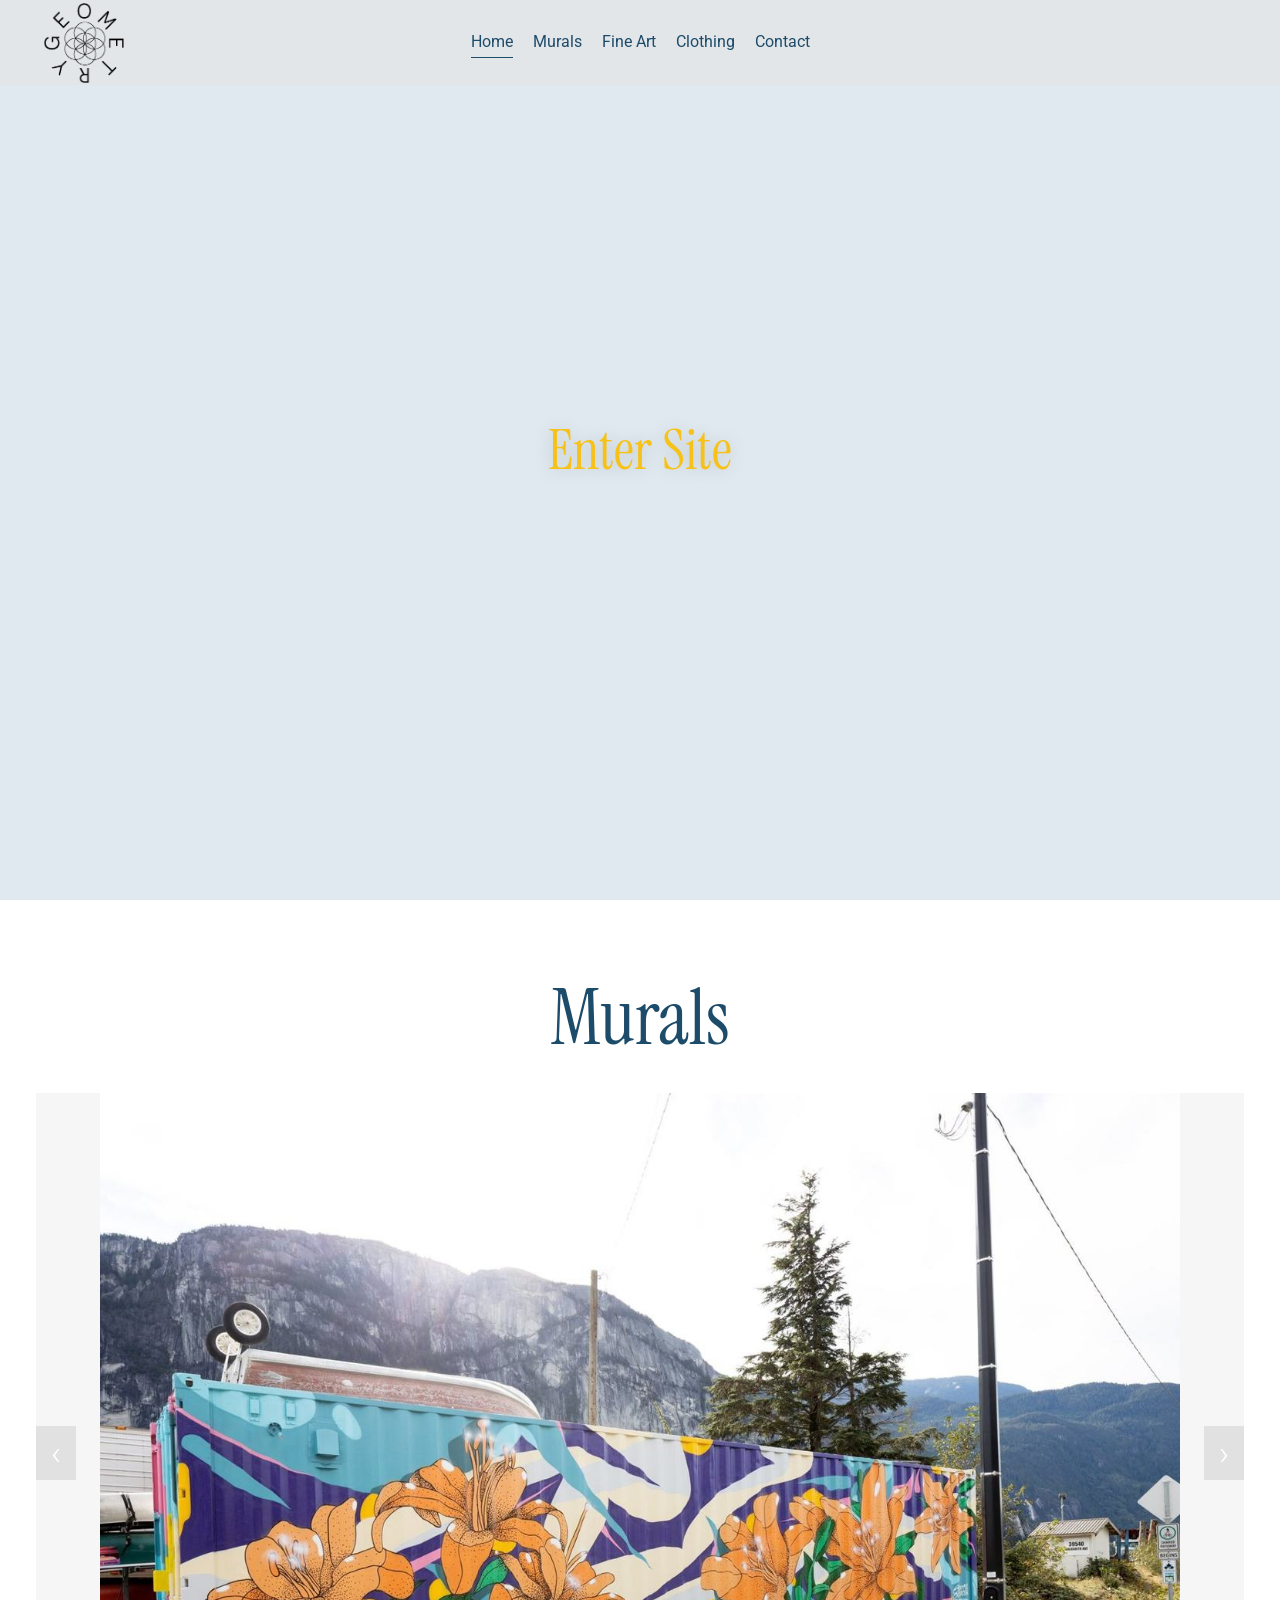
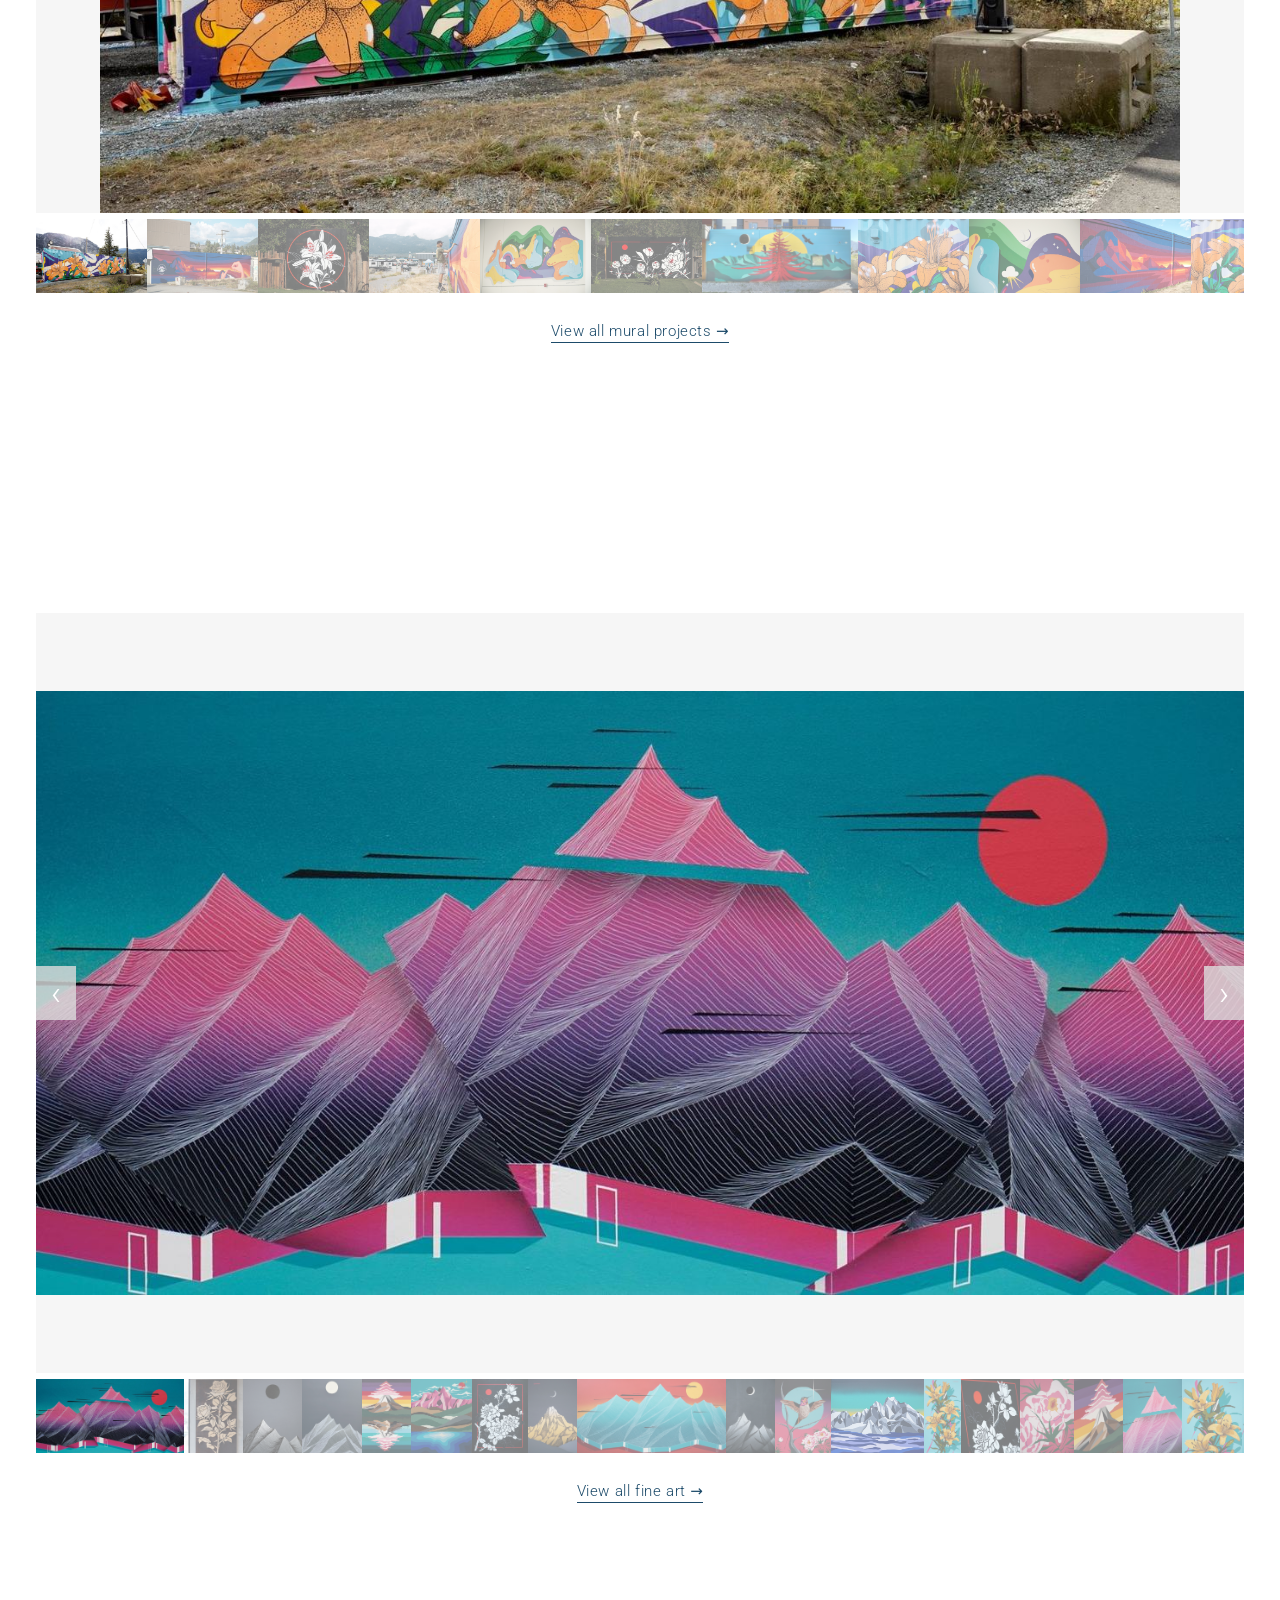
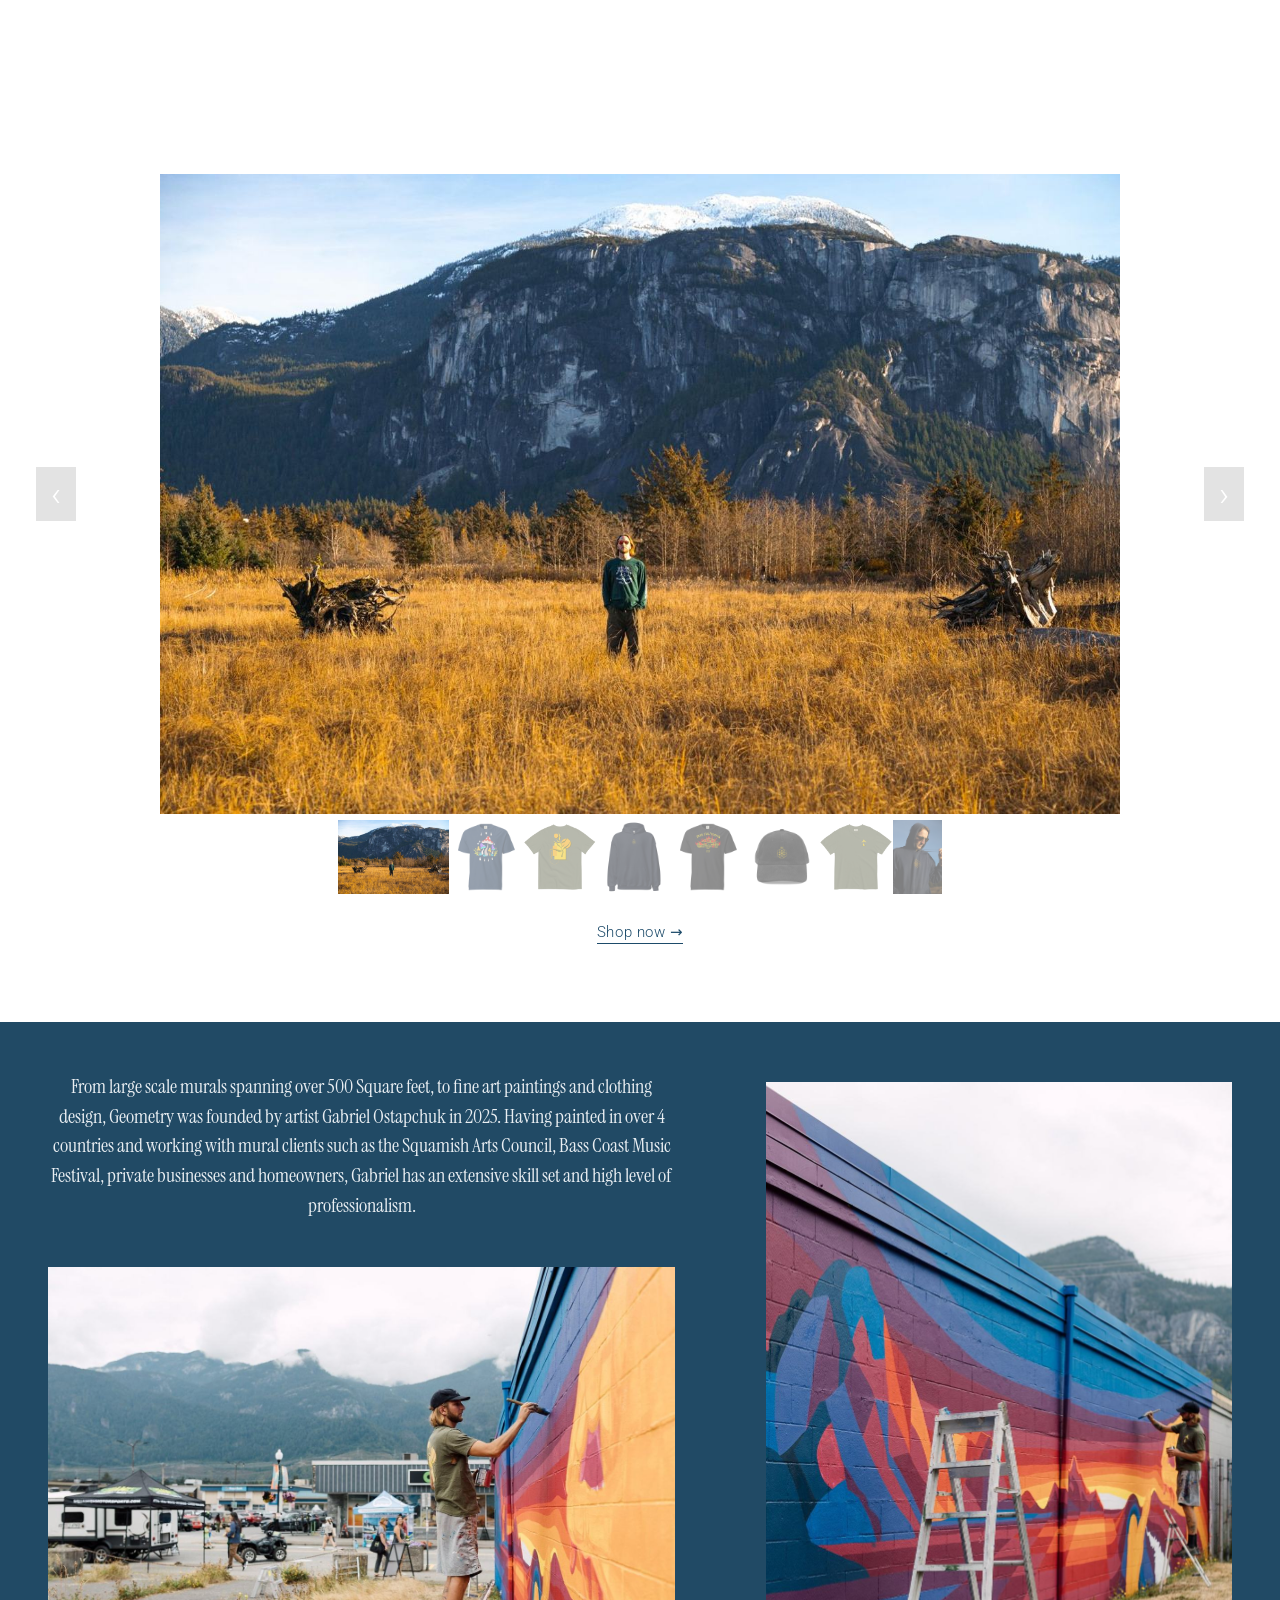
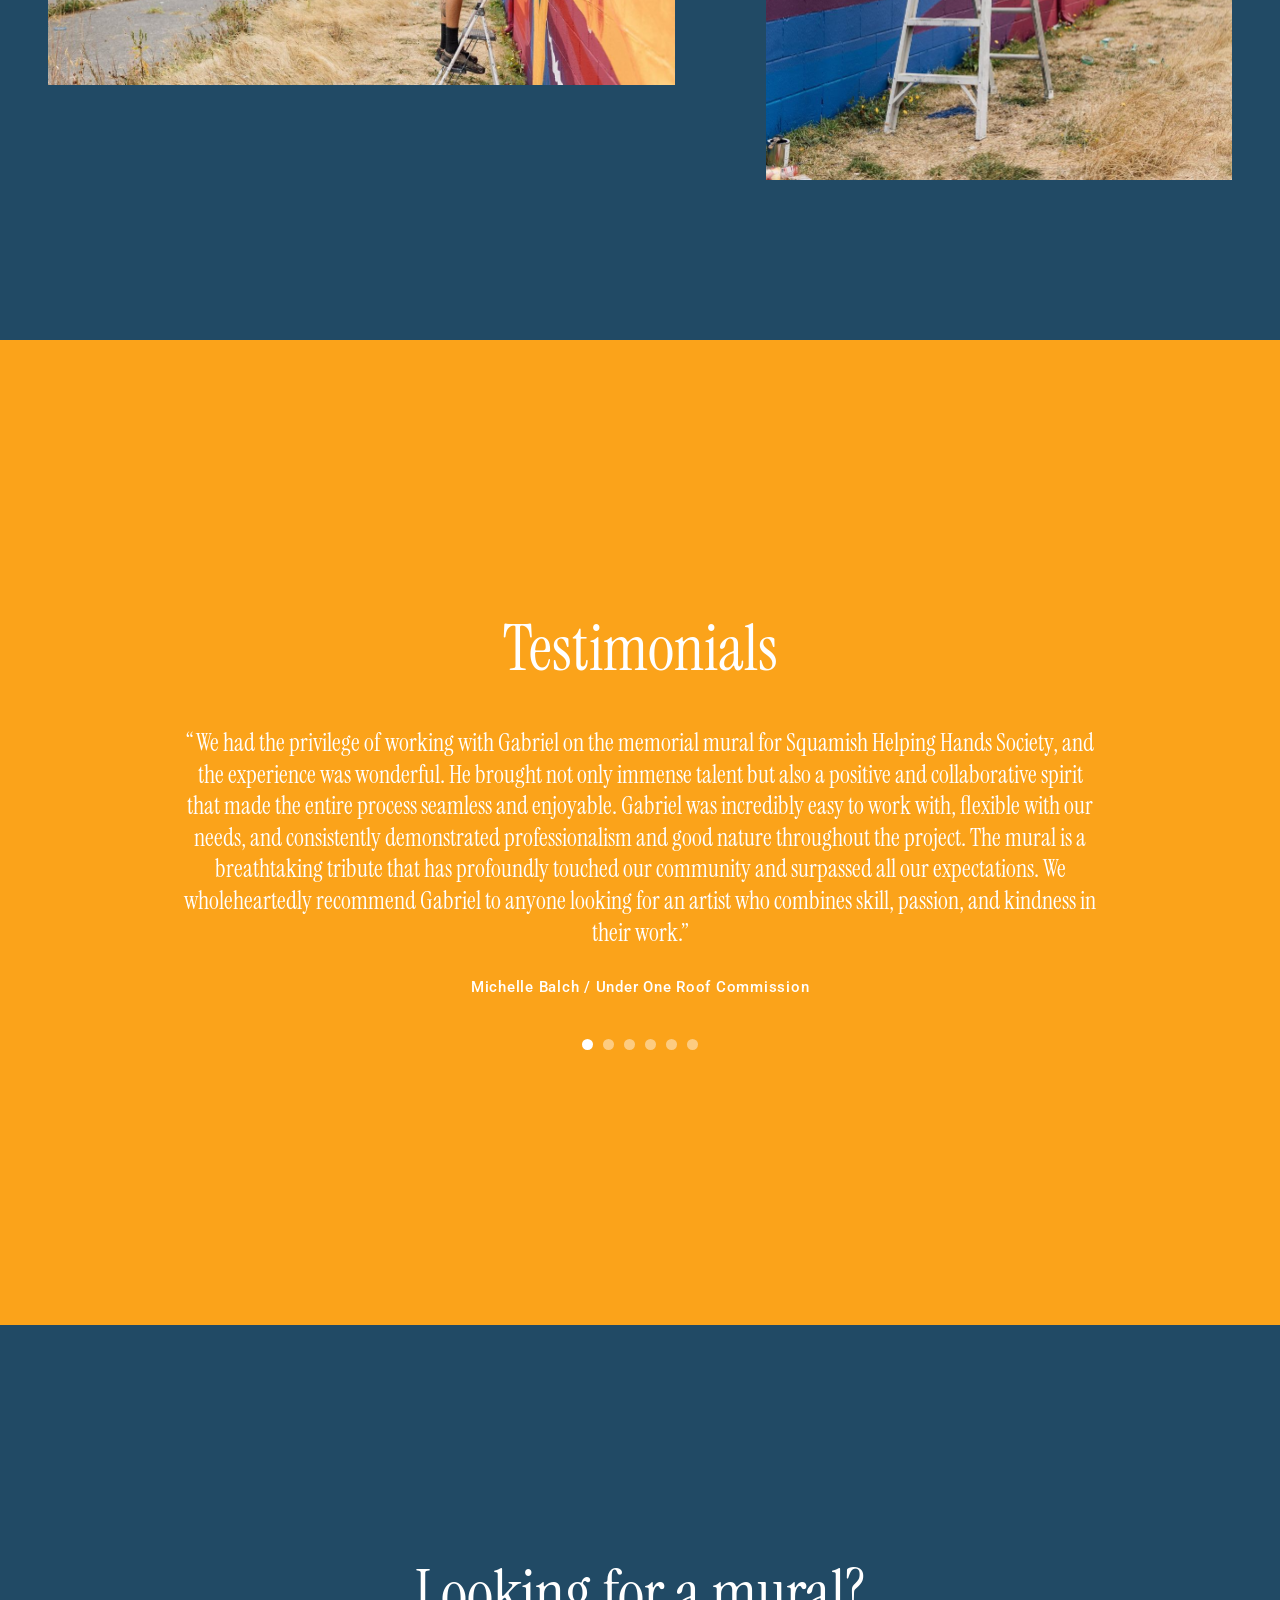
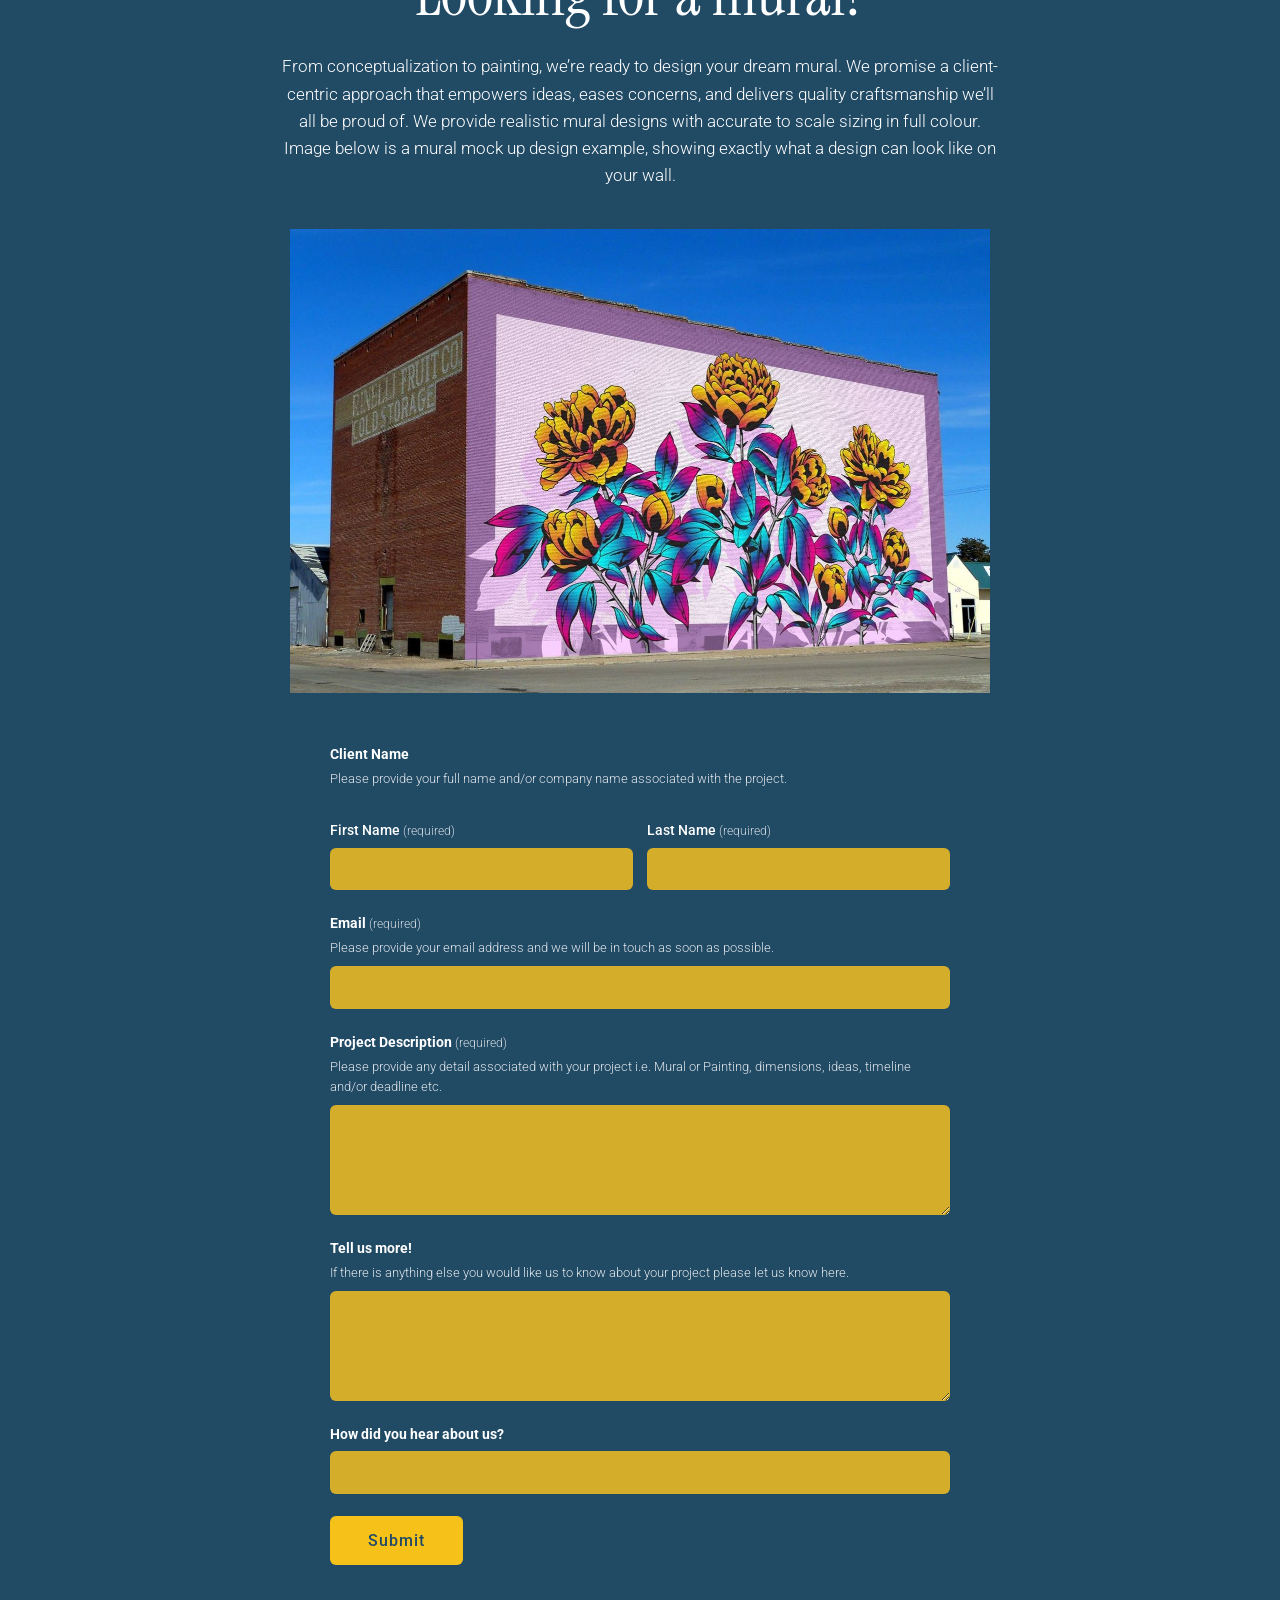
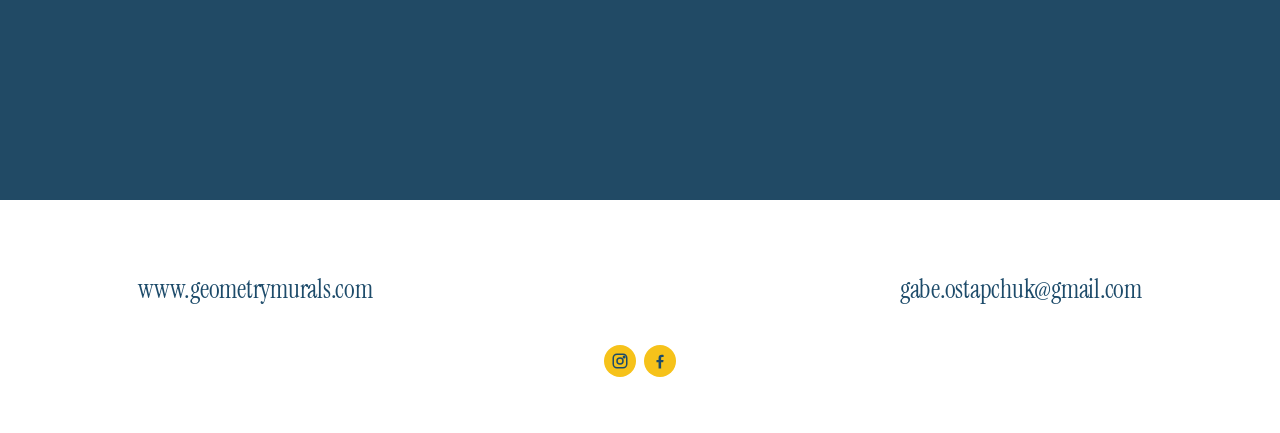
<file: index.html>
<!doctype html><html lang="en-CA"><head><meta charset="utf-8"><meta name="viewport" content="width=device-width,initial-scale=1">
<title>Geometry.222 | Murals, Fine Art &amp; Clothing by Gabriel Ostapchuk</title><meta name="description" content="Murals, fine art and clothing by Squamish artist Gabriel Ostapchuk. Large-scale spray paint and brush murals, paintings and apparel.">
<meta property="og:title" content="Geometry.222 | Murals, Fine Art &amp; Clothing by Gabriel Ostapchuk"><meta property="og:description" content="Murals, fine art and clothing by Squamish artist Gabriel Ostapchuk. Large-scale spray paint and brush murals, paintings and apparel."><meta property="og:type" content="website"><meta property="og:image" content="img/2e9089c59d.png">
<link rel="icon" href="img/2e9089c59d.png"><link rel="preconnect" href="https://fonts.googleapis.com"><link rel="preconnect" href="https://fonts.gstatic.com" crossorigin>
<link href="https://fonts.googleapis.com/css2?family=Instrument+Serif:ital@0;1&family=Roboto:wght@300;400;500&display=swap" rel="stylesheet">
<link rel="stylesheet" href="style.css?v=6"></head><body>
<header class="hdr"><a class="logo" href="index.html" aria-label="Geometry.222"><img src="img/2e9089c59d.png" alt="Geometry logo"></a>
<nav class="nav"><a href="index.html" class="on">Home</a><a href="murals.html">Murals</a><a href="fine-art.html">Fine Art</a><a href="clothing.html">Clothing</a><a href="contact.html">Contact</a></nav><button class="burger" aria-label="Menu"><i></i><i></i></button></header>
<div class="mnav"><a href="index.html" class="on">Home</a><a href="murals.html">Murals</a><a href="fine-art.html">Fine Art</a><a href="clothing.html">Clothing</a><a href="contact.html">Contact</a></div><main><section class="hero"><video autoplay muted loop playsinline preload="auto"><source src="video/hero.mp4" type="video/mp4"></video><a class="enter" href="#murals">Enter Site</a></section>
<section class="blk" id="murals"><h2><a class="h2l" href="murals.html">Murals</a></h2><div class="slider wide"><div class="stage"><button class="pv" aria-label="Previous">&#8249;</button><div class="slides"><img src="img/8e6ee3b9ad.jpg" alt="Geometry mural" loading="eager"><img src="img/251cbb735c.jpg" alt="Geometry mural" loading="lazy"><img src="img/ac3a0b5056.jpg" alt="Geometry mural" loading="lazy"><img src="img/98f8b365a4.jpg" alt="Geometry mural" loading="lazy"><img src="img/ad98ad7a95.jpg" alt="Geometry mural" loading="lazy"><img src="img/17ce5c2a97.jpg" alt="Geometry mural" loading="lazy"><img src="img/00283a612f.jpg" alt="Geometry mural" loading="lazy"><img src="img/8a1ab4ad2a.jpg" alt="Geometry mural" loading="lazy"><img src="img/1394a707ec.jpg" alt="Geometry mural" loading="lazy"><img src="img/f239d78bf4.jpg" alt="Geometry mural" loading="lazy"><img src="img/6c3ed34ff9.jpg" alt="Geometry mural" loading="lazy"><img src="img/c1462c65fc.jpg" alt="Geometry mural" loading="lazy"><img src="img/a9ce3fecc6.jpg" alt="Geometry mural" loading="lazy"></div><button class="nx" aria-label="Next">&#8250;</button></div><div class="thumbs"><button class="th" aria-label="Image 1"><img src="img/8e6ee3b9ad.jpg" alt="" loading="lazy"></button><button class="th" aria-label="Image 2"><img src="img/251cbb735c.jpg" alt="" loading="lazy"></button><button class="th" aria-label="Image 3"><img src="img/ac3a0b5056.jpg" alt="" loading="lazy"></button><button class="th" aria-label="Image 4"><img src="img/98f8b365a4.jpg" alt="" loading="lazy"></button><button class="th" aria-label="Image 5"><img src="img/ad98ad7a95.jpg" alt="" loading="lazy"></button><button class="th" aria-label="Image 6"><img src="img/17ce5c2a97.jpg" alt="" loading="lazy"></button><button class="th" aria-label="Image 7"><img src="img/00283a612f.jpg" alt="" loading="lazy"></button><button class="th" aria-label="Image 8"><img src="img/8a1ab4ad2a.jpg" alt="" loading="lazy"></button><button class="th" aria-label="Image 9"><img src="img/1394a707ec.jpg" alt="" loading="lazy"></button><button class="th" aria-label="Image 10"><img src="img/f239d78bf4.jpg" alt="" loading="lazy"></button><button class="th" aria-label="Image 11"><img src="img/6c3ed34ff9.jpg" alt="" loading="lazy"></button><button class="th" aria-label="Image 12"><img src="img/c1462c65fc.jpg" alt="" loading="lazy"></button><button class="th" aria-label="Image 13"><img src="img/a9ce3fecc6.jpg" alt="" loading="lazy"></button></div></div><p class="more"><a href="murals.html">View all mural projects &rarr;</a></p></section>
<section class="blk" id="fine-art"><h2><a class="h2l" href="fine-art.html">Fine Art</a></h2><div class="slider art"><div class="stage"><button class="pv" aria-label="Previous">&#8249;</button><div class="slides"><img src="img/f66cb3f482.jpg" alt="Geometry fine art painting" loading="eager"><img src="img/a36e09ffbd.jpg" alt="Geometry fine art painting" loading="lazy"><img src="img/9fe523504e.jpg" alt="Geometry fine art painting" loading="lazy"><img src="img/d8a3b2f183.jpg" alt="Geometry fine art painting" loading="lazy"><img src="img/50313b2250.jpg" alt="Geometry fine art painting" loading="lazy"><img src="img/d08ec250e8.jpg" alt="Geometry fine art painting" loading="lazy"><img src="img/294121cf64.jpg" alt="Geometry fine art painting" loading="lazy"><img src="img/71ee8545bf.jpg" alt="Geometry fine art painting" loading="lazy"><img src="img/b17c6de48a.jpg" alt="Geometry fine art painting" loading="lazy"><img src="img/83eb1f4610.jpg" alt="Geometry fine art painting" loading="lazy"><img src="img/3fd719e980.jpg" alt="Geometry fine art painting" loading="lazy"><img src="img/4db630694e.jpg" alt="Geometry fine art painting" loading="lazy"><img src="img/3a6fbbe6fa.jpg" alt="Geometry fine art painting" loading="lazy"><img src="img/abdb96770b.jpg" alt="Geometry fine art painting" loading="lazy"><img src="img/4b026a7d07.jpg" alt="Geometry fine art painting" loading="lazy"><img src="img/458b06740e.jpg" alt="Geometry fine art painting" loading="lazy"><img src="img/78928865cf.jpg" alt="Geometry fine art painting" loading="lazy"><img src="img/04f3f76c2a.jpg" alt="Geometry fine art painting" loading="lazy"><img src="img/0eda2a8f0b.jpg" alt="Geometry fine art painting" loading="lazy"><img src="img/bcc48270e3.jpg" alt="Geometry fine art painting" loading="lazy"><img src="img/b1821872a5.jpg" alt="Geometry fine art painting" loading="lazy"><img src="img/747339466a.jpg" alt="Geometry fine art painting" loading="lazy"><img src="img/a25c4d3da7.jpg" alt="Geometry fine art painting" loading="lazy"></div><button class="nx" aria-label="Next">&#8250;</button></div><div class="thumbs"><button class="th" aria-label="Image 1"><img src="img/f66cb3f482.jpg" alt="" loading="lazy"></button><button class="th" aria-label="Image 2"><img src="img/a36e09ffbd.jpg" alt="" loading="lazy"></button><button class="th" aria-label="Image 3"><img src="img/9fe523504e.jpg" alt="" loading="lazy"></button><button class="th" aria-label="Image 4"><img src="img/d8a3b2f183.jpg" alt="" loading="lazy"></button><button class="th" aria-label="Image 5"><img src="img/50313b2250.jpg" alt="" loading="lazy"></button><button class="th" aria-label="Image 6"><img src="img/d08ec250e8.jpg" alt="" loading="lazy"></button><button class="th" aria-label="Image 7"><img src="img/294121cf64.jpg" alt="" loading="lazy"></button><button class="th" aria-label="Image 8"><img src="img/71ee8545bf.jpg" alt="" loading="lazy"></button><button class="th" aria-label="Image 9"><img src="img/b17c6de48a.jpg" alt="" loading="lazy"></button><button class="th" aria-label="Image 10"><img src="img/83eb1f4610.jpg" alt="" loading="lazy"></button><button class="th" aria-label="Image 11"><img src="img/3fd719e980.jpg" alt="" loading="lazy"></button><button class="th" aria-label="Image 12"><img src="img/4db630694e.jpg" alt="" loading="lazy"></button><button class="th" aria-label="Image 13"><img src="img/3a6fbbe6fa.jpg" alt="" loading="lazy"></button><button class="th" aria-label="Image 14"><img src="img/abdb96770b.jpg" alt="" loading="lazy"></button><button class="th" aria-label="Image 15"><img src="img/4b026a7d07.jpg" alt="" loading="lazy"></button><button class="th" aria-label="Image 16"><img src="img/458b06740e.jpg" alt="" loading="lazy"></button><button class="th" aria-label="Image 17"><img src="img/78928865cf.jpg" alt="" loading="lazy"></button><button class="th" aria-label="Image 18"><img src="img/04f3f76c2a.jpg" alt="" loading="lazy"></button><button class="th" aria-label="Image 19"><img src="img/0eda2a8f0b.jpg" alt="" loading="lazy"></button><button class="th" aria-label="Image 20"><img src="img/bcc48270e3.jpg" alt="" loading="lazy"></button><button class="th" aria-label="Image 21"><img src="img/b1821872a5.jpg" alt="" loading="lazy"></button><button class="th" aria-label="Image 22"><img src="img/747339466a.jpg" alt="" loading="lazy"></button><button class="th" aria-label="Image 23"><img src="img/a25c4d3da7.jpg" alt="" loading="lazy"></button></div></div><p class="more"><a href="fine-art.html">View all fine art &rarr;</a></p></section>
<section class="blk" id="clothing"><h2><a class="h2l" href="clothing.html">Clothing</a></h2><div class="slider shop"><div class="stage"><button class="pv" aria-label="Previous">&#8249;</button><div class="slides"><img src="img/f029f02c60.jpg" alt="Geometry clothing" loading="eager"><img src="img/d019e571fc.png" alt="Geometry clothing" loading="lazy"><img src="img/87a0f102a5.png" alt="Geometry clothing" loading="lazy"><img src="img/2f40d0c801.png" alt="Geometry clothing" loading="lazy"><img src="img/0f40917d5e.png" alt="Geometry clothing" loading="lazy"><img src="img/69c5637ff8.png" alt="Geometry clothing" loading="lazy"><img src="img/09cb1844ba.png" alt="Geometry clothing" loading="lazy"><img src="img/a05cecccf9.jpg" alt="Geometry clothing" loading="lazy"></div><button class="nx" aria-label="Next">&#8250;</button></div><div class="thumbs"><button class="th" aria-label="Image 1"><img src="img/f029f02c60.jpg" alt="" loading="lazy"></button><button class="th" aria-label="Image 2"><img src="img/d019e571fc.png" alt="" loading="lazy"></button><button class="th" aria-label="Image 3"><img src="img/87a0f102a5.png" alt="" loading="lazy"></button><button class="th" aria-label="Image 4"><img src="img/2f40d0c801.png" alt="" loading="lazy"></button><button class="th" aria-label="Image 5"><img src="img/0f40917d5e.png" alt="" loading="lazy"></button><button class="th" aria-label="Image 6"><img src="img/69c5637ff8.png" alt="" loading="lazy"></button><button class="th" aria-label="Image 7"><img src="img/09cb1844ba.png" alt="" loading="lazy"></button><button class="th" aria-label="Image 8"><img src="img/a05cecccf9.jpg" alt="" loading="lazy"></button></div></div><p class="more"><a href="https://geometry.bigcartel.com/" target="_blank" rel="noopener">Shop now &rarr;</a></p></section>
<section class="about dark"><div class="agrid"><div class="acl"><p class="lede">From large scale murals spanning over 500 Square feet, to fine art paintings and clothing design, Geometry was founded by artist Gabriel Ostapchuk in 2025. Having painted in over 4 countries and working with mural clients such as the Squamish Arts Council, Bass Coast Music Festival, private businesses and homeowners, Gabriel has an extensive skill set and high level of professionalism.</p><img src="img/63d71bdfb4.jpg" alt="Gabriel Ostapchuk painting a mural" loading="lazy"><p class="lede">He has participated in gallery exhibits displaying his fine art paintings in galleries such as the Outsiders and Others gallery in Vancouver, BC and the BassCamp Gallery at the Shambhala Music Festival. Utilizing a combination of spray paint, brushes, markers and other tools, Gabriel creates bold, vibrant, abstract and surreal works.</p></div><div class="acr"><img src="img/3e38bef4db.jpg" alt="Mural by Gabriel Ostapchuk" loading="lazy"></div></div></section>
<section class="tst"><div class="in"><h2>Testimonials</h2><div class="tslides"><figure class="t on"><blockquote>&ldquo;We had the privilege of working with Gabriel on the memorial mural for Squamish Helping Hands Society, and the experience was wonderful. He brought not only immense talent but also a positive and collaborative spirit that made the entire process seamless and enjoyable.  Gabriel was incredibly easy to work with, flexible with our needs, and consistently demonstrated professionalism and good nature throughout the project. The mural is a breathtaking tribute that has profoundly touched our community and surpassed all our expectations.  We wholeheartedly recommend Gabriel to anyone looking for an artist who combines skill, passion, and kindness in their work.&rdquo;</blockquote><figcaption>Michelle Balch / Under One Roof Commission</figcaption></figure><figure class="t"><blockquote>&ldquo;We couldn’t be happier with the vibrant, abstract, and timeless mural that Gabriel Ostapchuk created for Cloud Gymnastics! He was a pleasure to work with—patient, collaborative, and skilled at translating my non-artist ideas into a cohesive design. The result exceeded our expectations. We get constant compliments on how the mural pops with a 3D effect—many people can’t believe it’s actually painted!&rdquo;</blockquote><figcaption>Olivia Fadden / Cloud Gymnastics Commission</figcaption></figure><figure class="t"><blockquote>&ldquo;I couldn’t be happier with the incredible work Gabe did on the mural we commissioned for our workshop. He brought our space to life using his distinctive spray paint style, blending our brand colors perfectly with his artistic flair. The mural has transformed the workshop into a vibrant, eye-catching piece that people comment on almost every day. Also he made sure it was really durable which is essential as it&#x27;s a high traffic area. Gabe was professional, creative, and truly passionate about his craft—highly recommended!&rdquo;</blockquote><figcaption>Oscar Radevsky / Create Makerspace Commission</figcaption></figure><figure class="t"><blockquote>&ldquo;Having Gabriel bring his art into our space felt like more than just decoration; it felt like a piece of his story became part of ours. Watching him work, seeing the intention behind every line and color, was honestly just cool to witness. The final result blew us away, and it means even more knowing the hands and heart behind it.&rdquo;</blockquote><figcaption>Stuart Gold / Mural Commission</figcaption></figure><figure class="t"><blockquote>&ldquo;Gabe brought real professionalism and sharp spray skills to our venue’s mural project. He delivered high-quality work on time and with great attention to detail. His commitment to both craft and community truly stands out.&rdquo;</blockquote><figcaption>Liesl Petersen / Trickster’s Hideout Commission</figcaption></figure><figure class="t"><blockquote>&ldquo;Gabe was professional and compassionate in his work.  His timeline and quote were accurate and delivered on time.  He listened to our needs and incorporated them into our incredible memorial mural.  This spot provides hopeful solace to many who would other wise have nowhere to honour their loved ones. His active listening and collaborative spirit were his greatest assets.&rdquo;</blockquote><figcaption>Lori Pyne / Squamish Helping Hands Commission</figcaption></figure></div><div class="tdots"></div></div></section><section class="cta dark" id="contact"><div class="in"><h2>Looking for a mural?</h2><p>From conceptualization to painting, we&rsquo;re ready to design your dream mural. We promise a client-centric approach that empowers ideas, eases concerns, and delivers quality craftsmanship we&rsquo;ll all be proud of. We provide realistic mural designs with accurate to scale sizing in full colour. Image below is a mural mock up design example, showing exactly what a design can look like on your wall.</p><img class="mock" src="img/b785bf11bb.jpg" alt="Mural mock up design example" loading="lazy"><form class="cf" data-to="gabe.ostapchuk@gmail.com"><label><b>Client Name</b><small>Please provide your full name and/or company name associated with the project.</small></label>
<div class="row"><label>First Name <em>(required)</em><input name="fname" required></label><label>Last Name <em>(required)</em><input name="lname" required></label></div>
<label><b>Email</b> <em>(required)</em><small>Please provide your email address and we will be in touch as soon as possible.</small><input type="email" name="email" required></label>
<label><b>Project Description</b> <em>(required)</em><small>Please provide any detail associated with your project i.e. Mural or Painting, dimensions, ideas, timeline and/or deadline etc.</small><textarea name="msg" rows="4" required></textarea></label>
<label><b>Tell us more!</b><small>If there is anything else you would like us to know about your project please let us know here.</small><textarea name="more" rows="4"></textarea></label>
<label><b>How did you hear about us?</b><input name="how"></label><button type="submit">Submit</button><p class="fm" hidden></p></form></div></section></main><footer class="ftr"><div class="frow2"><a class="fl" href="index.html">www.geometrymurals.com</a><a class="fl" href="mailto:gabe.ostapchuk@gmail.com">gabe.ostapchuk@gmail.com</a></div><div class="soc"><a href="https://instagram.com/gabrielostapchuk" aria-label="Instagram" target="_blank" rel="noopener"><svg style="fill:none" viewBox="0 0 24 24" stroke="currentColor" stroke-width="2"><rect x="3" y="3" width="18" height="18" rx="5"/><circle cx="12" cy="12" r="4"/><circle cx="17.5" cy="6.5" r="1" fill="currentColor"/></svg></a>
<a href="https://www.facebook.com/share/1A2w7A9L6W/?mibextid=wwXIfr" aria-label="Facebook" target="_blank" rel="noopener"><svg viewBox="0 0 24 24"><path d="M13.5 22v-8.2h2.8l.4-3.3h-3.2V8.4c0-.9.3-1.6 1.6-1.6h1.7V3.9c-.3 0-1.3-.1-2.5-.1-2.5 0-4.2 1.5-4.2 4.3v2.4H7.3v3.3h2.8V22h3.4z"/></svg></a></div></footer>
<div class="lb" id="lb"><button class="x" aria-label="Close">&times;</button><button class="pv" aria-label="Previous">&#8249;</button><img alt=""><button class="nx" aria-label="Next">&#8250;</button></div>
<script src="site.js?v=6"></script>
<!-- Cloudflare Web Analytics --><script defer src='https://static.cloudflareinsights.com/beacon.min.js' data-cf-beacon='{"token": "8607a997a7de49348af87b3bab6538d5"}'></script><!-- End Cloudflare Web Analytics -->
</body></html>
</file>
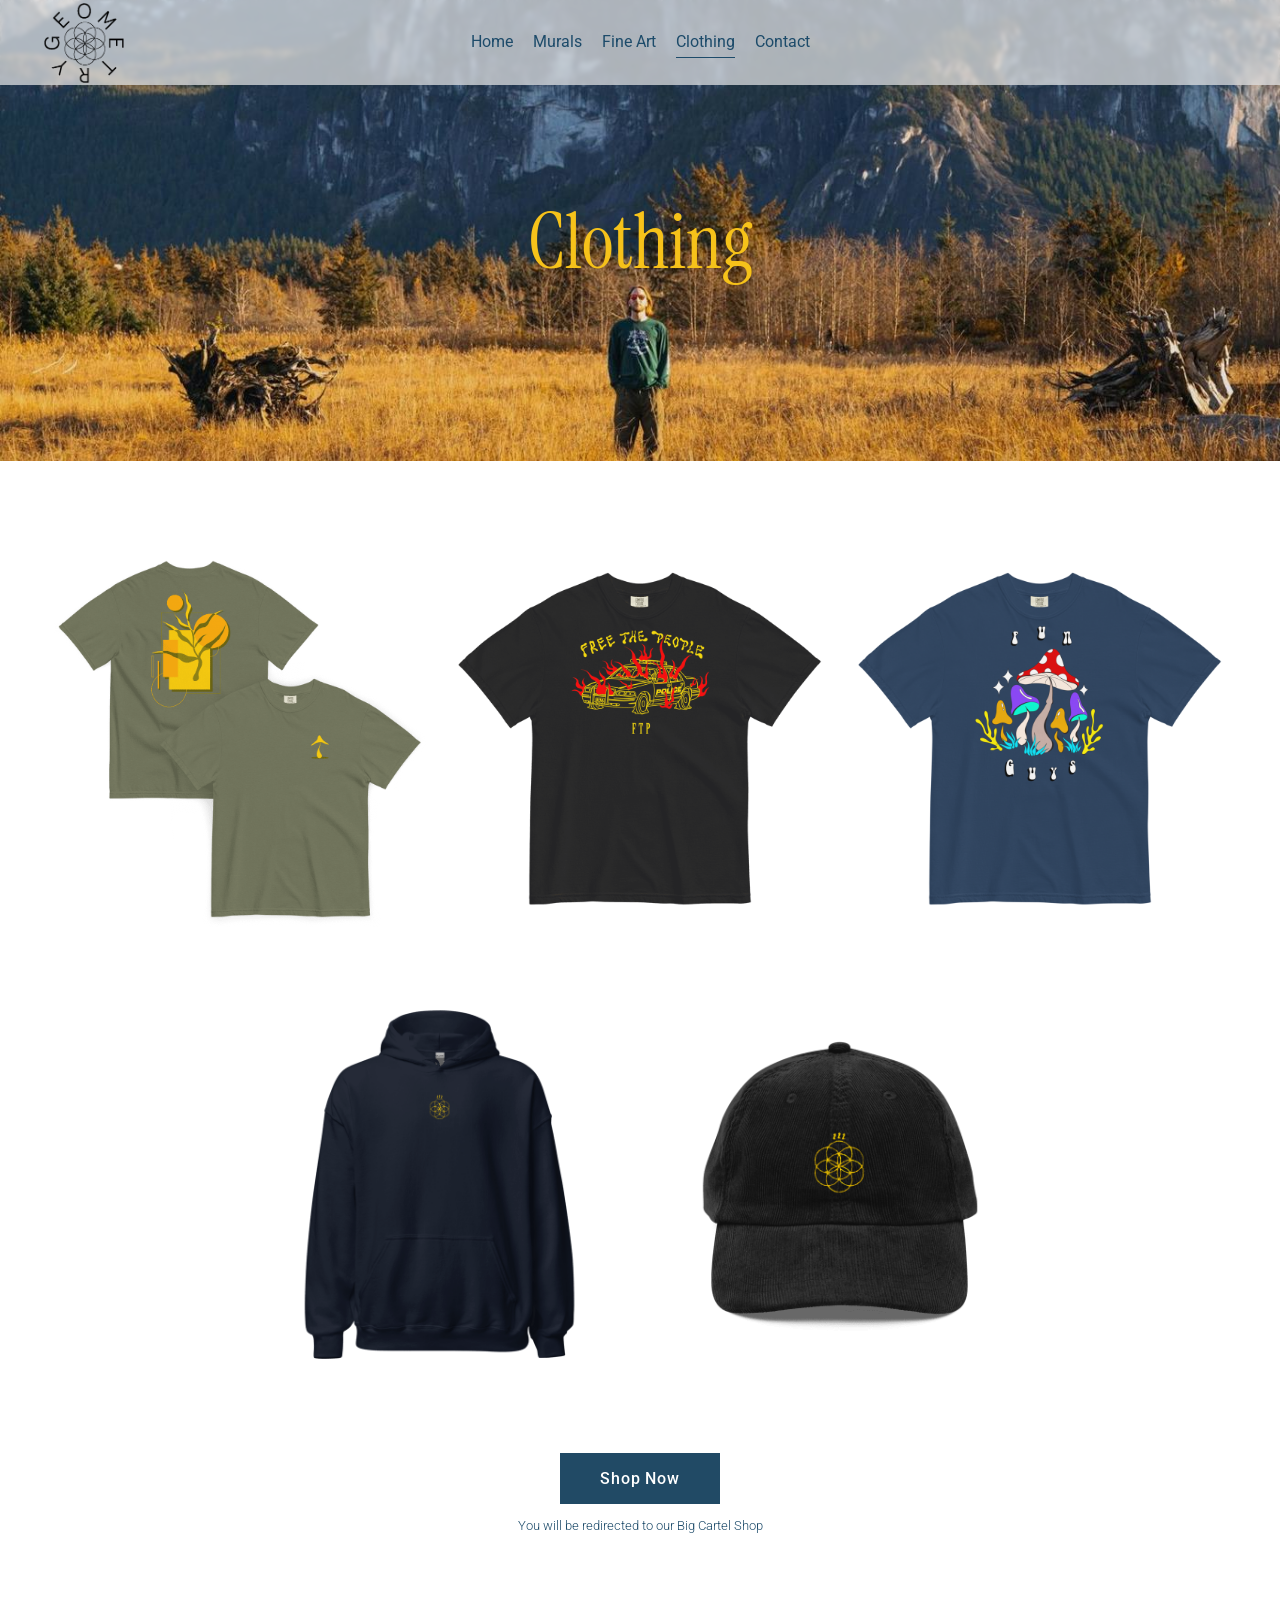
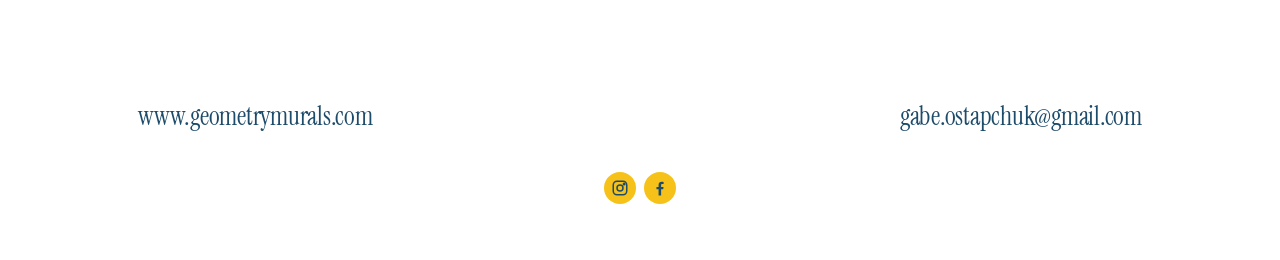
<file: clothing.html>
<!doctype html><html lang="en-CA"><head><meta charset="utf-8"><meta name="viewport" content="width=device-width,initial-scale=1">
<title>Clothing | Geometry.222</title><meta name="description" content="Geometry apparel: tees, hoodies and caps with original artwork by Gabriel Ostapchuk.">
<meta property="og:title" content="Clothing | Geometry.222"><meta property="og:description" content="Geometry apparel: tees, hoodies and caps with original artwork by Gabriel Ostapchuk."><meta property="og:type" content="website"><meta property="og:image" content="img/2e9089c59d.png">
<link rel="icon" href="img/2e9089c59d.png"><link rel="preconnect" href="https://fonts.googleapis.com"><link rel="preconnect" href="https://fonts.gstatic.com" crossorigin>
<link href="https://fonts.googleapis.com/css2?family=Instrument+Serif:ital@0;1&family=Roboto:wght@300;400;500&display=swap" rel="stylesheet">
<link rel="stylesheet" href="style.css?v=6"></head><body>
<header class="hdr"><a class="logo" href="index.html" aria-label="Geometry.222"><img src="img/2e9089c59d.png" alt="Geometry logo"></a>
<nav class="nav"><a href="index.html">Home</a><a href="murals.html">Murals</a><a href="fine-art.html">Fine Art</a><a href="clothing.html" class="on">Clothing</a><a href="contact.html">Contact</a></nav><button class="burger" aria-label="Menu"><i></i><i></i></button></header>
<div class="mnav"><a href="index.html">Home</a><a href="murals.html">Murals</a><a href="fine-art.html">Fine Art</a><a href="clothing.html" class="on">Clothing</a><a href="contact.html">Contact</a></div><main><section class="banner"><div class="bimg" style="background-image:url(img/6239f73002.jpg)"></div><h1>Clothing</h1></section><section class="cl"><figure><img src="img/104f46f2a1.png" alt="Geometry clothing" loading="lazy"></figure><figure><img src="img/8bc75f6f2c.png" alt="Geometry clothing" loading="lazy"></figure><figure><img src="img/497bb71ecf.png" alt="Geometry clothing" loading="lazy"></figure><figure><img src="img/e722ba2e93.png" alt="Geometry clothing" loading="lazy"></figure><figure><img src="img/6d8ca0590c.png" alt="Geometry clothing" loading="lazy"></figure></section><section class="shopnow"><a class="btn" href="https://geometry.bigcartel.com/" target="_blank" rel="noopener">Shop Now</a><p class="small">You will be redirected to our Big Cartel Shop</p></section></main><footer class="ftr"><div class="frow2"><a class="fl" href="index.html">www.geometrymurals.com</a><a class="fl" href="mailto:gabe.ostapchuk@gmail.com">gabe.ostapchuk@gmail.com</a></div><div class="soc"><a href="https://instagram.com/gabrielostapchuk" aria-label="Instagram" target="_blank" rel="noopener"><svg style="fill:none" viewBox="0 0 24 24" stroke="currentColor" stroke-width="2"><rect x="3" y="3" width="18" height="18" rx="5"/><circle cx="12" cy="12" r="4"/><circle cx="17.5" cy="6.5" r="1" fill="currentColor"/></svg></a>
<a href="https://www.facebook.com/share/1A2w7A9L6W/?mibextid=wwXIfr" aria-label="Facebook" target="_blank" rel="noopener"><svg viewBox="0 0 24 24"><path d="M13.5 22v-8.2h2.8l.4-3.3h-3.2V8.4c0-.9.3-1.6 1.6-1.6h1.7V3.9c-.3 0-1.3-.1-2.5-.1-2.5 0-4.2 1.5-4.2 4.3v2.4H7.3v3.3h2.8V22h3.4z"/></svg></a></div></footer>
<div class="lb" id="lb"><button class="x" aria-label="Close">&times;</button><button class="pv" aria-label="Previous">&#8249;</button><img alt=""><button class="nx" aria-label="Next">&#8250;</button></div>
<script src="site.js?v=6"></script>
<!-- Cloudflare Web Analytics --><script defer src='https://static.cloudflareinsights.com/beacon.min.js' data-cf-beacon='{"token": "8607a997a7de49348af87b3bab6538d5"}'></script><!-- End Cloudflare Web Analytics -->
</body></html>
</file>
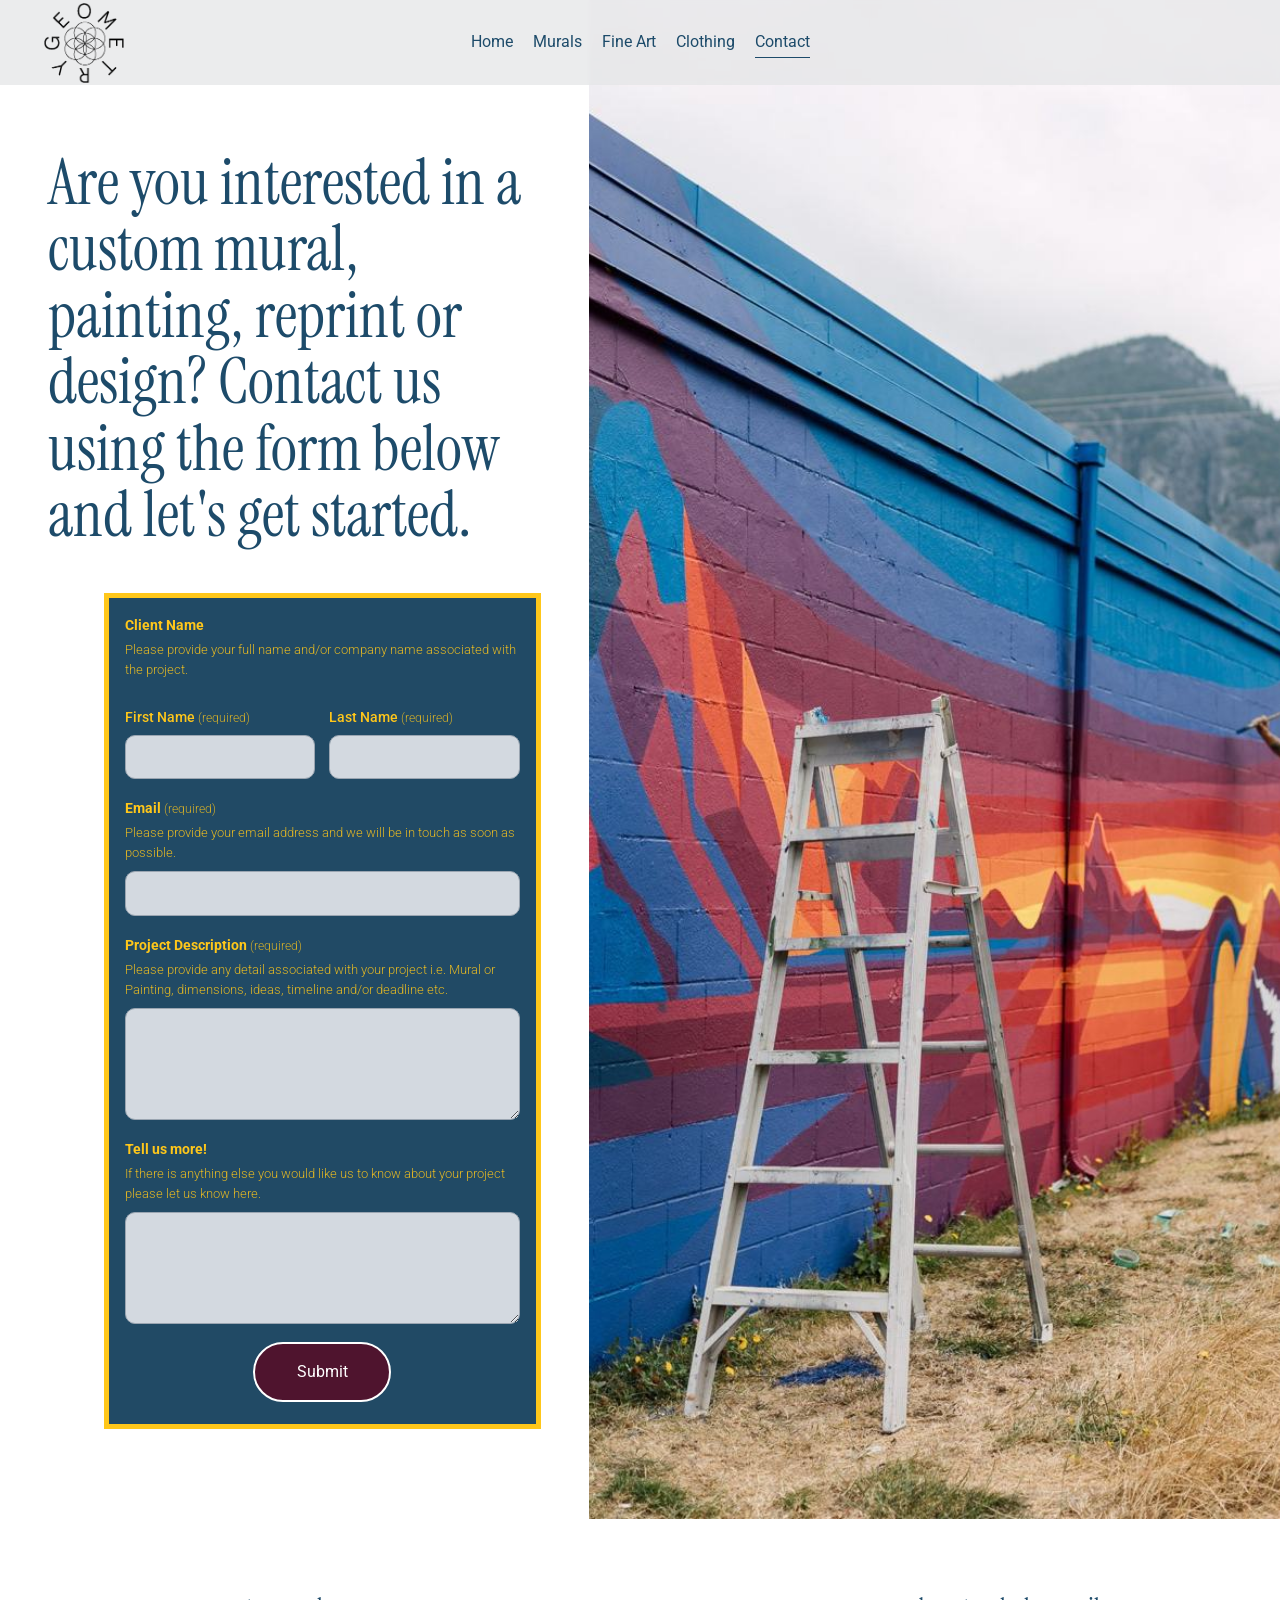
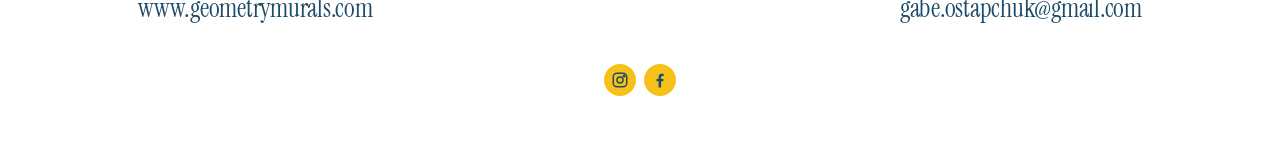
<file: contact.html>
<!doctype html><html lang="en-CA"><head><meta charset="utf-8"><meta name="viewport" content="width=device-width,initial-scale=1">
<title>Contact | Geometry.222</title><meta name="description" content="Get in touch with Geometry.222 about a custom mural, painting, reprint or design.">
<meta property="og:title" content="Contact | Geometry.222"><meta property="og:description" content="Get in touch with Geometry.222 about a custom mural, painting, reprint or design."><meta property="og:type" content="website"><meta property="og:image" content="img/2e9089c59d.png">
<link rel="icon" href="img/2e9089c59d.png"><link rel="preconnect" href="https://fonts.googleapis.com"><link rel="preconnect" href="https://fonts.gstatic.com" crossorigin>
<link href="https://fonts.googleapis.com/css2?family=Instrument+Serif:ital@0;1&family=Roboto:wght@300;400;500&display=swap" rel="stylesheet">
<link rel="stylesheet" href="style.css?v=6"></head><body>
<header class="hdr"><a class="logo" href="index.html" aria-label="Geometry.222"><img src="img/2e9089c59d.png" alt="Geometry logo"></a>
<nav class="nav"><a href="index.html">Home</a><a href="murals.html">Murals</a><a href="fine-art.html">Fine Art</a><a href="clothing.html">Clothing</a><a href="contact.html" class="on">Contact</a></nav><button class="burger" aria-label="Menu"><i></i><i></i></button></header>
<div class="mnav"><a href="index.html">Home</a><a href="murals.html">Murals</a><a href="fine-art.html">Fine Art</a><a href="clothing.html">Clothing</a><a href="contact.html" class="on">Contact</a></div><main><section class="ctw"><div class="ctl"><h1>Are you interested in a custom mural, painting, reprint or design? Contact us using the form below and let's get started.</h1>
<div class="cbox"><form class="cf" data-to="gabe.ostapchuk@gmail.com"><label><b>Client Name</b><small>Please provide your full name and/or company name associated with the project.</small></label>
<div class="row"><label>First Name <em>(required)</em><input name="fname" required></label><label>Last Name <em>(required)</em><input name="lname" required></label></div>
<label><b>Email</b> <em>(required)</em><small>Please provide your email address and we will be in touch as soon as possible.</small><input type="email" name="email" required></label>
<label><b>Project Description</b> <em>(required)</em><small>Please provide any detail associated with your project i.e. Mural or Painting, dimensions, ideas, timeline and/or deadline etc.</small><textarea name="msg" rows="4" required></textarea></label>
<label><b>Tell us more!</b><small>If there is anything else you would like us to know about your project please let us know here.</small><textarea name="more" rows="4"></textarea></label>
<button type="submit">Submit</button><p class="fm" hidden></p></form></div></div><div class="ctr"><img src="img/314931769c.jpg" alt="Gabriel Ostapchuk painting a mural"></div></section></main><footer class="ftr"><div class="frow2"><a class="fl" href="index.html">www.geometrymurals.com</a><a class="fl" href="mailto:gabe.ostapchuk@gmail.com">gabe.ostapchuk@gmail.com</a></div><div class="soc"><a href="https://instagram.com/gabrielostapchuk" aria-label="Instagram" target="_blank" rel="noopener"><svg style="fill:none" viewBox="0 0 24 24" stroke="currentColor" stroke-width="2"><rect x="3" y="3" width="18" height="18" rx="5"/><circle cx="12" cy="12" r="4"/><circle cx="17.5" cy="6.5" r="1" fill="currentColor"/></svg></a>
<a href="https://www.facebook.com/share/1A2w7A9L6W/?mibextid=wwXIfr" aria-label="Facebook" target="_blank" rel="noopener"><svg viewBox="0 0 24 24"><path d="M13.5 22v-8.2h2.8l.4-3.3h-3.2V8.4c0-.9.3-1.6 1.6-1.6h1.7V3.9c-.3 0-1.3-.1-2.5-.1-2.5 0-4.2 1.5-4.2 4.3v2.4H7.3v3.3h2.8V22h3.4z"/></svg></a></div></footer>
<div class="lb" id="lb"><button class="x" aria-label="Close">&times;</button><button class="pv" aria-label="Previous">&#8249;</button><img alt=""><button class="nx" aria-label="Next">&#8250;</button></div>
<script src="site.js?v=6"></script>
<!-- Cloudflare Web Analytics --><script defer src='https://static.cloudflareinsights.com/beacon.min.js' data-cf-beacon='{"token": "8607a997a7de49348af87b3bab6538d5"}'></script><!-- End Cloudflare Web Analytics -->
</body></html>
</file>
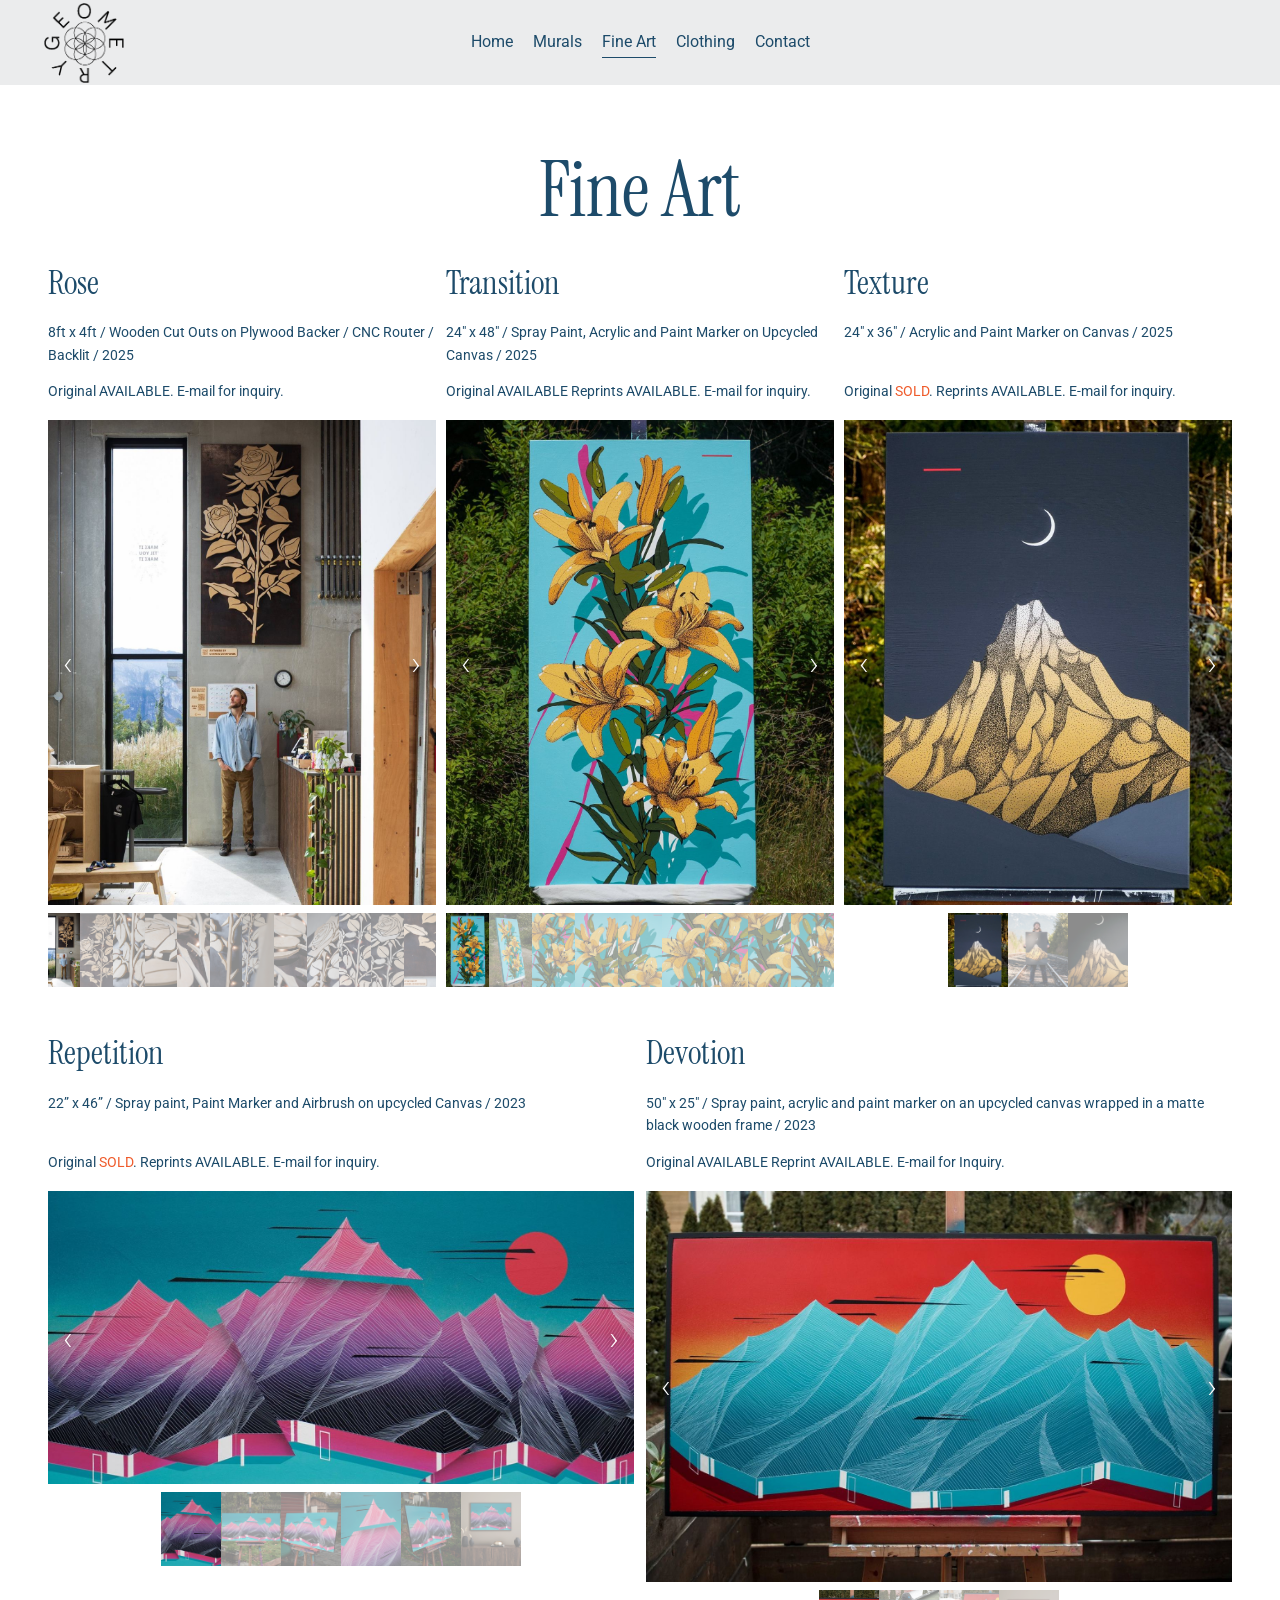
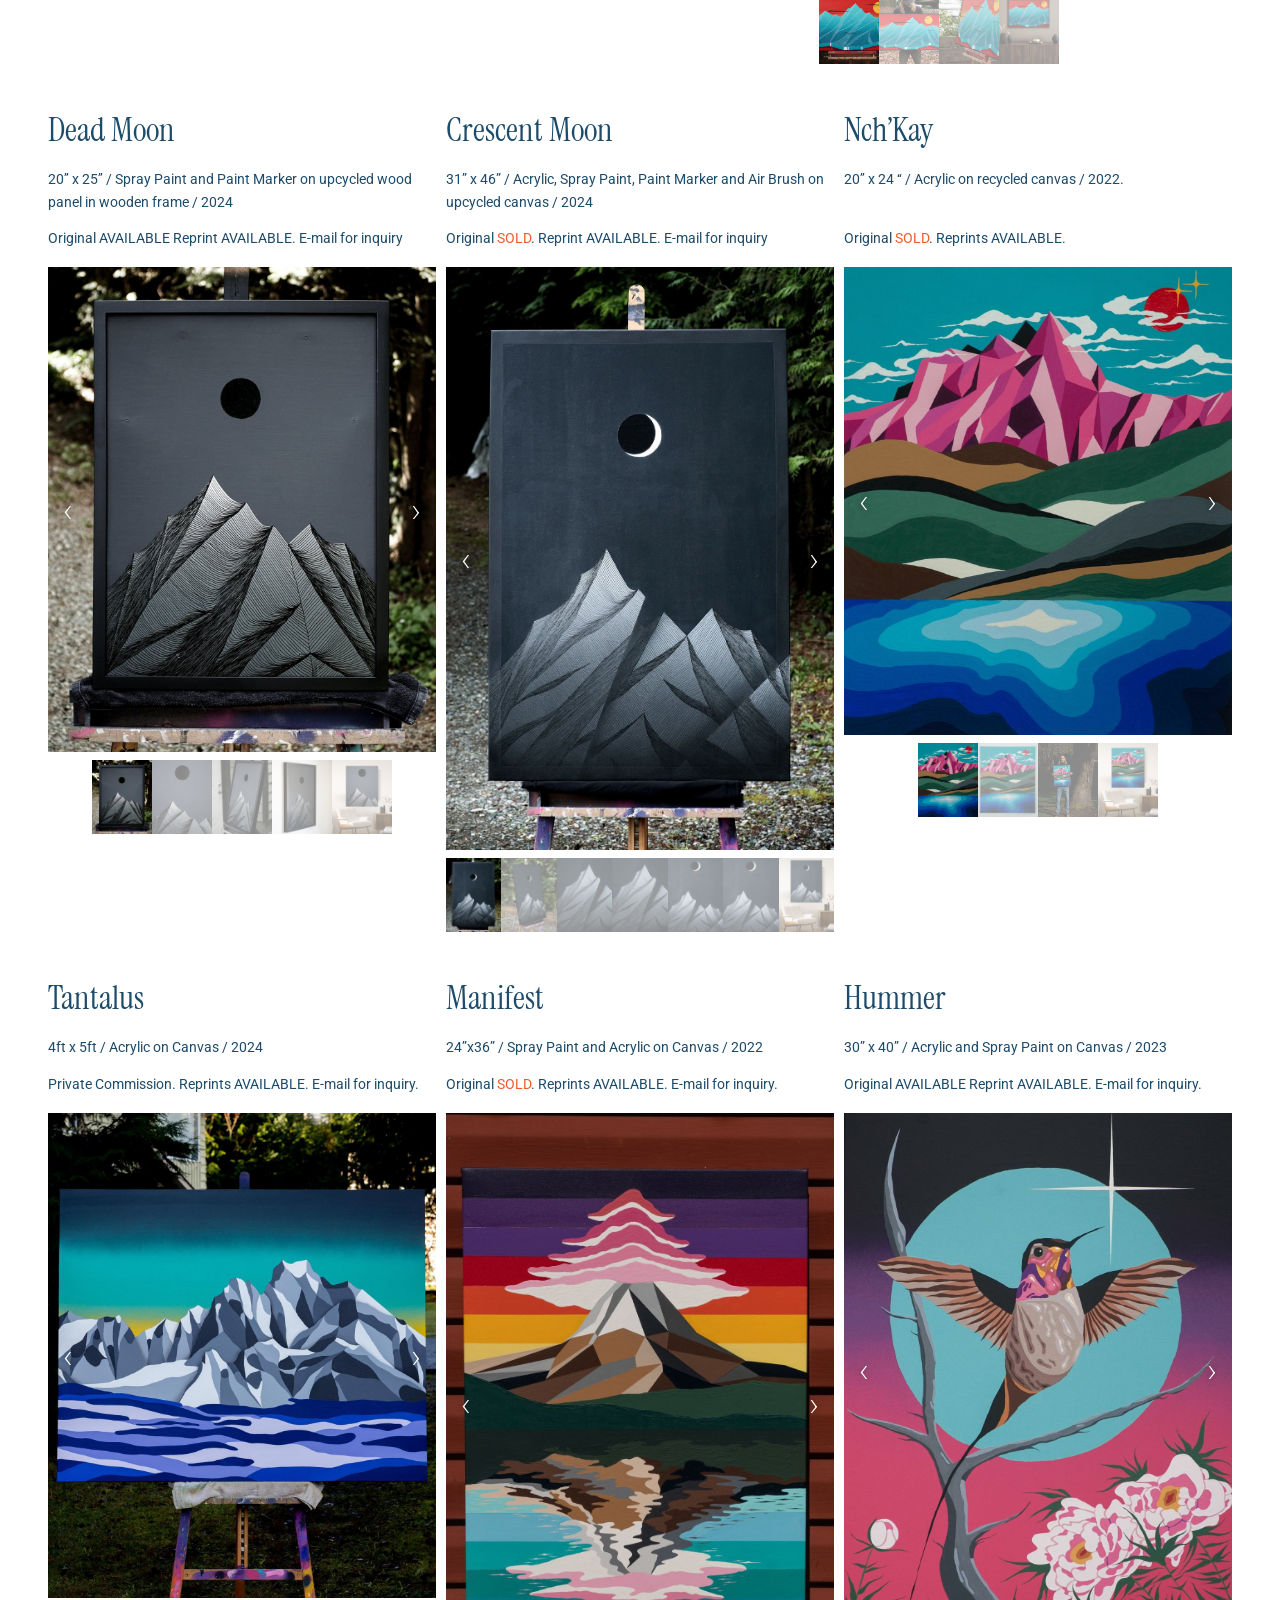
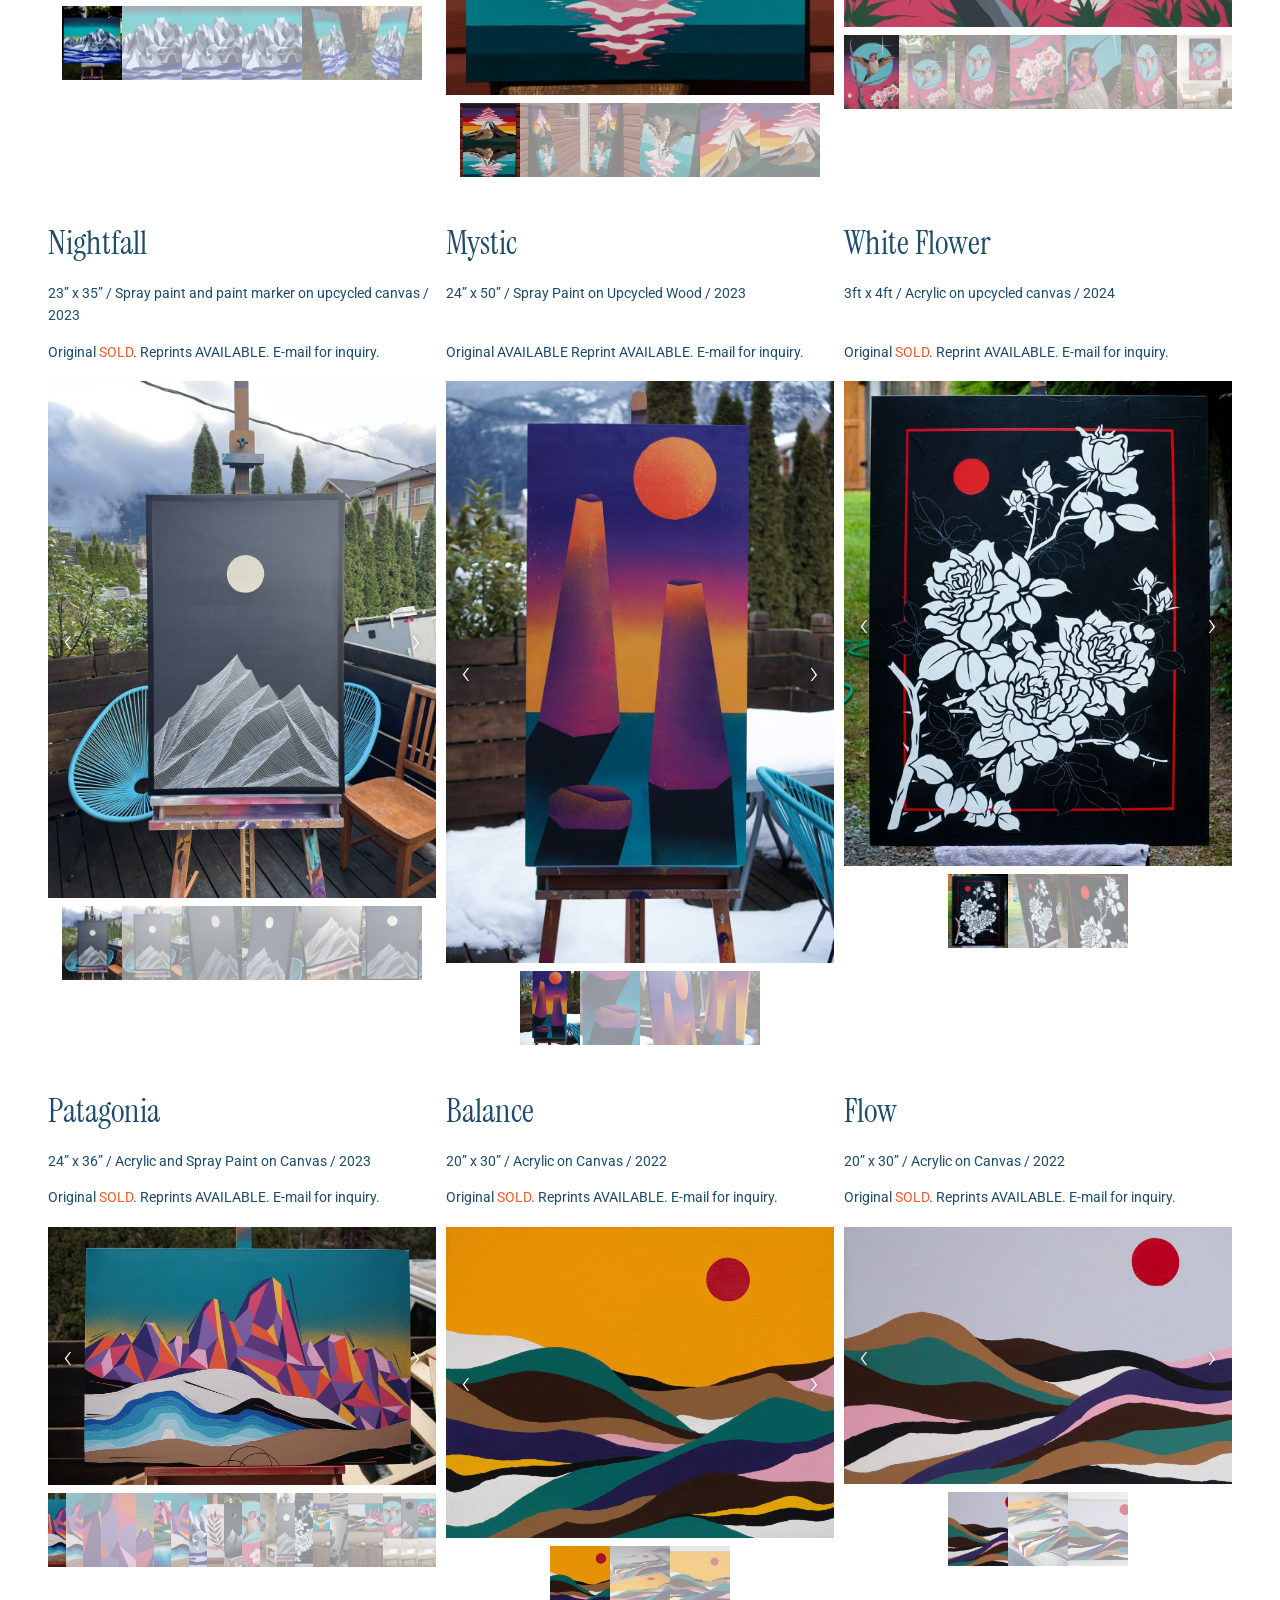
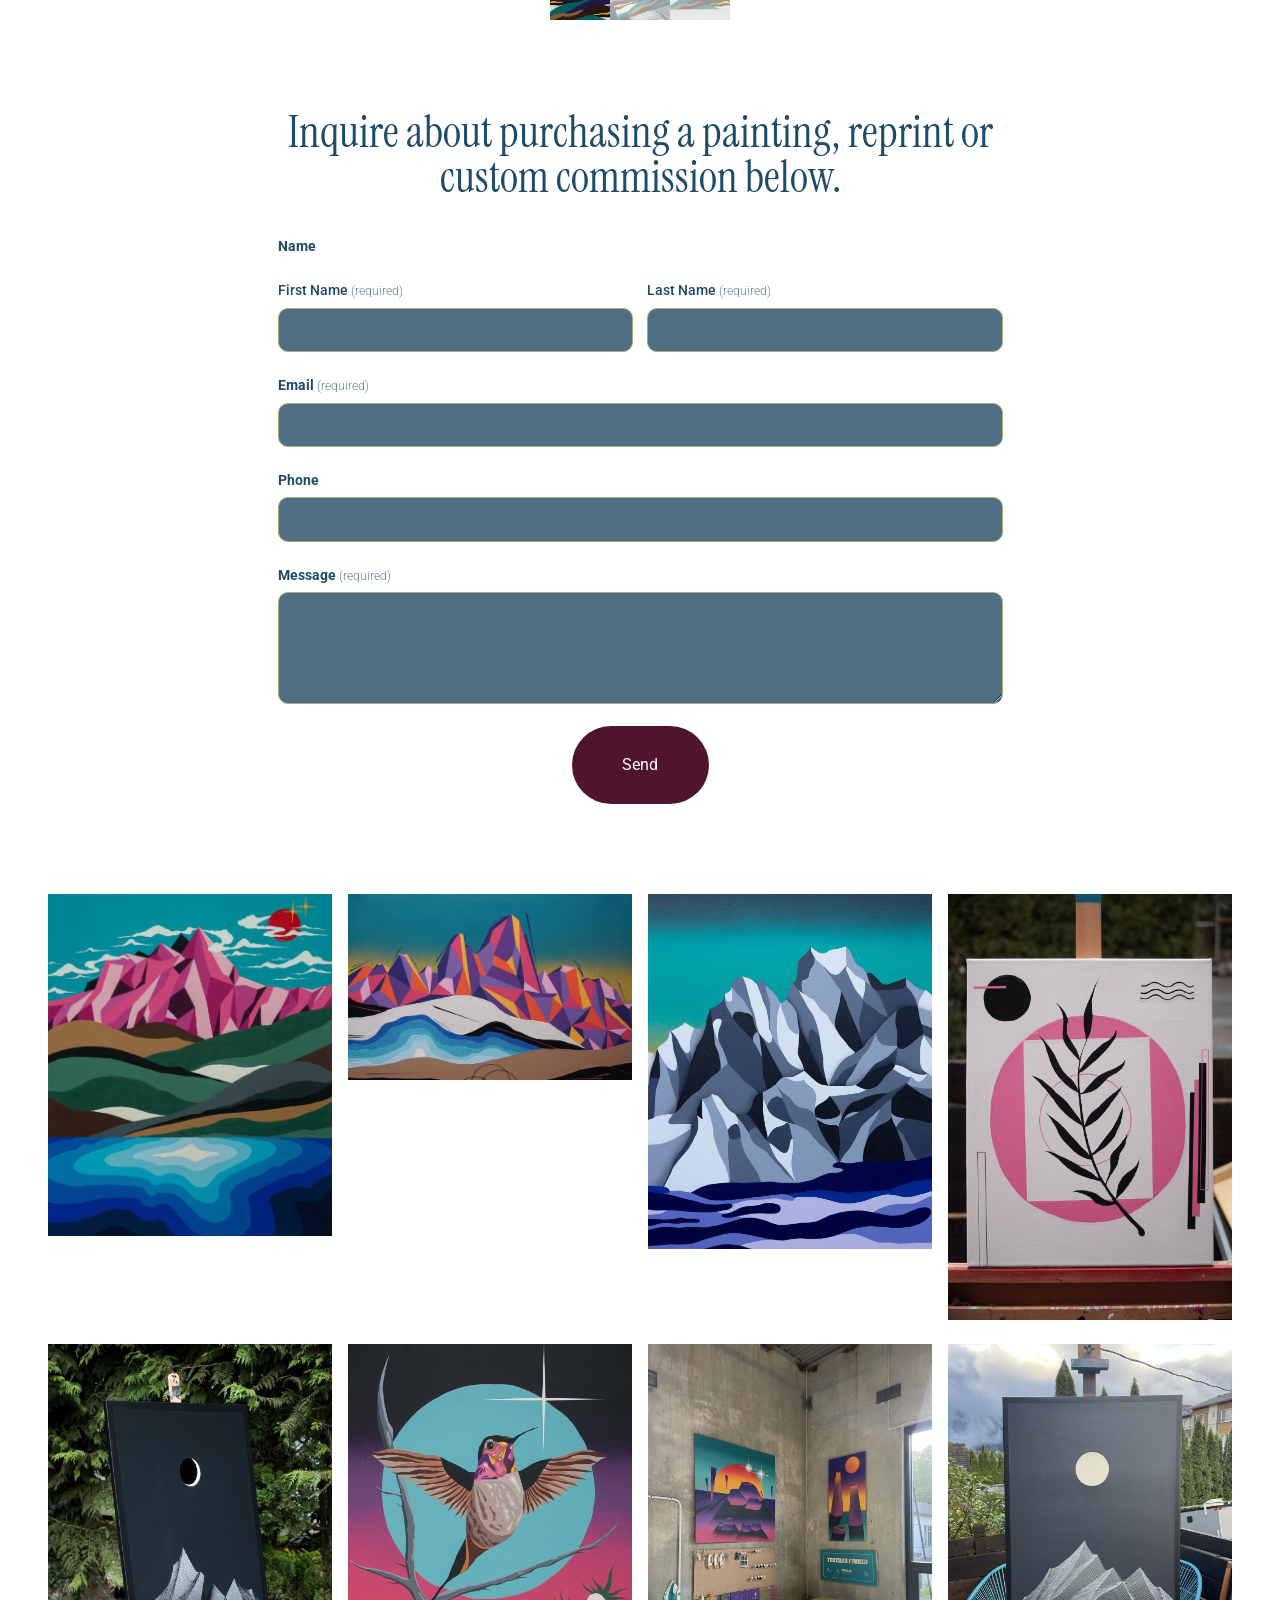
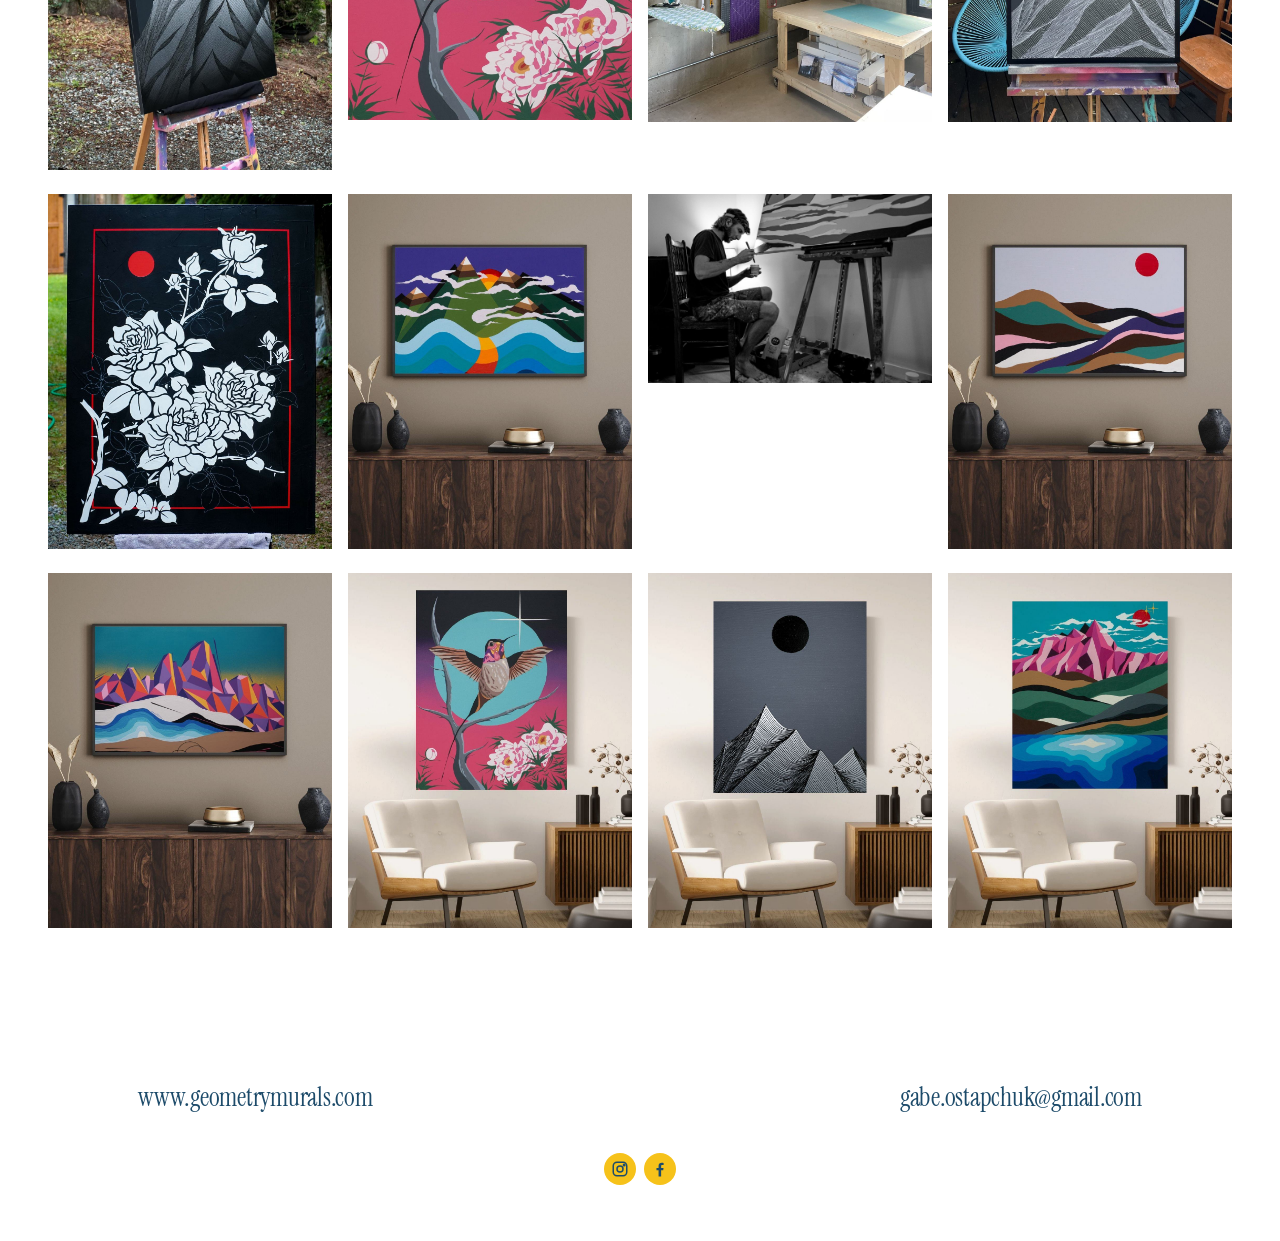
<file: fine-art.html>
<!doctype html><html lang="en-CA"><head><meta charset="utf-8"><meta name="viewport" content="width=device-width,initial-scale=1">
<title>Fine Art | Geometry.222</title><meta name="description" content="Original paintings and reprints by Squamish artist Gabriel Ostapchuk.">
<meta property="og:title" content="Fine Art | Geometry.222"><meta property="og:description" content="Original paintings and reprints by Squamish artist Gabriel Ostapchuk."><meta property="og:type" content="website"><meta property="og:image" content="img/2e9089c59d.png">
<link rel="icon" href="img/2e9089c59d.png"><link rel="preconnect" href="https://fonts.googleapis.com"><link rel="preconnect" href="https://fonts.gstatic.com" crossorigin>
<link href="https://fonts.googleapis.com/css2?family=Instrument+Serif:ital@0;1&family=Roboto:wght@300;400;500&display=swap" rel="stylesheet">
<link rel="stylesheet" href="style.css?v=6"></head><body>
<header class="hdr"><a class="logo" href="index.html" aria-label="Geometry.222"><img src="img/2e9089c59d.png" alt="Geometry logo"></a>
<nav class="nav"><a href="index.html">Home</a><a href="murals.html">Murals</a><a href="fine-art.html" class="on">Fine Art</a><a href="clothing.html">Clothing</a><a href="contact.html">Contact</a></nav><button class="burger" aria-label="Menu"><i></i><i></i></button></header>
<div class="mnav"><a href="index.html">Home</a><a href="murals.html">Murals</a><a href="fine-art.html" class="on">Fine Art</a><a href="clothing.html">Clothing</a><a href="contact.html">Contact</a></div><main><section class="pg wide"><h1>Fine Art</h1><div class="frow n3"><article class="card"><h3>Rose</h3><p class="spec">8ft x 4ft / Wooden Cut Outs on Plywood Backer / CNC Router / Backlit / 2025</p><p class="note">Original AVAILABLE. E-mail for inquiry.</p><div class="slider sq ng"><div class="stage"><button class="pv" aria-label="Previous">&#8249;</button><div class="slides"><img src="img/7d742ded89.jpg" alt="Rose" loading="eager"><img src="img/02ab991521.jpg" alt="Rose" loading="lazy"><img src="img/95e48e37e5.jpg" alt="Rose" loading="lazy"><img src="img/b35533dc70.jpg" alt="Rose" loading="lazy"><img src="img/eaa61ee247.jpg" alt="Rose" loading="lazy"><img src="img/de80db3d5d.jpg" alt="Rose" loading="lazy"><img src="img/20f78ec7ab.jpg" alt="Rose" loading="lazy"><img src="img/9da1a7c550.jpg" alt="Rose" loading="lazy"><img src="img/3eabc13212.jpg" alt="Rose" loading="lazy"><img src="img/3b2bd1b82d.jpg" alt="Rose" loading="lazy"><img src="img/93271c5c72.jpg" alt="Rose" loading="lazy"><img src="img/d24e2e24e3.jpg" alt="Rose" loading="lazy"></div><button class="nx" aria-label="Next">&#8250;</button></div><div class="thumbs"><button class="th" aria-label="Image 1"><img src="img/7d742ded89.jpg" alt="" loading="lazy"></button><button class="th" aria-label="Image 2"><img src="img/02ab991521.jpg" alt="" loading="lazy"></button><button class="th" aria-label="Image 3"><img src="img/95e48e37e5.jpg" alt="" loading="lazy"></button><button class="th" aria-label="Image 4"><img src="img/b35533dc70.jpg" alt="" loading="lazy"></button><button class="th" aria-label="Image 5"><img src="img/eaa61ee247.jpg" alt="" loading="lazy"></button><button class="th" aria-label="Image 6"><img src="img/de80db3d5d.jpg" alt="" loading="lazy"></button><button class="th" aria-label="Image 7"><img src="img/20f78ec7ab.jpg" alt="" loading="lazy"></button><button class="th" aria-label="Image 8"><img src="img/9da1a7c550.jpg" alt="" loading="lazy"></button><button class="th" aria-label="Image 9"><img src="img/3eabc13212.jpg" alt="" loading="lazy"></button><button class="th" aria-label="Image 10"><img src="img/3b2bd1b82d.jpg" alt="" loading="lazy"></button><button class="th" aria-label="Image 11"><img src="img/93271c5c72.jpg" alt="" loading="lazy"></button><button class="th" aria-label="Image 12"><img src="img/d24e2e24e3.jpg" alt="" loading="lazy"></button></div></div></article><article class="card"><h3>Transition</h3><p class="spec">24&quot; x 48&quot; / Spray Paint, Acrylic and Paint Marker on Upcycled Canvas / 2025</p><p class="note">Original AVAILABLE Reprints AVAILABLE. E-mail for inquiry.</p><div class="slider sq ng"><div class="stage"><button class="pv" aria-label="Previous">&#8249;</button><div class="slides"><img src="img/8de37821ed.jpg" alt="Transition" loading="eager"><img src="img/3119cee9f5.jpg" alt="Transition" loading="lazy"><img src="img/6363103602.jpg" alt="Transition" loading="lazy"><img src="img/1241877d13.jpg" alt="Transition" loading="lazy"><img src="img/b891f80d52.jpg" alt="Transition" loading="lazy"><img src="img/e1ca107e54.jpg" alt="Transition" loading="lazy"><img src="img/39ca50c8fe.jpg" alt="Transition" loading="lazy"><img src="img/54443aea07.jpg" alt="Transition" loading="lazy"><img src="img/24dad8e4ee.jpg" alt="Transition" loading="lazy"></div><button class="nx" aria-label="Next">&#8250;</button></div><div class="thumbs"><button class="th" aria-label="Image 1"><img src="img/8de37821ed.jpg" alt="" loading="lazy"></button><button class="th" aria-label="Image 2"><img src="img/3119cee9f5.jpg" alt="" loading="lazy"></button><button class="th" aria-label="Image 3"><img src="img/6363103602.jpg" alt="" loading="lazy"></button><button class="th" aria-label="Image 4"><img src="img/1241877d13.jpg" alt="" loading="lazy"></button><button class="th" aria-label="Image 5"><img src="img/b891f80d52.jpg" alt="" loading="lazy"></button><button class="th" aria-label="Image 6"><img src="img/e1ca107e54.jpg" alt="" loading="lazy"></button><button class="th" aria-label="Image 7"><img src="img/39ca50c8fe.jpg" alt="" loading="lazy"></button><button class="th" aria-label="Image 8"><img src="img/54443aea07.jpg" alt="" loading="lazy"></button><button class="th" aria-label="Image 9"><img src="img/24dad8e4ee.jpg" alt="" loading="lazy"></button></div></div></article><article class="card"><h3>Texture</h3><p class="spec">24&quot; x 36&quot; / Acrylic and Paint Marker on Canvas / 2025</p><p class="note">Original <span class="sold">SOLD</span>. Reprints AVAILABLE. E-mail for inquiry.</p><div class="slider sq ng"><div class="stage"><button class="pv" aria-label="Previous">&#8249;</button><div class="slides"><img src="img/1ba1e530e0.jpg" alt="Texture" loading="eager"><img src="img/d9df93893b.jpg" alt="Texture" loading="lazy"><img src="img/003dfa77d9.jpg" alt="Texture" loading="lazy"></div><button class="nx" aria-label="Next">&#8250;</button></div><div class="thumbs"><button class="th" aria-label="Image 1"><img src="img/1ba1e530e0.jpg" alt="" loading="lazy"></button><button class="th" aria-label="Image 2"><img src="img/d9df93893b.jpg" alt="" loading="lazy"></button><button class="th" aria-label="Image 3"><img src="img/003dfa77d9.jpg" alt="" loading="lazy"></button></div></div></article></div><div class="frow n2"><article class="card"><h3>Repetition</h3><p class="spec">22” x 46” / Spray paint, Paint Marker and Airbrush on upcycled Canvas / 2023</p><p class="note">Original <span class="sold">SOLD</span>. Reprints AVAILABLE. E-mail for inquiry.</p><div class="slider half ng"><div class="stage"><button class="pv" aria-label="Previous">&#8249;</button><div class="slides"><img src="img/8bb8cfc0c2.jpg" alt="Repetition" loading="eager"><img src="img/c677ad32f4.jpg" alt="Repetition" loading="lazy"><img src="img/3ae905a0a0.jpg" alt="Repetition" loading="lazy"><img src="img/30d08c34eb.jpg" alt="Repetition" loading="lazy"><img src="img/299e39bcd7.jpg" alt="Repetition" loading="lazy"><img src="img/5ef76df168.jpg" alt="Repetition" loading="lazy"></div><button class="nx" aria-label="Next">&#8250;</button></div><div class="thumbs"><button class="th" aria-label="Image 1"><img src="img/8bb8cfc0c2.jpg" alt="" loading="lazy"></button><button class="th" aria-label="Image 2"><img src="img/c677ad32f4.jpg" alt="" loading="lazy"></button><button class="th" aria-label="Image 3"><img src="img/3ae905a0a0.jpg" alt="" loading="lazy"></button><button class="th" aria-label="Image 4"><img src="img/30d08c34eb.jpg" alt="" loading="lazy"></button><button class="th" aria-label="Image 5"><img src="img/299e39bcd7.jpg" alt="" loading="lazy"></button><button class="th" aria-label="Image 6"><img src="img/5ef76df168.jpg" alt="" loading="lazy"></button></div></div></article><article class="card"><h3>Devotion</h3><p class="spec">50&quot; x 25&quot; / Spray paint, acrylic and paint marker on an upcycled canvas wrapped in a matte black wooden frame / 2023</p><p class="note">Original AVAILABLE Reprint AVAILABLE. E-mail for Inquiry.</p><div class="slider half ng"><div class="stage"><button class="pv" aria-label="Previous">&#8249;</button><div class="slides"><img src="img/da30dc0690.jpg" alt="Devotion" loading="eager"><img src="img/68a83be3c3.jpg" alt="Devotion" loading="lazy"><img src="img/f863b36732.jpg" alt="Devotion" loading="lazy"><img src="img/71ce35cdc6.jpg" alt="Devotion" loading="lazy"></div><button class="nx" aria-label="Next">&#8250;</button></div><div class="thumbs"><button class="th" aria-label="Image 1"><img src="img/da30dc0690.jpg" alt="" loading="lazy"></button><button class="th" aria-label="Image 2"><img src="img/68a83be3c3.jpg" alt="" loading="lazy"></button><button class="th" aria-label="Image 3"><img src="img/f863b36732.jpg" alt="" loading="lazy"></button><button class="th" aria-label="Image 4"><img src="img/71ce35cdc6.jpg" alt="" loading="lazy"></button></div></div></article></div><div class="frow n3"><article class="card"><h3>Dead Moon</h3><p class="spec">20’’ x 25’’ / Spray Paint and Paint Marker on upcycled wood panel in wooden frame / 2024</p><p class="note">Original AVAILABLE Reprint AVAILABLE. E-mail for inquiry</p><div class="slider sq ng"><div class="stage"><button class="pv" aria-label="Previous">&#8249;</button><div class="slides"><img src="img/cfa86982ba.jpg" alt="Dead Moon" loading="eager"><img src="img/f8527f749b.jpg" alt="Dead Moon" loading="lazy"><img src="img/95447611e6.jpg" alt="Dead Moon" loading="lazy"><img src="img/3baf0a29fe.jpg" alt="Dead Moon" loading="lazy"><img src="img/a8f1bd5505.jpg" alt="Dead Moon" loading="lazy"></div><button class="nx" aria-label="Next">&#8250;</button></div><div class="thumbs"><button class="th" aria-label="Image 1"><img src="img/cfa86982ba.jpg" alt="" loading="lazy"></button><button class="th" aria-label="Image 2"><img src="img/f8527f749b.jpg" alt="" loading="lazy"></button><button class="th" aria-label="Image 3"><img src="img/95447611e6.jpg" alt="" loading="lazy"></button><button class="th" aria-label="Image 4"><img src="img/3baf0a29fe.jpg" alt="" loading="lazy"></button><button class="th" aria-label="Image 5"><img src="img/a8f1bd5505.jpg" alt="" loading="lazy"></button></div></div></article><article class="card"><h3>Crescent Moon</h3><p class="spec">31” x 46” / Acrylic, Spray Paint, Paint Marker and Air Brush on upcycled canvas / 2024</p><p class="note">Original <span class="sold">SOLD</span>. Reprint AVAILABLE. E-mail for inquiry</p><div class="slider sq ng"><div class="stage"><button class="pv" aria-label="Previous">&#8249;</button><div class="slides"><img src="img/2c9fab5a6e.jpg" alt="Crescent Moon" loading="eager"><img src="img/0270209ef5.jpg" alt="Crescent Moon" loading="lazy"><img src="img/a1e8b4105a.jpg" alt="Crescent Moon" loading="lazy"><img src="img/0961fff0ee.jpg" alt="Crescent Moon" loading="lazy"><img src="img/6f48eaa982.jpg" alt="Crescent Moon" loading="lazy"><img src="img/29ec00bf05.jpg" alt="Crescent Moon" loading="lazy"><img src="img/0943760530.jpg" alt="Crescent Moon" loading="lazy"></div><button class="nx" aria-label="Next">&#8250;</button></div><div class="thumbs"><button class="th" aria-label="Image 1"><img src="img/2c9fab5a6e.jpg" alt="" loading="lazy"></button><button class="th" aria-label="Image 2"><img src="img/0270209ef5.jpg" alt="" loading="lazy"></button><button class="th" aria-label="Image 3"><img src="img/a1e8b4105a.jpg" alt="" loading="lazy"></button><button class="th" aria-label="Image 4"><img src="img/0961fff0ee.jpg" alt="" loading="lazy"></button><button class="th" aria-label="Image 5"><img src="img/6f48eaa982.jpg" alt="" loading="lazy"></button><button class="th" aria-label="Image 6"><img src="img/29ec00bf05.jpg" alt="" loading="lazy"></button><button class="th" aria-label="Image 7"><img src="img/0943760530.jpg" alt="" loading="lazy"></button></div></div></article><article class="card"><h3>Nch’Kay</h3><p class="spec">20’’ x 24 ‘‘ / Acrylic on recycled canvas / 2022.</p><p class="note">Original <span class="sold">SOLD</span>. Reprints AVAILABLE.</p><div class="slider sq ng"><div class="stage"><button class="pv" aria-label="Previous">&#8249;</button><div class="slides"><img src="img/6049a1ff84.jpg" alt="Nch’Kay" loading="eager"><img src="img/c15d3cb243.jpg" alt="Nch’Kay" loading="lazy"><img src="img/8acf148052.jpg" alt="Nch’Kay" loading="lazy"><img src="img/621671c30d.jpg" alt="Nch’Kay" loading="lazy"></div><button class="nx" aria-label="Next">&#8250;</button></div><div class="thumbs"><button class="th" aria-label="Image 1"><img src="img/6049a1ff84.jpg" alt="" loading="lazy"></button><button class="th" aria-label="Image 2"><img src="img/c15d3cb243.jpg" alt="" loading="lazy"></button><button class="th" aria-label="Image 3"><img src="img/8acf148052.jpg" alt="" loading="lazy"></button><button class="th" aria-label="Image 4"><img src="img/621671c30d.jpg" alt="" loading="lazy"></button></div></div></article></div><div class="frow n3"><article class="card"><h3>Tantalus</h3><p class="spec">4ft x 5ft / Acrylic on Canvas / 2024</p><p class="note">Private Commission. Reprints AVAILABLE. E-mail for inquiry.</p><div class="slider sq ng"><div class="stage"><button class="pv" aria-label="Previous">&#8249;</button><div class="slides"><img src="img/fdf913afa3.jpg" alt="Tantalus" loading="eager"><img src="img/f92bafc840.jpg" alt="Tantalus" loading="lazy"><img src="img/a1955e2c24.jpg" alt="Tantalus" loading="lazy"><img src="img/ce58efb011.jpg" alt="Tantalus" loading="lazy"><img src="img/71223c7a1a.jpg" alt="Tantalus" loading="lazy"><img src="img/f61d571f6e.jpg" alt="Tantalus" loading="lazy"></div><button class="nx" aria-label="Next">&#8250;</button></div><div class="thumbs"><button class="th" aria-label="Image 1"><img src="img/fdf913afa3.jpg" alt="" loading="lazy"></button><button class="th" aria-label="Image 2"><img src="img/f92bafc840.jpg" alt="" loading="lazy"></button><button class="th" aria-label="Image 3"><img src="img/a1955e2c24.jpg" alt="" loading="lazy"></button><button class="th" aria-label="Image 4"><img src="img/ce58efb011.jpg" alt="" loading="lazy"></button><button class="th" aria-label="Image 5"><img src="img/71223c7a1a.jpg" alt="" loading="lazy"></button><button class="th" aria-label="Image 6"><img src="img/f61d571f6e.jpg" alt="" loading="lazy"></button></div></div></article><article class="card"><h3>Manifest</h3><p class="spec">24”x36” / Spray Paint and Acrylic on Canvas / 2022</p><p class="note">Original <span class="sold">SOLD</span>. Reprints AVAILABLE. E-mail for inquiry.</p><div class="slider sq ng"><div class="stage"><button class="pv" aria-label="Previous">&#8249;</button><div class="slides"><img src="img/f94af2905b.jpg" alt="Manifest" loading="eager"><img src="img/23db6fdec5.jpg" alt="Manifest" loading="lazy"><img src="img/0d9e2af705.jpg" alt="Manifest" loading="lazy"><img src="img/34a4d0f2c7.jpg" alt="Manifest" loading="lazy"><img src="img/6a265cbc0d.jpg" alt="Manifest" loading="lazy"><img src="img/8db8b0278f.jpg" alt="Manifest" loading="lazy"></div><button class="nx" aria-label="Next">&#8250;</button></div><div class="thumbs"><button class="th" aria-label="Image 1"><img src="img/f94af2905b.jpg" alt="" loading="lazy"></button><button class="th" aria-label="Image 2"><img src="img/23db6fdec5.jpg" alt="" loading="lazy"></button><button class="th" aria-label="Image 3"><img src="img/0d9e2af705.jpg" alt="" loading="lazy"></button><button class="th" aria-label="Image 4"><img src="img/34a4d0f2c7.jpg" alt="" loading="lazy"></button><button class="th" aria-label="Image 5"><img src="img/6a265cbc0d.jpg" alt="" loading="lazy"></button><button class="th" aria-label="Image 6"><img src="img/8db8b0278f.jpg" alt="" loading="lazy"></button></div></div></article><article class="card"><h3>Hummer</h3><p class="spec">30” x 40” / Acrylic and Spray Paint on Canvas / 2023</p><p class="note">Original AVAILABLE Reprint AVAILABLE. E-mail for inquiry.</p><div class="slider sq ng"><div class="stage"><button class="pv" aria-label="Previous">&#8249;</button><div class="slides"><img src="img/a9f4646ea7.jpg" alt="Hummer" loading="eager"><img src="img/61e0a46473.jpg" alt="Hummer" loading="lazy"><img src="img/f8e21f9121.jpg" alt="Hummer" loading="lazy"><img src="img/2d0fe165ab.jpg" alt="Hummer" loading="lazy"><img src="img/ba40cf142a.jpg" alt="Hummer" loading="lazy"><img src="img/6bc8e58091.jpg" alt="Hummer" loading="lazy"><img src="img/89c1b49c20.jpg" alt="Hummer" loading="lazy"></div><button class="nx" aria-label="Next">&#8250;</button></div><div class="thumbs"><button class="th" aria-label="Image 1"><img src="img/a9f4646ea7.jpg" alt="" loading="lazy"></button><button class="th" aria-label="Image 2"><img src="img/61e0a46473.jpg" alt="" loading="lazy"></button><button class="th" aria-label="Image 3"><img src="img/f8e21f9121.jpg" alt="" loading="lazy"></button><button class="th" aria-label="Image 4"><img src="img/2d0fe165ab.jpg" alt="" loading="lazy"></button><button class="th" aria-label="Image 5"><img src="img/ba40cf142a.jpg" alt="" loading="lazy"></button><button class="th" aria-label="Image 6"><img src="img/6bc8e58091.jpg" alt="" loading="lazy"></button><button class="th" aria-label="Image 7"><img src="img/89c1b49c20.jpg" alt="" loading="lazy"></button></div></div></article></div><div class="frow n3"><article class="card"><h3>Nightfall</h3><p class="spec">23” x 35” / Spray paint and paint marker on upcycled canvas / 2023</p><p class="note">Original <span class="sold">SOLD</span>. Reprints AVAILABLE. E-mail for inquiry.</p><div class="slider sq ng"><div class="stage"><button class="pv" aria-label="Previous">&#8249;</button><div class="slides"><img src="img/874e39ec9f.jpg" alt="Nightfall" loading="eager"><img src="img/fd8ce9d170.jpg" alt="Nightfall" loading="lazy"><img src="img/33cf463e9e.jpg" alt="Nightfall" loading="lazy"><img src="img/b7d651401b.jpg" alt="Nightfall" loading="lazy"><img src="img/2cd828799c.jpg" alt="Nightfall" loading="lazy"><img src="img/074de74aea.jpg" alt="Nightfall" loading="lazy"></div><button class="nx" aria-label="Next">&#8250;</button></div><div class="thumbs"><button class="th" aria-label="Image 1"><img src="img/874e39ec9f.jpg" alt="" loading="lazy"></button><button class="th" aria-label="Image 2"><img src="img/fd8ce9d170.jpg" alt="" loading="lazy"></button><button class="th" aria-label="Image 3"><img src="img/33cf463e9e.jpg" alt="" loading="lazy"></button><button class="th" aria-label="Image 4"><img src="img/b7d651401b.jpg" alt="" loading="lazy"></button><button class="th" aria-label="Image 5"><img src="img/2cd828799c.jpg" alt="" loading="lazy"></button><button class="th" aria-label="Image 6"><img src="img/074de74aea.jpg" alt="" loading="lazy"></button></div></div></article><article class="card"><h3>Mystic</h3><p class="spec">24” x 50” / Spray Paint on Upcycled Wood / 2023</p><p class="note">Original AVAILABLE Reprint AVAILABLE. E-mail for inquiry.</p><div class="slider sq ng"><div class="stage"><button class="pv" aria-label="Previous">&#8249;</button><div class="slides"><img src="img/4197c31ef1.jpg" alt="Mystic" loading="eager"><img src="img/fbec1f838f.jpg" alt="Mystic" loading="lazy"><img src="img/a97982ccf6.jpg" alt="Mystic" loading="lazy"><img src="img/bf491d347a.jpg" alt="Mystic" loading="lazy"></div><button class="nx" aria-label="Next">&#8250;</button></div><div class="thumbs"><button class="th" aria-label="Image 1"><img src="img/4197c31ef1.jpg" alt="" loading="lazy"></button><button class="th" aria-label="Image 2"><img src="img/fbec1f838f.jpg" alt="" loading="lazy"></button><button class="th" aria-label="Image 3"><img src="img/a97982ccf6.jpg" alt="" loading="lazy"></button><button class="th" aria-label="Image 4"><img src="img/bf491d347a.jpg" alt="" loading="lazy"></button></div></div></article><article class="card"><h3>White Flower</h3><p class="spec">3ft x 4ft / Acrylic on upcycled canvas / 2024</p><p class="note">Original <span class="sold">SOLD</span>. Reprint AVAILABLE. E-mail for inquiry.</p><div class="slider sq ng"><div class="stage"><button class="pv" aria-label="Previous">&#8249;</button><div class="slides"><img src="img/860fb5aed8.jpg" alt="White Flower" loading="eager"><img src="img/24a9bff0dd.jpg" alt="White Flower" loading="lazy"><img src="img/a9072cb4ba.jpg" alt="White Flower" loading="lazy"></div><button class="nx" aria-label="Next">&#8250;</button></div><div class="thumbs"><button class="th" aria-label="Image 1"><img src="img/860fb5aed8.jpg" alt="" loading="lazy"></button><button class="th" aria-label="Image 2"><img src="img/24a9bff0dd.jpg" alt="" loading="lazy"></button><button class="th" aria-label="Image 3"><img src="img/a9072cb4ba.jpg" alt="" loading="lazy"></button></div></div></article></div><div class="frow n3"><article class="card"><h3>Patagonia</h3><p class="spec">24” x 36” / Acrylic and Spray Paint on Canvas / 2023</p><p class="note">Original <span class="sold">SOLD</span>. Reprints AVAILABLE. E-mail for inquiry.</p><div class="slider sq ng"><div class="stage"><button class="pv" aria-label="Previous">&#8249;</button><div class="slides"><img src="img/635e59fe78.jpg" alt="Patagonia" loading="eager"><img src="img/372da20a0c.jpg" alt="Patagonia" loading="lazy"><img src="img/8dd8936164.jpg" alt="Patagonia" loading="lazy"><img src="img/2e5caffdaa.jpg" alt="Patagonia" loading="lazy"><img src="img/dc5e90623d.jpg" alt="Patagonia" loading="lazy"><img src="img/6e6c587baa.jpg" alt="Patagonia" loading="lazy"><img src="img/d3659db44d.jpg" alt="Patagonia" loading="lazy"><img src="img/cad8c9a5b1.jpg" alt="Patagonia" loading="lazy"><img src="img/65c4e19f8d.jpg" alt="Patagonia" loading="lazy"><img src="img/d371532464.jpg" alt="Patagonia" loading="lazy"><img src="img/fd0fa00bba.jpg" alt="Patagonia" loading="lazy"><img src="img/008e8ee273.jpg" alt="Patagonia" loading="lazy"><img src="img/3998cf8a5a.jpg" alt="Patagonia" loading="lazy"><img src="img/02412b6235.jpg" alt="Patagonia" loading="lazy"><img src="img/71b2069ad6.jpg" alt="Patagonia" loading="lazy"><img src="img/c76bd10fef.jpg" alt="Patagonia" loading="lazy"><img src="img/4b7d8eb29d.jpg" alt="Patagonia" loading="lazy"><img src="img/d0f0974bb5.jpg" alt="Patagonia" loading="lazy"><img src="img/848df13682.jpg" alt="Patagonia" loading="lazy"><img src="img/57a61ce298.jpg" alt="Patagonia" loading="lazy"><img src="img/c84038ff79.jpg" alt="Patagonia" loading="lazy"><img src="img/efa500f1da.jpg" alt="Patagonia" loading="lazy"></div><button class="nx" aria-label="Next">&#8250;</button></div><div class="thumbs"><button class="th" aria-label="Image 1"><img src="img/635e59fe78.jpg" alt="" loading="lazy"></button><button class="th" aria-label="Image 2"><img src="img/372da20a0c.jpg" alt="" loading="lazy"></button><button class="th" aria-label="Image 3"><img src="img/8dd8936164.jpg" alt="" loading="lazy"></button><button class="th" aria-label="Image 4"><img src="img/2e5caffdaa.jpg" alt="" loading="lazy"></button><button class="th" aria-label="Image 5"><img src="img/dc5e90623d.jpg" alt="" loading="lazy"></button><button class="th" aria-label="Image 6"><img src="img/6e6c587baa.jpg" alt="" loading="lazy"></button><button class="th" aria-label="Image 7"><img src="img/d3659db44d.jpg" alt="" loading="lazy"></button><button class="th" aria-label="Image 8"><img src="img/cad8c9a5b1.jpg" alt="" loading="lazy"></button><button class="th" aria-label="Image 9"><img src="img/65c4e19f8d.jpg" alt="" loading="lazy"></button><button class="th" aria-label="Image 10"><img src="img/d371532464.jpg" alt="" loading="lazy"></button><button class="th" aria-label="Image 11"><img src="img/fd0fa00bba.jpg" alt="" loading="lazy"></button><button class="th" aria-label="Image 12"><img src="img/008e8ee273.jpg" alt="" loading="lazy"></button><button class="th" aria-label="Image 13"><img src="img/3998cf8a5a.jpg" alt="" loading="lazy"></button><button class="th" aria-label="Image 14"><img src="img/02412b6235.jpg" alt="" loading="lazy"></button><button class="th" aria-label="Image 15"><img src="img/71b2069ad6.jpg" alt="" loading="lazy"></button><button class="th" aria-label="Image 16"><img src="img/c76bd10fef.jpg" alt="" loading="lazy"></button><button class="th" aria-label="Image 17"><img src="img/4b7d8eb29d.jpg" alt="" loading="lazy"></button><button class="th" aria-label="Image 18"><img src="img/d0f0974bb5.jpg" alt="" loading="lazy"></button><button class="th" aria-label="Image 19"><img src="img/848df13682.jpg" alt="" loading="lazy"></button><button class="th" aria-label="Image 20"><img src="img/57a61ce298.jpg" alt="" loading="lazy"></button><button class="th" aria-label="Image 21"><img src="img/c84038ff79.jpg" alt="" loading="lazy"></button><button class="th" aria-label="Image 22"><img src="img/efa500f1da.jpg" alt="" loading="lazy"></button></div></div></article><article class="card"><h3>Balance</h3><p class="spec">20” x 30” / Acrylic on Canvas / 2022</p><p class="note">Original <span class="sold">SOLD</span>. Reprints AVAILABLE. E-mail for inquiry.</p><div class="slider sq ng"><div class="stage"><button class="pv" aria-label="Previous">&#8249;</button><div class="slides"><img src="img/265ecf84f0.jpg" alt="Balance" loading="eager"><img src="img/32c640e6dd.jpg" alt="Balance" loading="lazy"><img src="img/6fc7dfe824.jpg" alt="Balance" loading="lazy"></div><button class="nx" aria-label="Next">&#8250;</button></div><div class="thumbs"><button class="th" aria-label="Image 1"><img src="img/265ecf84f0.jpg" alt="" loading="lazy"></button><button class="th" aria-label="Image 2"><img src="img/32c640e6dd.jpg" alt="" loading="lazy"></button><button class="th" aria-label="Image 3"><img src="img/6fc7dfe824.jpg" alt="" loading="lazy"></button></div></div></article><article class="card"><h3>Flow</h3><p class="spec">20” x 30” / Acrylic on Canvas / 2022</p><p class="note">Original <span class="sold">SOLD</span>. Reprints AVAILABLE. E-mail for inquiry.</p><div class="slider sq ng"><div class="stage"><button class="pv" aria-label="Previous">&#8249;</button><div class="slides"><img src="img/dcd17e653b.jpg" alt="Flow" loading="eager"><img src="img/41540a5c3a.jpg" alt="Flow" loading="lazy"><img src="img/7e90974082.jpg" alt="Flow" loading="lazy"></div><button class="nx" aria-label="Next">&#8250;</button></div><div class="thumbs"><button class="th" aria-label="Image 1"><img src="img/dcd17e653b.jpg" alt="" loading="lazy"></button><button class="th" aria-label="Image 2"><img src="img/41540a5c3a.jpg" alt="" loading="lazy"></button><button class="th" aria-label="Image 3"><img src="img/7e90974082.jpg" alt="" loading="lazy"></button></div></div></article></div><div class="artform"><h2>Inquire about purchasing a painting, reprint or custom commission below.</h2><form class="cf art" data-to="gabe.ostapchuk@gmail.com"><label><b>Name</b></label>
<div class="row"><label>First Name <em>(required)</em><input name="fname" required></label><label>Last Name <em>(required)</em><input name="lname" required></label></div>
<label><b>Email</b> <em>(required)</em><input type="email" name="email" required></label>
<label><b>Phone</b><input type="tel" name="phone"></label>
<label><b>Message</b> <em>(required)</em><textarea name="msg" rows="4" required></textarea></label>
<button type="submit">Send</button><p class="fm" hidden></p></form></div><div class="masonry"><img src="img/d3659db44d.jpg" width="1162" height="1400" alt="Geometry fine art" loading="lazy"><img src="img/cad8c9a5b1.jpg" width="1400" height="917" alt="Geometry fine art" loading="lazy"><img src="img/65c4e19f8d.jpg" width="1120" height="1400" alt="Geometry fine art" loading="lazy"><img src="img/d371532464.jpg" width="933" height="1400" alt="Geometry fine art" loading="lazy"><img src="img/fd0fa00bba.jpg" width="933" height="1400" alt="Geometry fine art" loading="lazy"><img src="img/008e8ee273.jpg" width="1056" height="1400" alt="Geometry fine art" loading="lazy"><img src="img/3998cf8a5a.jpg" width="1050" height="1400" alt="Geometry fine art" loading="lazy"><img src="img/02412b6235.jpg" width="1050" height="1400" alt="Geometry fine art" loading="lazy"><img src="img/71b2069ad6.jpg" width="1120" height="1400" alt="Geometry fine art" loading="lazy"><img src="img/c76bd10fef.jpg" width="1080" height="1350" alt="Geometry fine art" loading="lazy"><img src="img/4b7d8eb29d.jpg" width="1400" height="933" alt="Geometry fine art" loading="lazy"><img src="img/d0f0974bb5.jpg" width="1080" height="1350" alt="Geometry fine art" loading="lazy"><img src="img/848df13682.jpg" width="1080" height="1350" alt="Geometry fine art" loading="lazy"><img src="img/57a61ce298.jpg" width="1080" height="1350" alt="Geometry fine art" loading="lazy"><img src="img/c84038ff79.jpg" width="1080" height="1350" alt="Geometry fine art" loading="lazy"><img src="img/efa500f1da.jpg" width="1080" height="1350" alt="Geometry fine art" loading="lazy"></div></section></main><footer class="ftr"><div class="frow2"><a class="fl" href="index.html">www.geometrymurals.com</a><a class="fl" href="mailto:gabe.ostapchuk@gmail.com">gabe.ostapchuk@gmail.com</a></div><div class="soc"><a href="https://instagram.com/gabrielostapchuk" aria-label="Instagram" target="_blank" rel="noopener"><svg style="fill:none" viewBox="0 0 24 24" stroke="currentColor" stroke-width="2"><rect x="3" y="3" width="18" height="18" rx="5"/><circle cx="12" cy="12" r="4"/><circle cx="17.5" cy="6.5" r="1" fill="currentColor"/></svg></a>
<a href="https://www.facebook.com/share/1A2w7A9L6W/?mibextid=wwXIfr" aria-label="Facebook" target="_blank" rel="noopener"><svg viewBox="0 0 24 24"><path d="M13.5 22v-8.2h2.8l.4-3.3h-3.2V8.4c0-.9.3-1.6 1.6-1.6h1.7V3.9c-.3 0-1.3-.1-2.5-.1-2.5 0-4.2 1.5-4.2 4.3v2.4H7.3v3.3h2.8V22h3.4z"/></svg></a></div></footer>
<div class="lb" id="lb"><button class="x" aria-label="Close">&times;</button><button class="pv" aria-label="Previous">&#8249;</button><img alt=""><button class="nx" aria-label="Next">&#8250;</button></div>
<script src="site.js?v=6"></script>
<!-- Cloudflare Web Analytics --><script defer src='https://static.cloudflareinsights.com/beacon.min.js' data-cf-beacon='{"token": "8607a997a7de49348af87b3bab6538d5"}'></script><!-- End Cloudflare Web Analytics -->
</body></html>
</file>
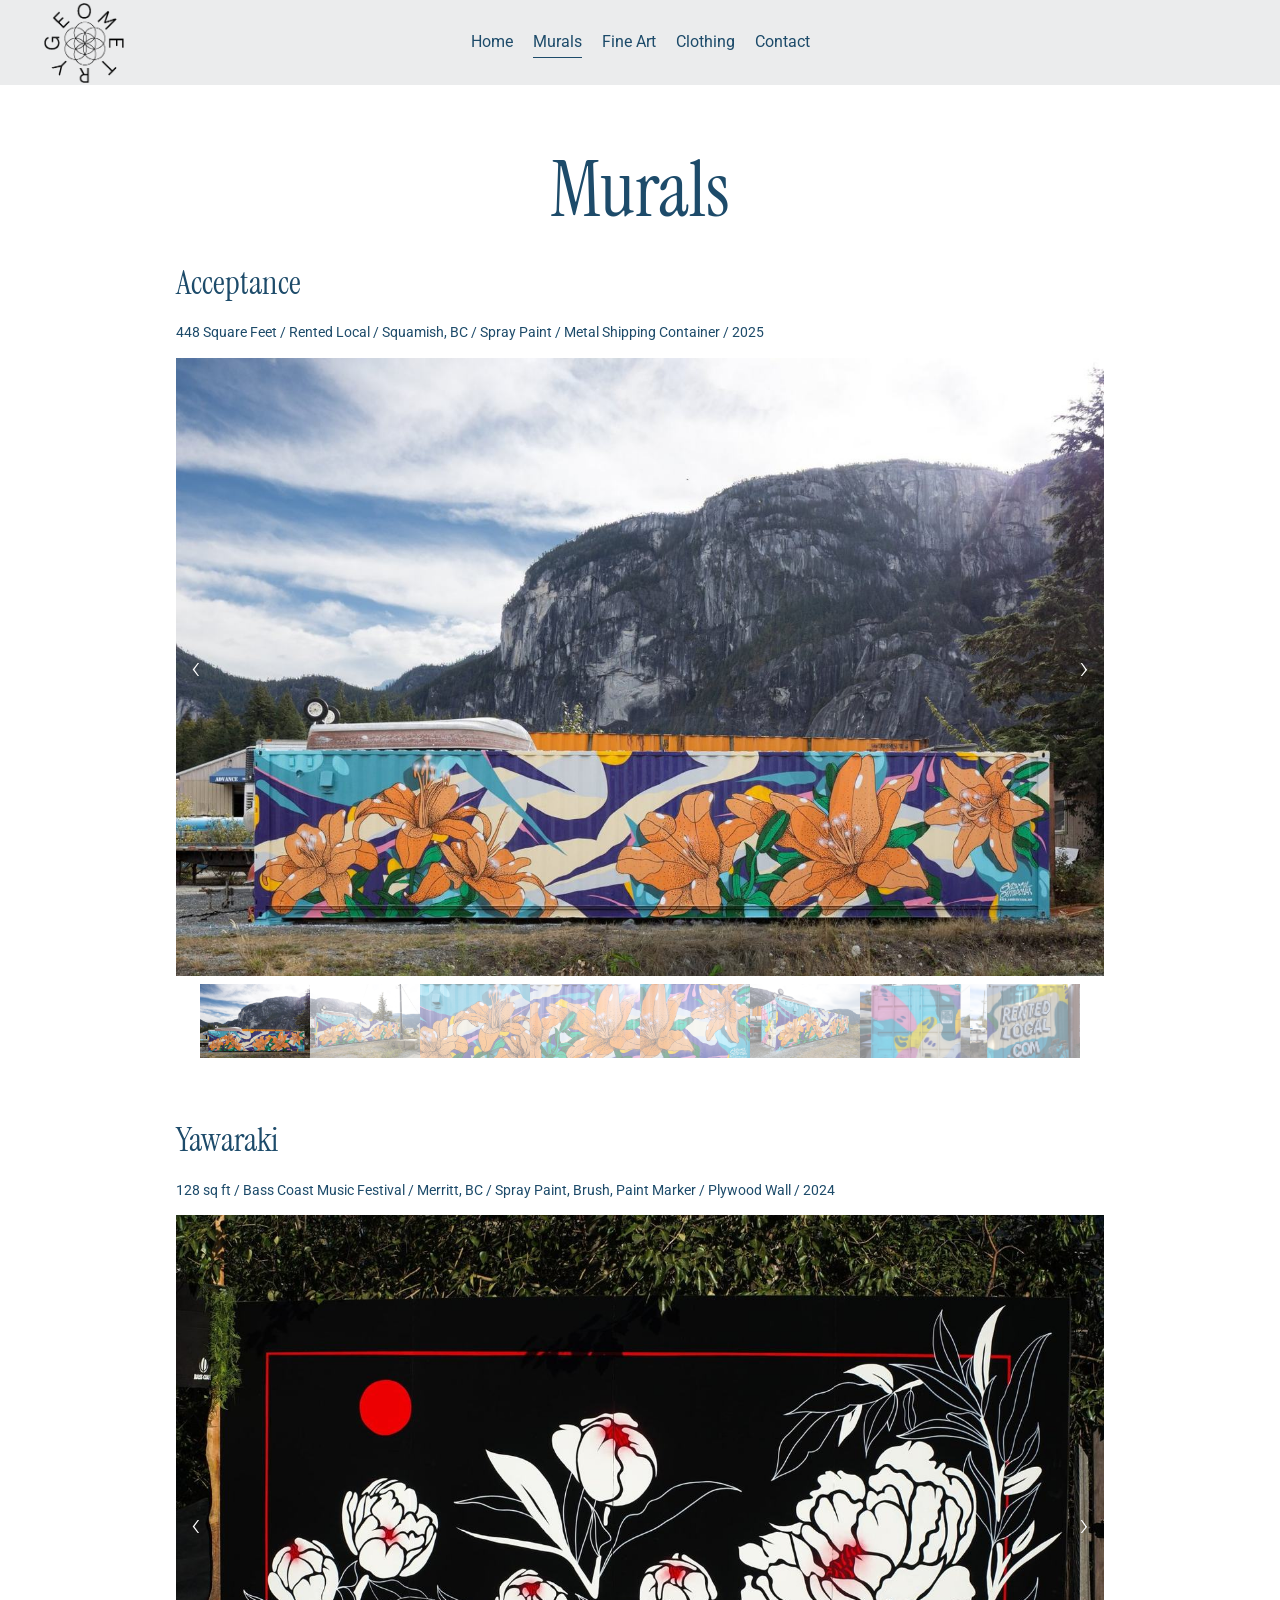
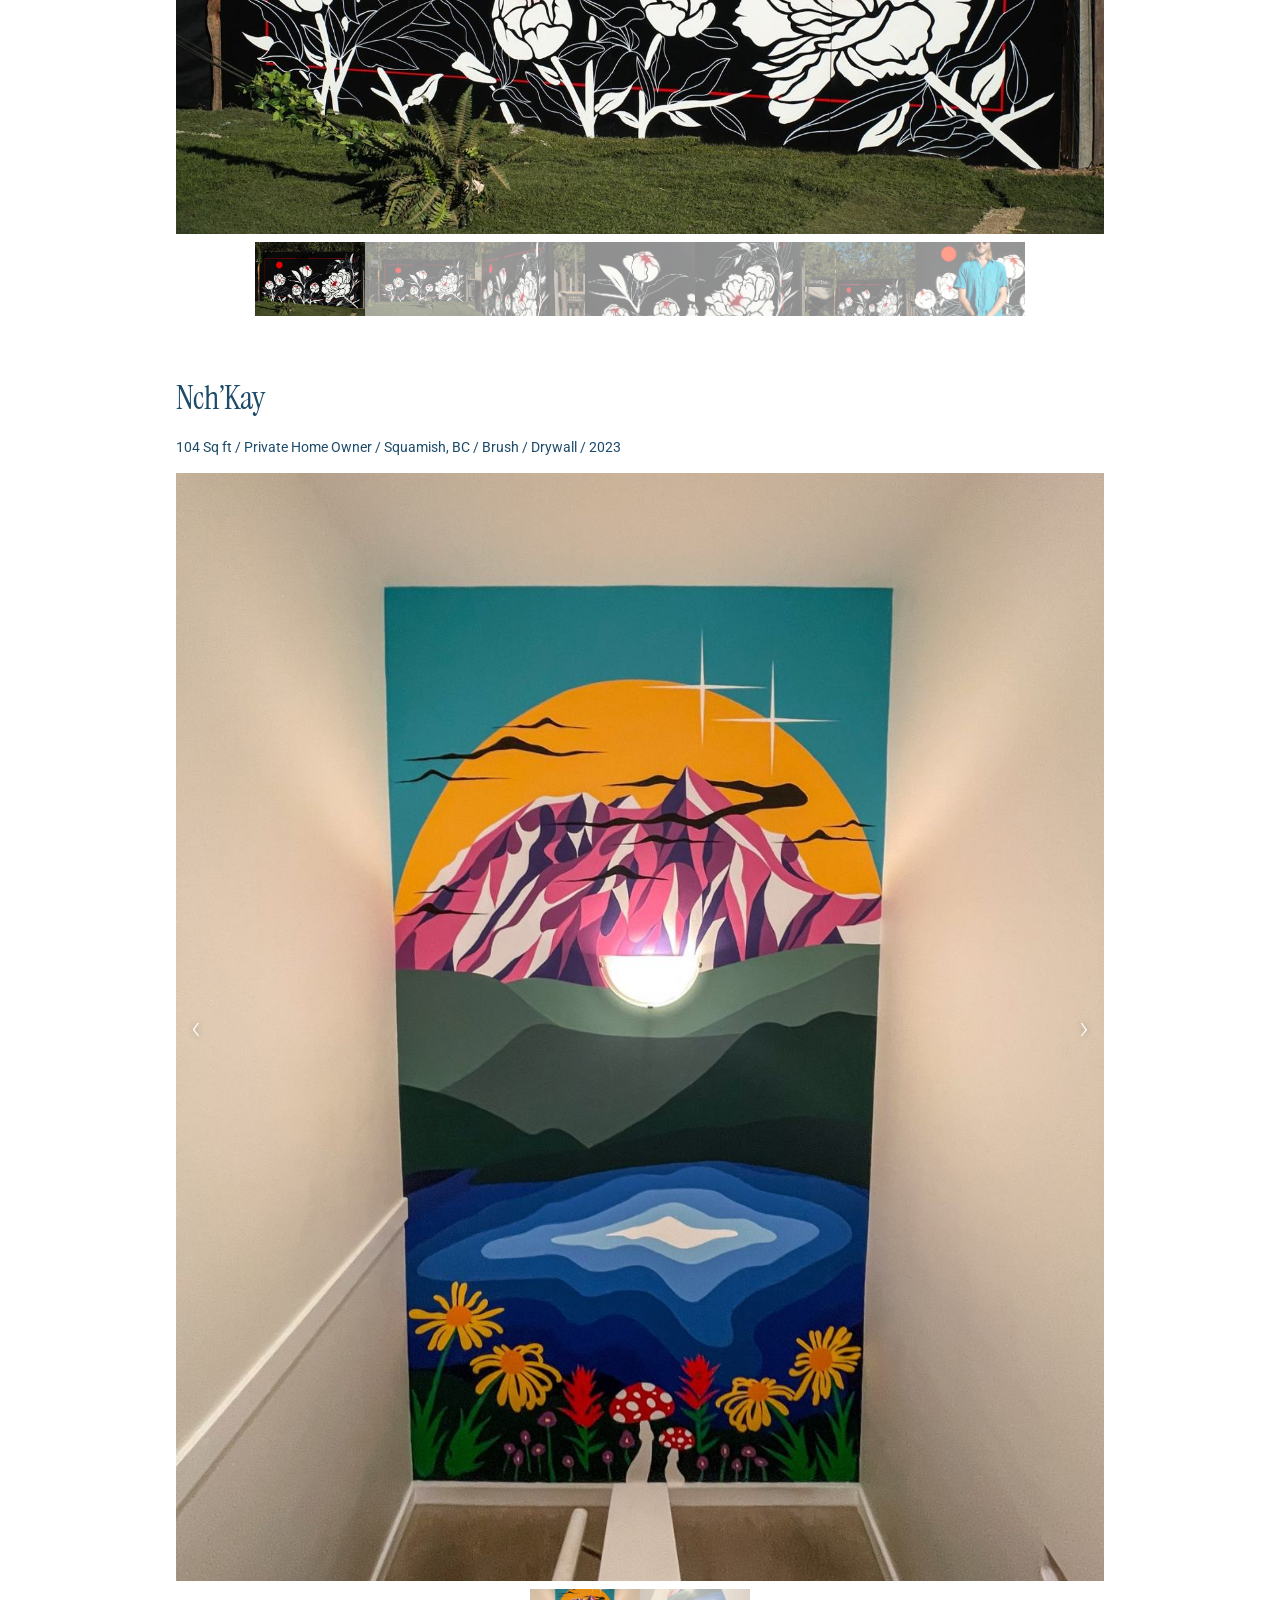
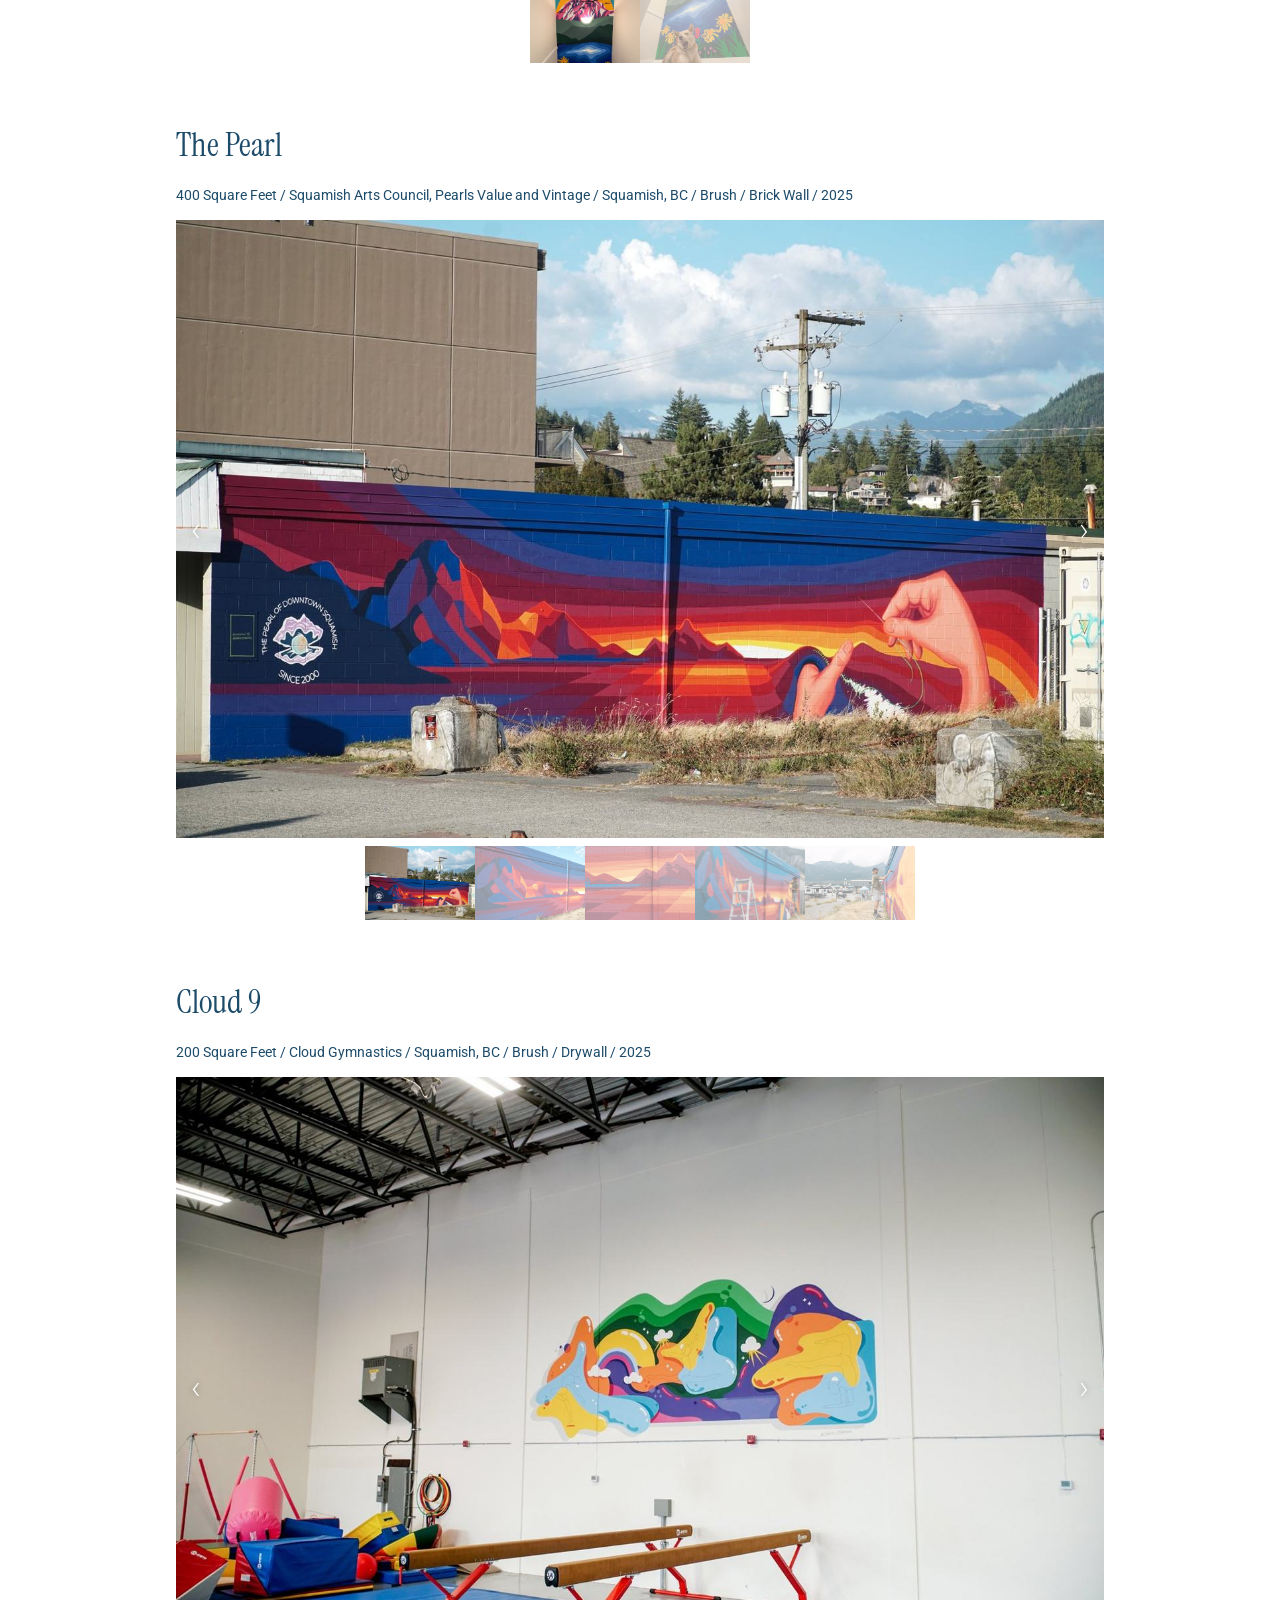
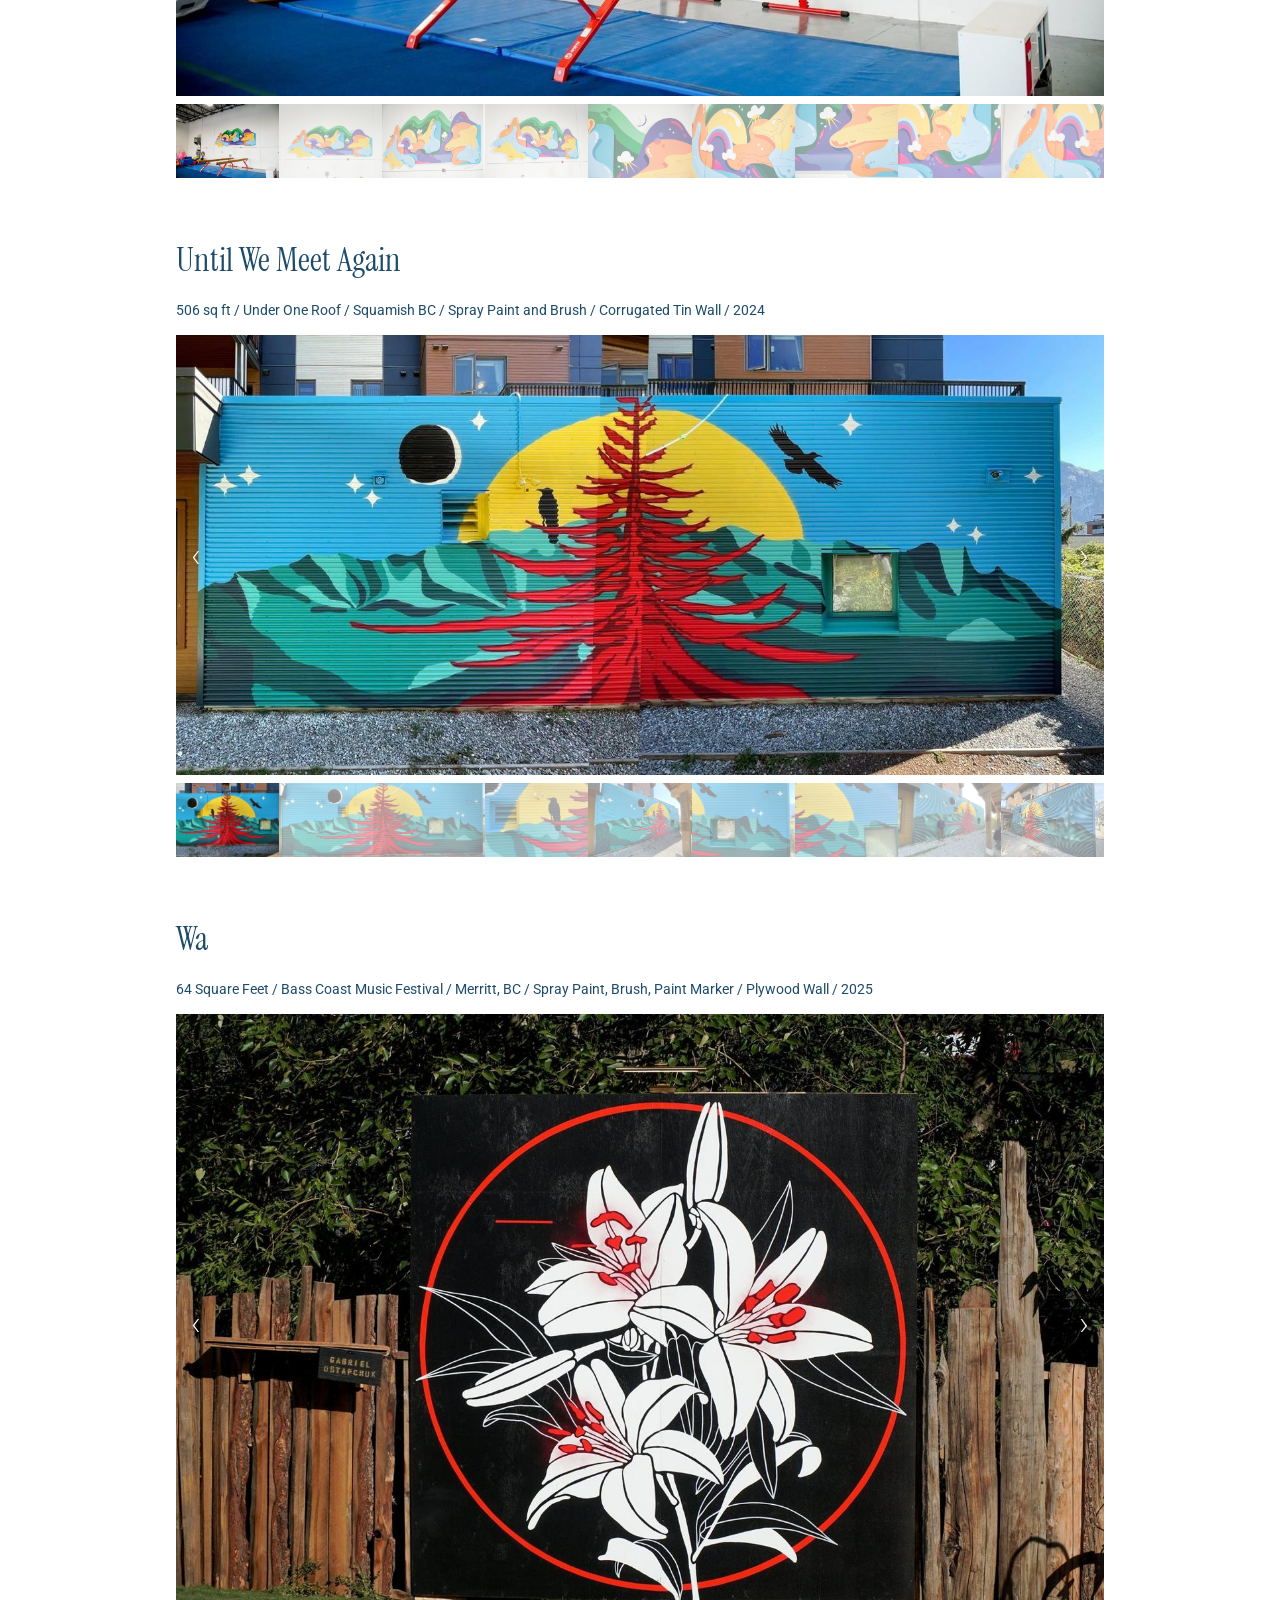
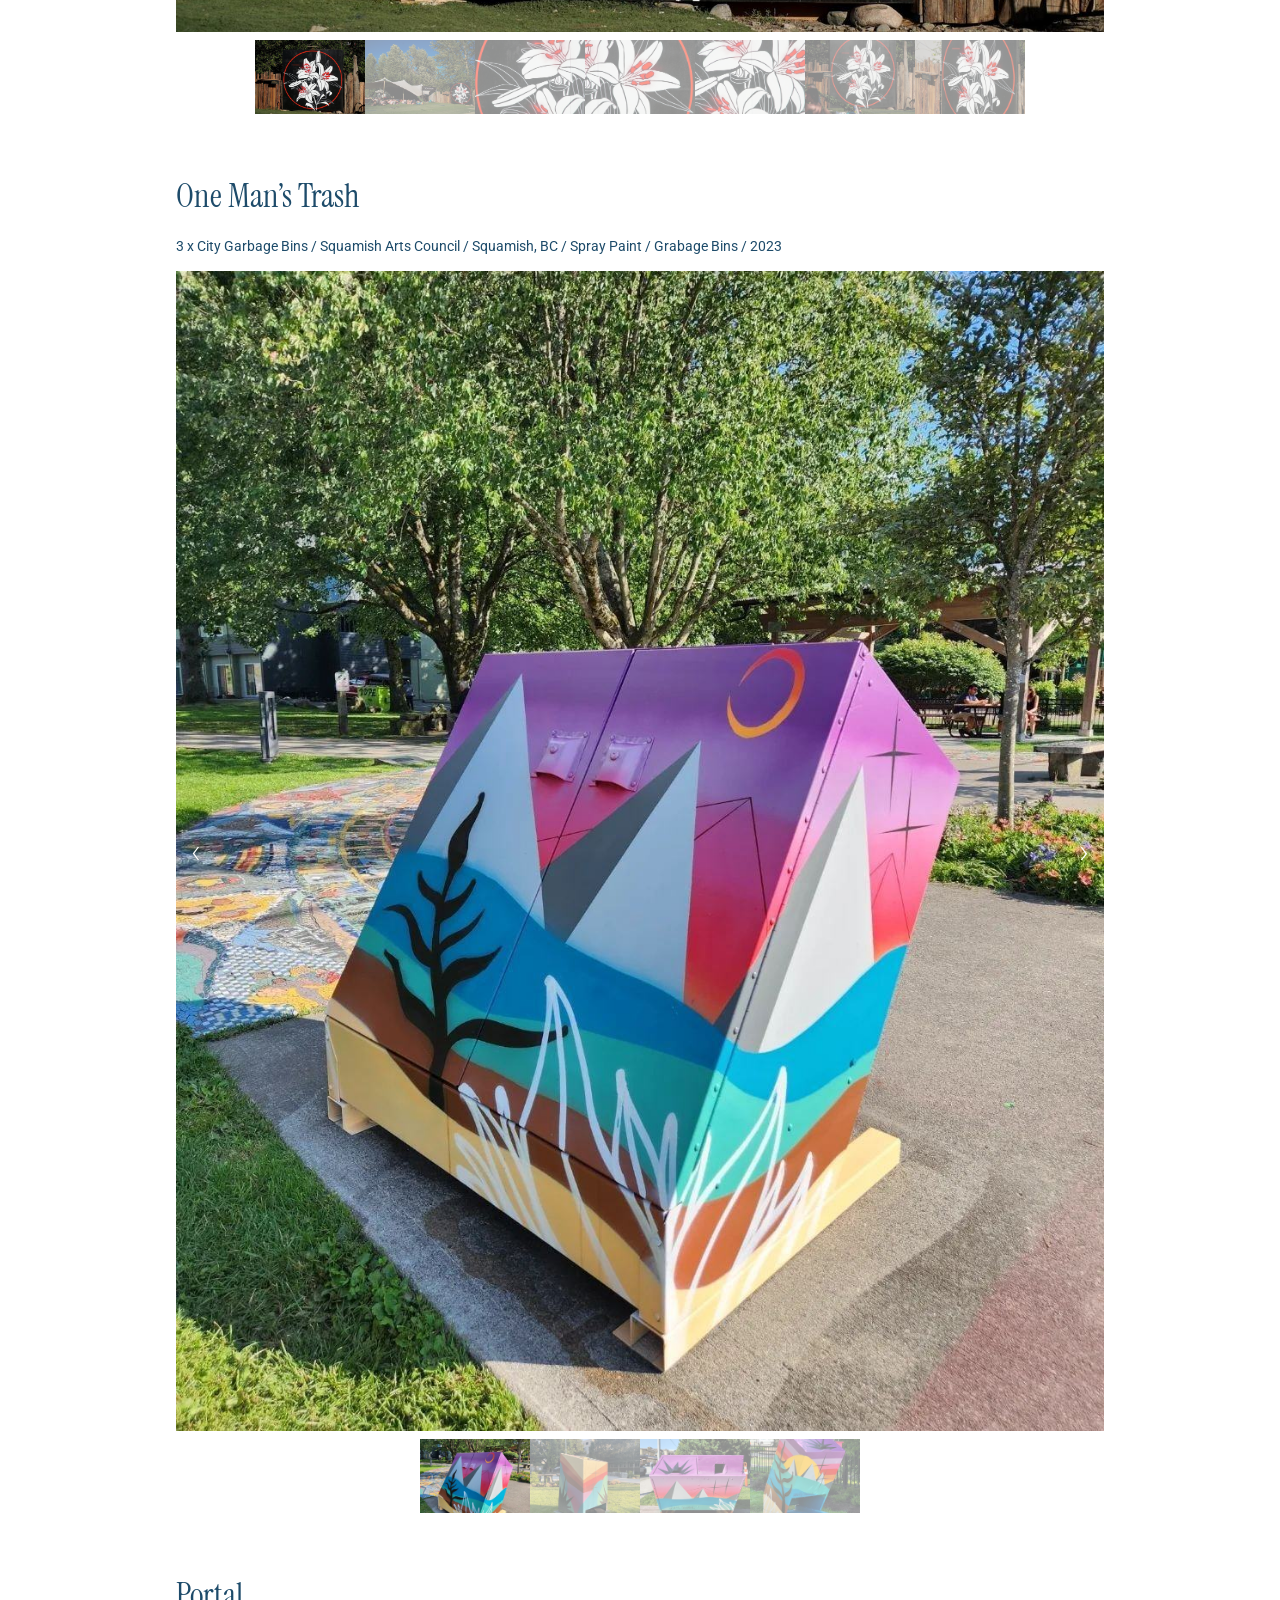
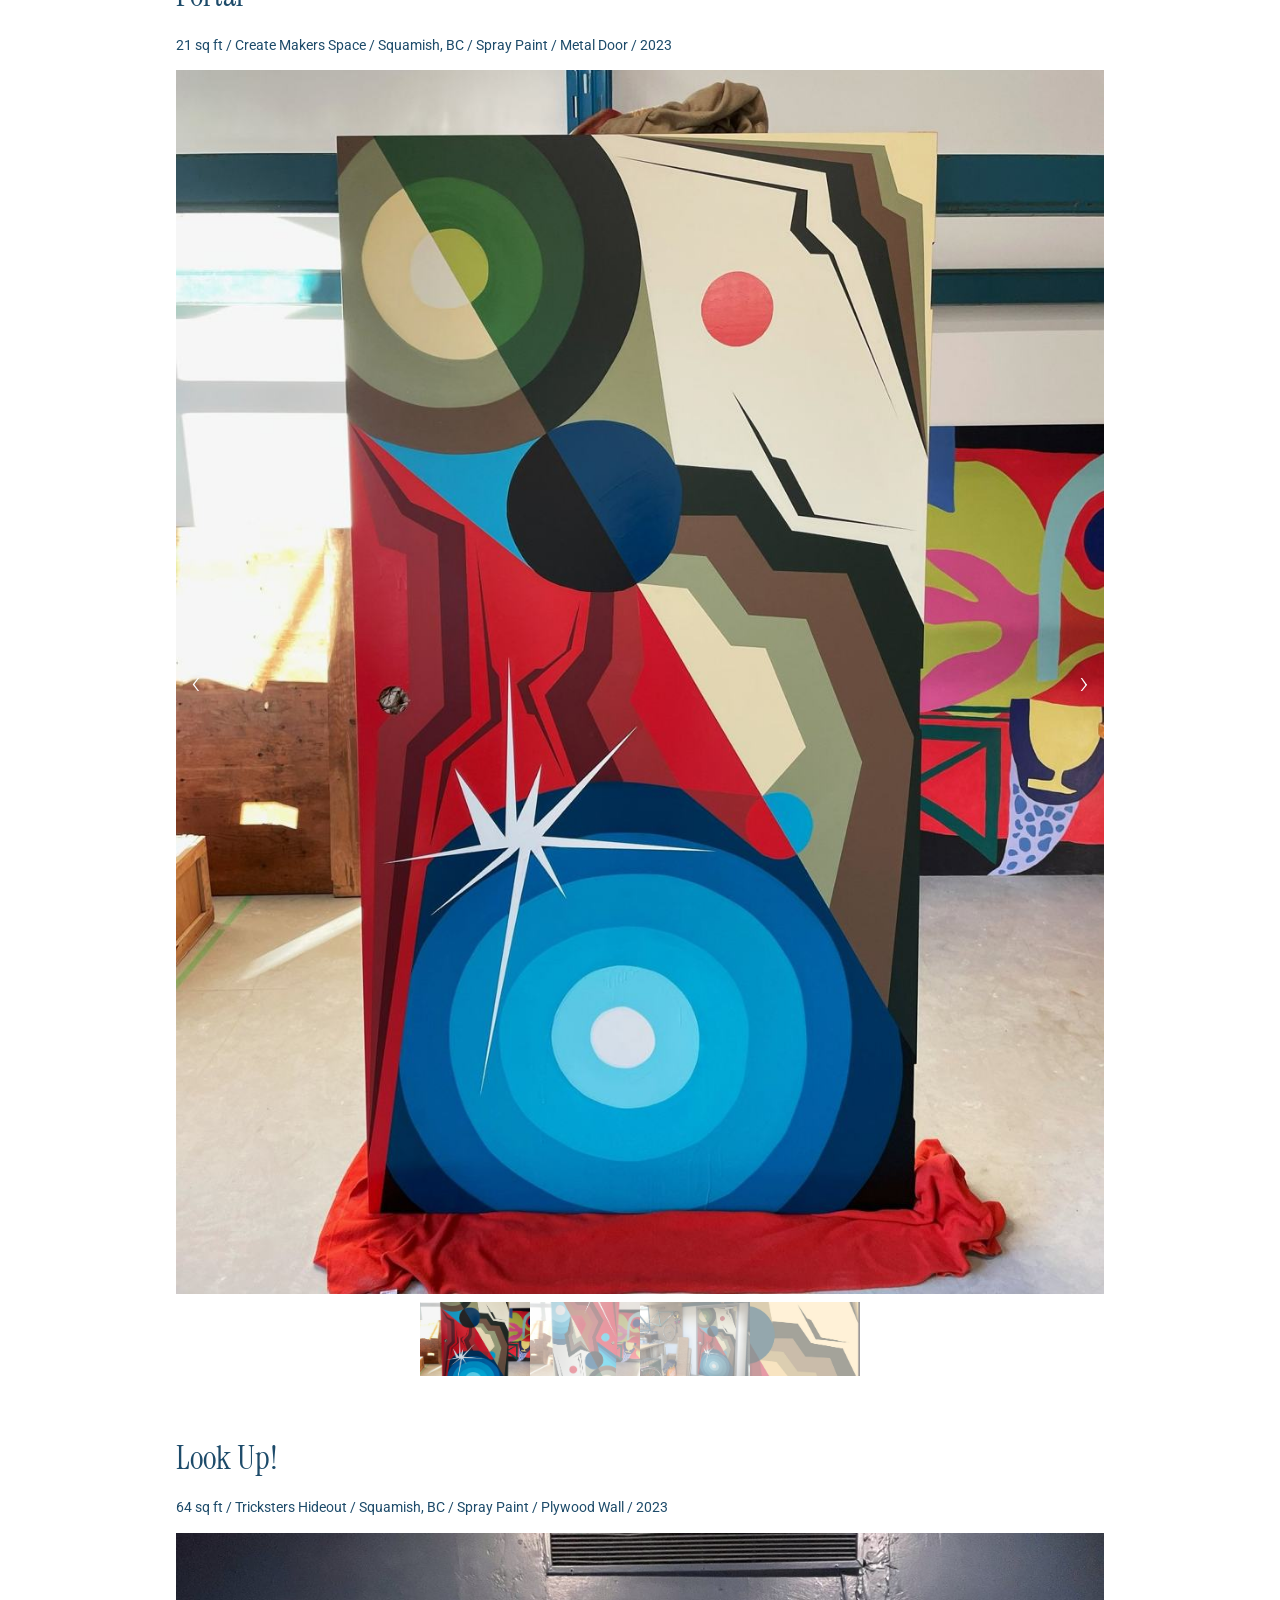
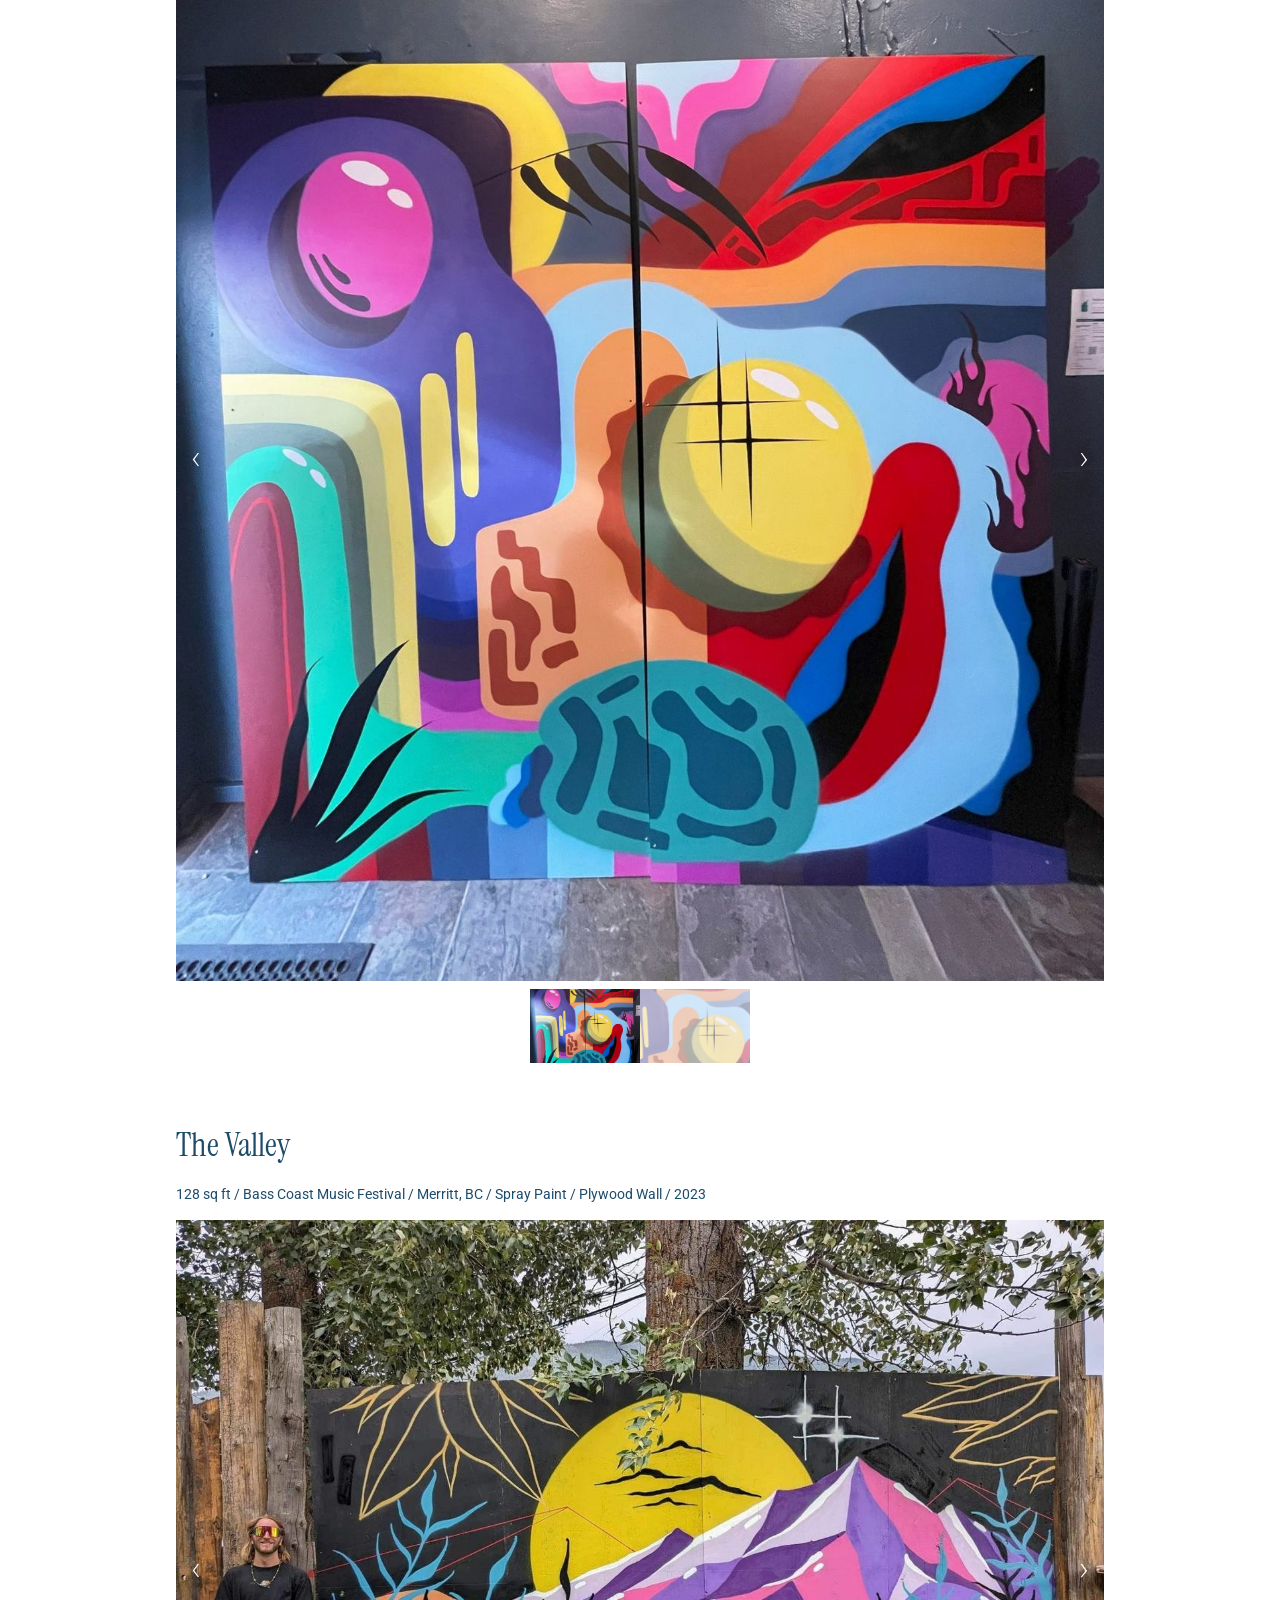
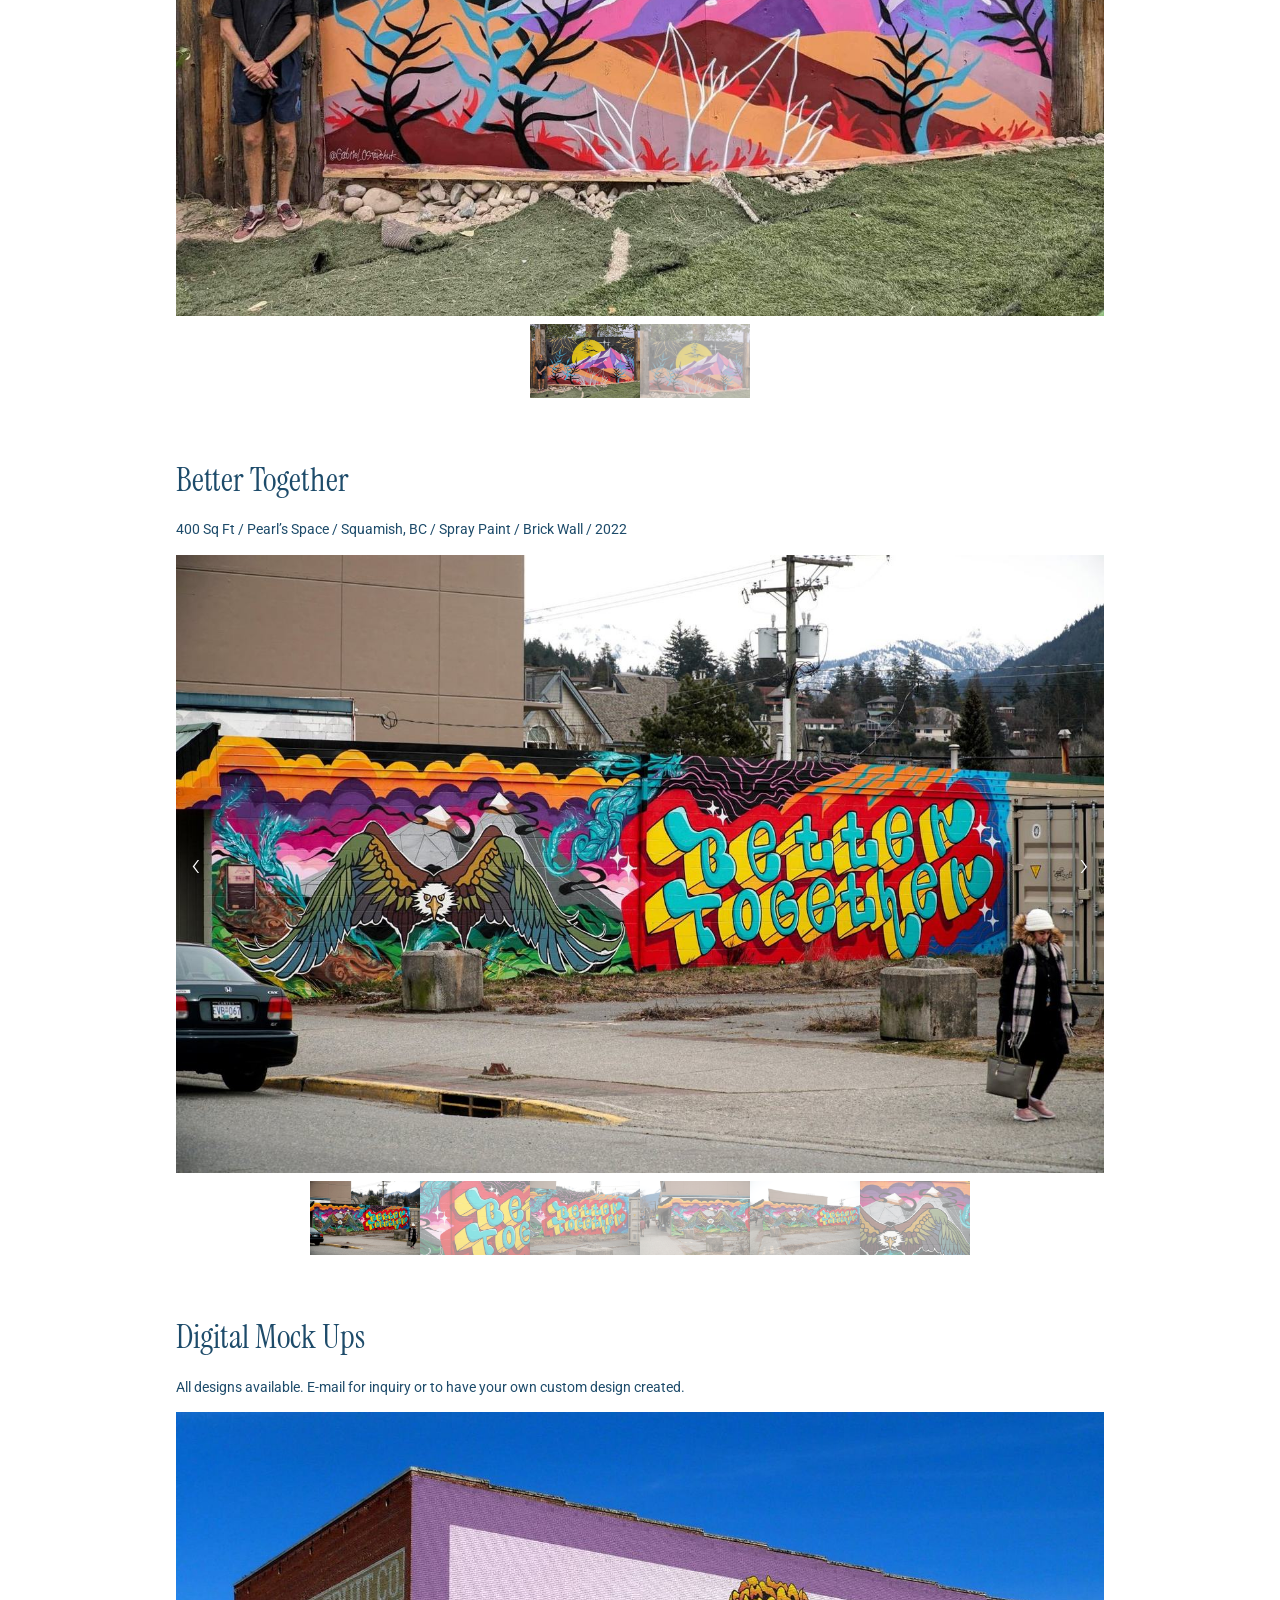
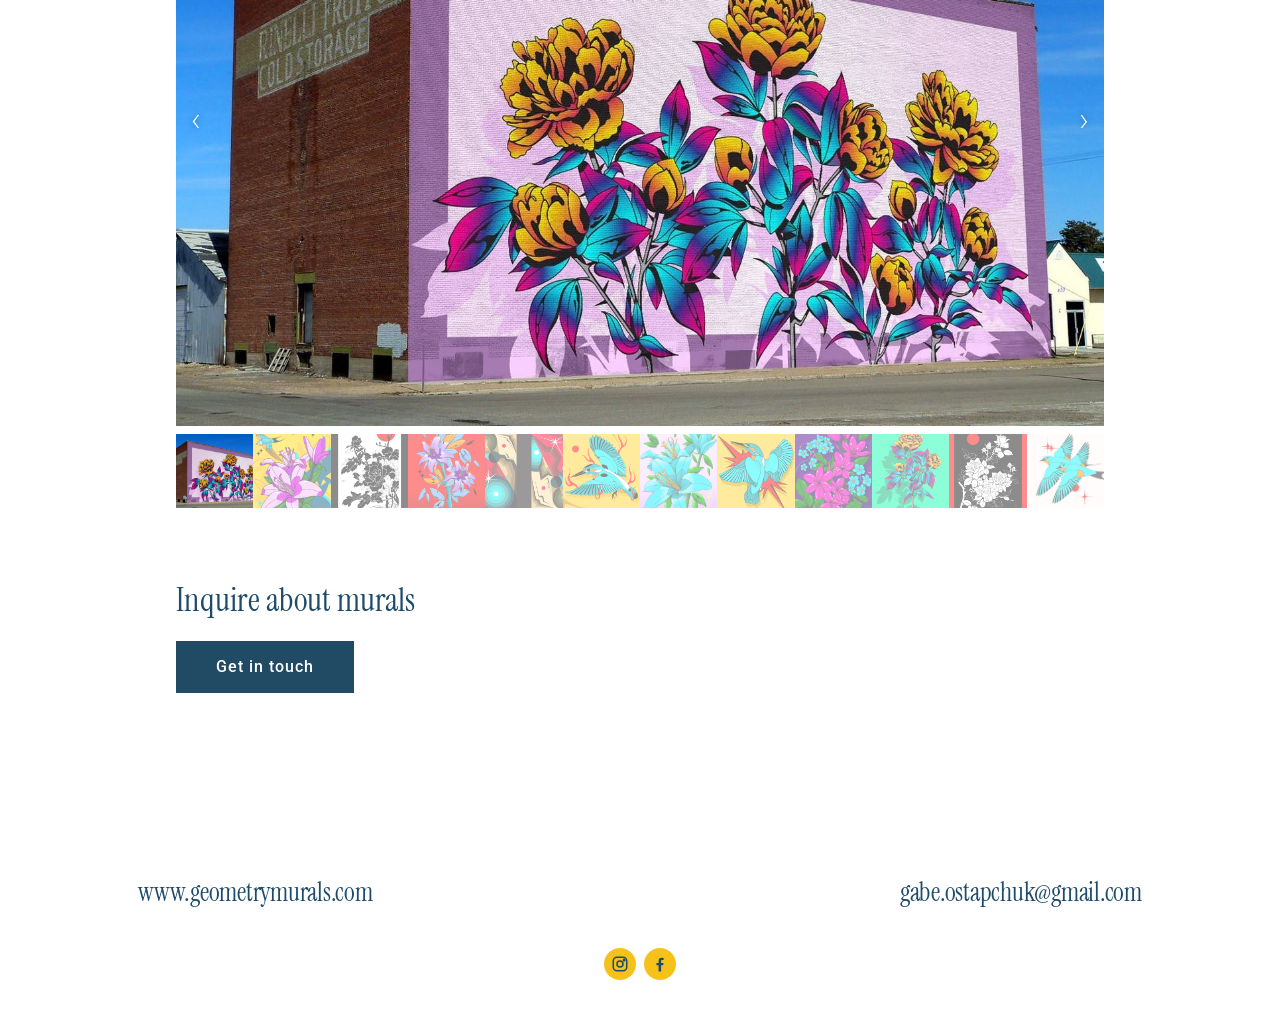
<file: murals.html>
<!doctype html><html lang="en-CA"><head><meta charset="utf-8"><meta name="viewport" content="width=device-width,initial-scale=1">
<title>Murals | Geometry.222</title><meta name="description" content="Mural portfolio by Gabriel Ostapchuk: large-scale spray paint and brush murals across Squamish, BC and beyond.">
<meta property="og:title" content="Murals | Geometry.222"><meta property="og:description" content="Mural portfolio by Gabriel Ostapchuk: large-scale spray paint and brush murals across Squamish, BC and beyond."><meta property="og:type" content="website"><meta property="og:image" content="img/2e9089c59d.png">
<link rel="icon" href="img/2e9089c59d.png"><link rel="preconnect" href="https://fonts.googleapis.com"><link rel="preconnect" href="https://fonts.gstatic.com" crossorigin>
<link href="https://fonts.googleapis.com/css2?family=Instrument+Serif:ital@0;1&family=Roboto:wght@300;400;500&display=swap" rel="stylesheet">
<link rel="stylesheet" href="style.css?v=6"></head><body>
<header class="hdr"><a class="logo" href="index.html" aria-label="Geometry.222"><img src="img/2e9089c59d.png" alt="Geometry logo"></a>
<nav class="nav"><a href="index.html">Home</a><a href="murals.html" class="on">Murals</a><a href="fine-art.html">Fine Art</a><a href="clothing.html">Clothing</a><a href="contact.html">Contact</a></nav><button class="burger" aria-label="Menu"><i></i><i></i></button></header>
<div class="mnav"><a href="index.html">Home</a><a href="murals.html" class="on">Murals</a><a href="fine-art.html">Fine Art</a><a href="clothing.html">Clothing</a><a href="contact.html">Contact</a></div><main><section class="pg narrow"><h1>Murals</h1><article class="proj"><h3>Acceptance</h3><p class="spec">448 Square Feet / Rented Local / Squamish, BC / Spray Paint / Metal Shipping Container / 2025</p><div class="slider m ng"><div class="stage"><button class="pv" aria-label="Previous">&#8249;</button><div class="slides"><img src="img/641031b1b6.jpg" alt="Acceptance" loading="eager"><img src="img/662fe4ccf6.jpg" alt="Acceptance" loading="lazy"><img src="img/f8d7a7c578.jpg" alt="Acceptance" loading="lazy"><img src="img/2483bf6453.jpg" alt="Acceptance" loading="lazy"><img src="img/ecc5c7df95.jpg" alt="Acceptance" loading="lazy"><img src="img/f67992cda6.jpg" alt="Acceptance" loading="lazy"><img src="img/51259d2b79.jpg" alt="Acceptance" loading="lazy"><img src="img/6050f5308a.jpg" alt="Acceptance" loading="lazy"></div><button class="nx" aria-label="Next">&#8250;</button></div><div class="thumbs"><button class="th" aria-label="Image 1"><img src="img/641031b1b6.jpg" alt="" loading="lazy"></button><button class="th" aria-label="Image 2"><img src="img/662fe4ccf6.jpg" alt="" loading="lazy"></button><button class="th" aria-label="Image 3"><img src="img/f8d7a7c578.jpg" alt="" loading="lazy"></button><button class="th" aria-label="Image 4"><img src="img/2483bf6453.jpg" alt="" loading="lazy"></button><button class="th" aria-label="Image 5"><img src="img/ecc5c7df95.jpg" alt="" loading="lazy"></button><button class="th" aria-label="Image 6"><img src="img/f67992cda6.jpg" alt="" loading="lazy"></button><button class="th" aria-label="Image 7"><img src="img/51259d2b79.jpg" alt="" loading="lazy"></button><button class="th" aria-label="Image 8"><img src="img/6050f5308a.jpg" alt="" loading="lazy"></button></div></div></article><article class="proj"><h3>Yawaraki</h3><p class="spec">128 sq ft / Bass Coast Music Festival / Merritt, BC / Spray Paint, Brush, Paint Marker / Plywood Wall / 2024</p><div class="slider m ng"><div class="stage"><button class="pv" aria-label="Previous">&#8249;</button><div class="slides"><img src="img/ecaa8a29e0.jpg" alt="Yawaraki" loading="eager"><img src="img/59fc8af485.jpg" alt="Yawaraki" loading="lazy"><img src="img/d25baa33cb.jpg" alt="Yawaraki" loading="lazy"><img src="img/c651b99006.jpg" alt="Yawaraki" loading="lazy"><img src="img/59396ae872.jpg" alt="Yawaraki" loading="lazy"><img src="img/0c301b79f7.jpg" alt="Yawaraki" loading="lazy"><img src="img/1af7ae85b9.jpg" alt="Yawaraki" loading="lazy"></div><button class="nx" aria-label="Next">&#8250;</button></div><div class="thumbs"><button class="th" aria-label="Image 1"><img src="img/ecaa8a29e0.jpg" alt="" loading="lazy"></button><button class="th" aria-label="Image 2"><img src="img/59fc8af485.jpg" alt="" loading="lazy"></button><button class="th" aria-label="Image 3"><img src="img/d25baa33cb.jpg" alt="" loading="lazy"></button><button class="th" aria-label="Image 4"><img src="img/c651b99006.jpg" alt="" loading="lazy"></button><button class="th" aria-label="Image 5"><img src="img/59396ae872.jpg" alt="" loading="lazy"></button><button class="th" aria-label="Image 6"><img src="img/0c301b79f7.jpg" alt="" loading="lazy"></button><button class="th" aria-label="Image 7"><img src="img/1af7ae85b9.jpg" alt="" loading="lazy"></button></div></div></article><article class="proj"><h3>Nch’Kay</h3><p class="spec">104 Sq ft / Private Home Owner / Squamish, BC / Brush / Drywall / 2023</p><div class="slider m ng"><div class="stage"><button class="pv" aria-label="Previous">&#8249;</button><div class="slides"><img src="img/7f7b859d9b.jpg" alt="Nch’Kay" loading="eager"><img src="img/ac35bdf262.jpg" alt="Nch’Kay" loading="lazy"></div><button class="nx" aria-label="Next">&#8250;</button></div><div class="thumbs"><button class="th" aria-label="Image 1"><img src="img/7f7b859d9b.jpg" alt="" loading="lazy"></button><button class="th" aria-label="Image 2"><img src="img/ac35bdf262.jpg" alt="" loading="lazy"></button></div></div></article><article class="proj"><h3>The Pearl</h3><p class="spec">400 Square Feet / Squamish Arts Council, Pearls Value and Vintage / Squamish, BC / Brush / Brick Wall / 2025</p><div class="slider m ng"><div class="stage"><button class="pv" aria-label="Previous">&#8249;</button><div class="slides"><img src="img/d3e72b1863.jpg" alt="The Pearl" loading="eager"><img src="img/6c272b3289.jpg" alt="The Pearl" loading="lazy"><img src="img/f04b0570d1.jpg" alt="The Pearl" loading="lazy"><img src="img/680f30fbc7.jpg" alt="The Pearl" loading="lazy"><img src="img/5e4ddb5968.jpg" alt="The Pearl" loading="lazy"></div><button class="nx" aria-label="Next">&#8250;</button></div><div class="thumbs"><button class="th" aria-label="Image 1"><img src="img/d3e72b1863.jpg" alt="" loading="lazy"></button><button class="th" aria-label="Image 2"><img src="img/6c272b3289.jpg" alt="" loading="lazy"></button><button class="th" aria-label="Image 3"><img src="img/f04b0570d1.jpg" alt="" loading="lazy"></button><button class="th" aria-label="Image 4"><img src="img/680f30fbc7.jpg" alt="" loading="lazy"></button><button class="th" aria-label="Image 5"><img src="img/5e4ddb5968.jpg" alt="" loading="lazy"></button></div></div></article><article class="proj"><h3>Cloud 9</h3><p class="spec">200 Square Feet / Cloud Gymnastics / Squamish, BC / Brush / Drywall / 2025</p><div class="slider m ng"><div class="stage"><button class="pv" aria-label="Previous">&#8249;</button><div class="slides"><img src="img/8f113a96f9.jpg" alt="Cloud 9" loading="eager"><img src="img/28dbc055f6.jpg" alt="Cloud 9" loading="lazy"><img src="img/ab0fe6c78b.jpg" alt="Cloud 9" loading="lazy"><img src="img/0b580b7609.jpg" alt="Cloud 9" loading="lazy"><img src="img/e22556b61e.jpg" alt="Cloud 9" loading="lazy"><img src="img/78d786b145.jpg" alt="Cloud 9" loading="lazy"><img src="img/4b046bd9f8.jpg" alt="Cloud 9" loading="lazy"><img src="img/726ccdf977.jpg" alt="Cloud 9" loading="lazy"><img src="img/4e40ada469.jpg" alt="Cloud 9" loading="lazy"></div><button class="nx" aria-label="Next">&#8250;</button></div><div class="thumbs"><button class="th" aria-label="Image 1"><img src="img/8f113a96f9.jpg" alt="" loading="lazy"></button><button class="th" aria-label="Image 2"><img src="img/28dbc055f6.jpg" alt="" loading="lazy"></button><button class="th" aria-label="Image 3"><img src="img/ab0fe6c78b.jpg" alt="" loading="lazy"></button><button class="th" aria-label="Image 4"><img src="img/0b580b7609.jpg" alt="" loading="lazy"></button><button class="th" aria-label="Image 5"><img src="img/e22556b61e.jpg" alt="" loading="lazy"></button><button class="th" aria-label="Image 6"><img src="img/78d786b145.jpg" alt="" loading="lazy"></button><button class="th" aria-label="Image 7"><img src="img/4b046bd9f8.jpg" alt="" loading="lazy"></button><button class="th" aria-label="Image 8"><img src="img/726ccdf977.jpg" alt="" loading="lazy"></button><button class="th" aria-label="Image 9"><img src="img/4e40ada469.jpg" alt="" loading="lazy"></button></div></div></article><article class="proj"><h3>Until We Meet Again</h3><p class="spec">506 sq ft / Under One Roof / Squamish BC / Spray Paint and Brush / Corrugated Tin Wall / 2024</p><div class="slider m ng"><div class="stage"><button class="pv" aria-label="Previous">&#8249;</button><div class="slides"><img src="img/44534a09f7.jpg" alt="Until We Meet Again" loading="eager"><img src="img/207c6315d7.jpg" alt="Until We Meet Again" loading="lazy"><img src="img/8405eee762.jpg" alt="Until We Meet Again" loading="lazy"><img src="img/17672cf5d1.jpg" alt="Until We Meet Again" loading="lazy"><img src="img/7bd3c64495.jpg" alt="Until We Meet Again" loading="lazy"><img src="img/0f17351144.jpg" alt="Until We Meet Again" loading="lazy"><img src="img/35425881b7.jpg" alt="Until We Meet Again" loading="lazy"><img src="img/d26c302f8a.jpg" alt="Until We Meet Again" loading="lazy"><img src="img/f367b5bb65.jpg" alt="Until We Meet Again" loading="lazy"></div><button class="nx" aria-label="Next">&#8250;</button></div><div class="thumbs"><button class="th" aria-label="Image 1"><img src="img/44534a09f7.jpg" alt="" loading="lazy"></button><button class="th" aria-label="Image 2"><img src="img/207c6315d7.jpg" alt="" loading="lazy"></button><button class="th" aria-label="Image 3"><img src="img/8405eee762.jpg" alt="" loading="lazy"></button><button class="th" aria-label="Image 4"><img src="img/17672cf5d1.jpg" alt="" loading="lazy"></button><button class="th" aria-label="Image 5"><img src="img/7bd3c64495.jpg" alt="" loading="lazy"></button><button class="th" aria-label="Image 6"><img src="img/0f17351144.jpg" alt="" loading="lazy"></button><button class="th" aria-label="Image 7"><img src="img/35425881b7.jpg" alt="" loading="lazy"></button><button class="th" aria-label="Image 8"><img src="img/d26c302f8a.jpg" alt="" loading="lazy"></button><button class="th" aria-label="Image 9"><img src="img/f367b5bb65.jpg" alt="" loading="lazy"></button></div></div></article><article class="proj"><h3>Wa</h3><p class="spec">64 Square Feet / Bass Coast Music Festival / Merritt, BC / Spray Paint, Brush, Paint Marker / Plywood Wall / 2025</p><div class="slider m ng"><div class="stage"><button class="pv" aria-label="Previous">&#8249;</button><div class="slides"><img src="img/955dcb2cdd.jpg" alt="Wa" loading="eager"><img src="img/0b6b0a854f.jpg" alt="Wa" loading="lazy"><img src="img/bd52eca2ab.jpg" alt="Wa" loading="lazy"><img src="img/356949eae8.jpg" alt="Wa" loading="lazy"><img src="img/41a5ff75ea.jpg" alt="Wa" loading="lazy"><img src="img/261ef94670.jpg" alt="Wa" loading="lazy"><img src="img/76b9456851.jpg" alt="Wa" loading="lazy"></div><button class="nx" aria-label="Next">&#8250;</button></div><div class="thumbs"><button class="th" aria-label="Image 1"><img src="img/955dcb2cdd.jpg" alt="" loading="lazy"></button><button class="th" aria-label="Image 2"><img src="img/0b6b0a854f.jpg" alt="" loading="lazy"></button><button class="th" aria-label="Image 3"><img src="img/bd52eca2ab.jpg" alt="" loading="lazy"></button><button class="th" aria-label="Image 4"><img src="img/356949eae8.jpg" alt="" loading="lazy"></button><button class="th" aria-label="Image 5"><img src="img/41a5ff75ea.jpg" alt="" loading="lazy"></button><button class="th" aria-label="Image 6"><img src="img/261ef94670.jpg" alt="" loading="lazy"></button><button class="th" aria-label="Image 7"><img src="img/76b9456851.jpg" alt="" loading="lazy"></button></div></div></article><article class="proj"><h3>One Man’s Trash</h3><p class="spec">3 x City Garbage Bins / Squamish Arts Council / Squamish, BC / Spray Paint / Grabage Bins / 2023</p><div class="slider m ng"><div class="stage"><button class="pv" aria-label="Previous">&#8249;</button><div class="slides"><img src="img/f71e7bd51b.jpg" alt="One Man’s Trash" loading="eager"><img src="img/6c5bf3197c.jpg" alt="One Man’s Trash" loading="lazy"><img src="img/430e279354.jpg" alt="One Man’s Trash" loading="lazy"><img src="img/1c01d9dc35.jpg" alt="One Man’s Trash" loading="lazy"></div><button class="nx" aria-label="Next">&#8250;</button></div><div class="thumbs"><button class="th" aria-label="Image 1"><img src="img/f71e7bd51b.jpg" alt="" loading="lazy"></button><button class="th" aria-label="Image 2"><img src="img/6c5bf3197c.jpg" alt="" loading="lazy"></button><button class="th" aria-label="Image 3"><img src="img/430e279354.jpg" alt="" loading="lazy"></button><button class="th" aria-label="Image 4"><img src="img/1c01d9dc35.jpg" alt="" loading="lazy"></button></div></div></article><article class="proj"><h3>Portal</h3><p class="spec">21 sq ft / Create Makers Space / Squamish, BC / Spray Paint / Metal Door / 2023</p><div class="slider m ng"><div class="stage"><button class="pv" aria-label="Previous">&#8249;</button><div class="slides"><img src="img/66b41683d1.jpg" alt="Portal" loading="eager"><img src="img/979df5ab48.jpg" alt="Portal" loading="lazy"><img src="img/0d632db0dc.jpg" alt="Portal" loading="lazy"><img src="img/2b1ec26381.png" alt="Portal" loading="lazy"></div><button class="nx" aria-label="Next">&#8250;</button></div><div class="thumbs"><button class="th" aria-label="Image 1"><img src="img/66b41683d1.jpg" alt="" loading="lazy"></button><button class="th" aria-label="Image 2"><img src="img/979df5ab48.jpg" alt="" loading="lazy"></button><button class="th" aria-label="Image 3"><img src="img/0d632db0dc.jpg" alt="" loading="lazy"></button><button class="th" aria-label="Image 4"><img src="img/2b1ec26381.png" alt="" loading="lazy"></button></div></div></article><article class="proj"><h3>Look Up!</h3><p class="spec">64 sq ft / Tricksters Hideout / Squamish, BC / Spray Paint / Plywood Wall / 2023</p><div class="slider m ng"><div class="stage"><button class="pv" aria-label="Previous">&#8249;</button><div class="slides"><img src="img/ae918d08de.jpg" alt="Look Up!" loading="eager"><img src="img/8292a63139.jpg" alt="Look Up!" loading="lazy"></div><button class="nx" aria-label="Next">&#8250;</button></div><div class="thumbs"><button class="th" aria-label="Image 1"><img src="img/ae918d08de.jpg" alt="" loading="lazy"></button><button class="th" aria-label="Image 2"><img src="img/8292a63139.jpg" alt="" loading="lazy"></button></div></div></article><article class="proj"><h3>The Valley</h3><p class="spec">128 sq ft / Bass Coast Music Festival / Merritt, BC / Spray Paint / Plywood Wall / 2023</p><div class="slider m ng"><div class="stage"><button class="pv" aria-label="Previous">&#8249;</button><div class="slides"><img src="img/b1c0271a81.jpg" alt="The Valley" loading="eager"><img src="img/3e723b0eec.jpg" alt="The Valley" loading="lazy"></div><button class="nx" aria-label="Next">&#8250;</button></div><div class="thumbs"><button class="th" aria-label="Image 1"><img src="img/b1c0271a81.jpg" alt="" loading="lazy"></button><button class="th" aria-label="Image 2"><img src="img/3e723b0eec.jpg" alt="" loading="lazy"></button></div></div></article><article class="proj"><h3>Better Together</h3><p class="spec">400 Sq Ft / Pearl’s Space / Squamish, BC / Spray Paint / Brick Wall / 2022</p><div class="slider m ng"><div class="stage"><button class="pv" aria-label="Previous">&#8249;</button><div class="slides"><img src="img/606f38bfb0.jpg" alt="Better Together" loading="eager"><img src="img/2ceea9e4ec.jpg" alt="Better Together" loading="lazy"><img src="img/ee278b839d.jpg" alt="Better Together" loading="lazy"><img src="img/8a990be4f7.jpg" alt="Better Together" loading="lazy"><img src="img/b5aa1b4ba9.jpg" alt="Better Together" loading="lazy"><img src="img/9ea47a4c26.jpg" alt="Better Together" loading="lazy"></div><button class="nx" aria-label="Next">&#8250;</button></div><div class="thumbs"><button class="th" aria-label="Image 1"><img src="img/606f38bfb0.jpg" alt="" loading="lazy"></button><button class="th" aria-label="Image 2"><img src="img/2ceea9e4ec.jpg" alt="" loading="lazy"></button><button class="th" aria-label="Image 3"><img src="img/ee278b839d.jpg" alt="" loading="lazy"></button><button class="th" aria-label="Image 4"><img src="img/8a990be4f7.jpg" alt="" loading="lazy"></button><button class="th" aria-label="Image 5"><img src="img/b5aa1b4ba9.jpg" alt="" loading="lazy"></button><button class="th" aria-label="Image 6"><img src="img/9ea47a4c26.jpg" alt="" loading="lazy"></button></div></div></article><article class="proj"><h3>Digital Mock Ups</h3><p class="spec">All designs available. E-mail for inquiry or to have your own custom design created.</p><div class="slider m ng"><div class="stage"><button class="pv" aria-label="Previous">&#8249;</button><div class="slides"><img src="img/dc28f05075.jpg" alt="Digital mock up" loading="eager"><img src="img/04b29e24ed.png" alt="Digital mock up" loading="lazy"><img src="img/e12432230d.jpg" alt="Digital mock up" loading="lazy"><img src="img/c7c73fe998.png" alt="Digital mock up" loading="lazy"><img src="img/c4932b5ab8.jpg" alt="Digital mock up" loading="lazy"><img src="img/eef0319cd1.png" alt="Digital mock up" loading="lazy"><img src="img/2ede7d228c.png" alt="Digital mock up" loading="lazy"><img src="img/40d6c73df5.png" alt="Digital mock up" loading="lazy"><img src="img/2f405f6b24.png" alt="Digital mock up" loading="lazy"><img src="img/b28c01a3a7.jpg" alt="Digital mock up" loading="lazy"><img src="img/f686925ae9.jpg" alt="Digital mock up" loading="lazy"><img src="img/179b09fa32.jpg" alt="Digital mock up" loading="lazy"></div><button class="nx" aria-label="Next">&#8250;</button></div><div class="thumbs"><button class="th" aria-label="Image 1"><img src="img/dc28f05075.jpg" alt="" loading="lazy"></button><button class="th" aria-label="Image 2"><img src="img/04b29e24ed.png" alt="" loading="lazy"></button><button class="th" aria-label="Image 3"><img src="img/e12432230d.jpg" alt="" loading="lazy"></button><button class="th" aria-label="Image 4"><img src="img/c7c73fe998.png" alt="" loading="lazy"></button><button class="th" aria-label="Image 5"><img src="img/c4932b5ab8.jpg" alt="" loading="lazy"></button><button class="th" aria-label="Image 6"><img src="img/eef0319cd1.png" alt="" loading="lazy"></button><button class="th" aria-label="Image 7"><img src="img/2ede7d228c.png" alt="" loading="lazy"></button><button class="th" aria-label="Image 8"><img src="img/40d6c73df5.png" alt="" loading="lazy"></button><button class="th" aria-label="Image 9"><img src="img/2f405f6b24.png" alt="" loading="lazy"></button><button class="th" aria-label="Image 10"><img src="img/b28c01a3a7.jpg" alt="" loading="lazy"></button><button class="th" aria-label="Image 11"><img src="img/f686925ae9.jpg" alt="" loading="lazy"></button><button class="th" aria-label="Image 12"><img src="img/179b09fa32.jpg" alt="" loading="lazy"></button></div></div></article><div class="inq left"><h3>Inquire about murals</h3><a class="btn" href="contact.html">Get in touch</a></div></section></main><footer class="ftr"><div class="frow2"><a class="fl" href="index.html">www.geometrymurals.com</a><a class="fl" href="mailto:gabe.ostapchuk@gmail.com">gabe.ostapchuk@gmail.com</a></div><div class="soc"><a href="https://instagram.com/gabrielostapchuk" aria-label="Instagram" target="_blank" rel="noopener"><svg style="fill:none" viewBox="0 0 24 24" stroke="currentColor" stroke-width="2"><rect x="3" y="3" width="18" height="18" rx="5"/><circle cx="12" cy="12" r="4"/><circle cx="17.5" cy="6.5" r="1" fill="currentColor"/></svg></a>
<a href="https://www.facebook.com/share/1A2w7A9L6W/?mibextid=wwXIfr" aria-label="Facebook" target="_blank" rel="noopener"><svg viewBox="0 0 24 24"><path d="M13.5 22v-8.2h2.8l.4-3.3h-3.2V8.4c0-.9.3-1.6 1.6-1.6h1.7V3.9c-.3 0-1.3-.1-2.5-.1-2.5 0-4.2 1.5-4.2 4.3v2.4H7.3v3.3h2.8V22h3.4z"/></svg></a></div></footer>
<div class="lb" id="lb"><button class="x" aria-label="Close">&times;</button><button class="pv" aria-label="Previous">&#8249;</button><img alt=""><button class="nx" aria-label="Next">&#8250;</button></div>
<script src="site.js?v=6"></script>
<!-- Cloudflare Web Analytics --><script defer src='https://static.cloudflareinsights.com/beacon.min.js' data-cf-beacon='{"token": "8607a997a7de49348af87b3bab6538d5"}'></script><!-- End Cloudflare Web Analytics -->
</body></html>
</file>
<file: style.css>
:root{--blue:#214a65;--ink:#1d4b6a;--yellow:#f6c21a;--orange:#fba31a;--mustard:#d4ae2a;--bar:#e3e5e7;--grey:#f6f6f6;--serif:'Instrument Serif','PP Editorial New',Georgia,serif;--sans:'Roboto',system-ui,sans-serif}
*{box-sizing:border-box;margin:0;padding:0}
html{scroll-behavior:smooth;scroll-padding-top:85px}
body{font-family:var(--sans);font-weight:300;color:var(--ink);background:#fff;font-size:16px;line-height:1.6;-webkit-font-smoothing:antialiased}
img{max-width:100%;display:block}
a{color:inherit}
button{font:inherit;cursor:pointer;border:0;background:none;color:inherit}
h1,h2{font-family:var(--serif);font-weight:400;line-height:1.05;color:var(--ink);text-align:center}

/* header */
.hdr{position:fixed;inset:0 0 auto 0;height:85px;background:rgba(227,229,231,.72);-webkit-backdrop-filter:blur(2px);backdrop-filter:blur(2px);z-index:50;display:flex;align-items:center;justify-content:center}
.logo{position:absolute;left:44px;top:0;height:85px;display:flex;align-items:center}
.logo img{height:80px;width:auto}
.nav{display:flex;gap:20px}
.nav a{text-decoration:none;font-size:16px;font-weight:400;padding:2px 0;border-bottom:1px solid transparent;color:var(--ink)}
.nav a:hover,.nav a.on{border-color:var(--ink)}
.burger{display:none;position:absolute;right:16px;top:24px;width:40px;height:36px}
.burger i{display:block;height:2px;background:var(--ink);margin:9px 6px;transition:.25s}
.mnav{display:none}
main{padding-top:0}.pg{padding-top:150px}.hero{height:min(100vh,860px);max-height:none}

/* hero */
.hero{position:relative;height:calc(100vh - 85px);min-height:480px;max-height:860px;overflow:hidden;background:#dfe9ef}
.hero video{position:absolute;inset:0;width:100%;height:100%;object-fit:cover}
.enter{position:absolute;left:50%;top:50%;transform:translate(-50%,-50%);font-family:var(--serif);font-size:clamp(40px,4.4vw,64px);color:var(--yellow);text-decoration:none;text-shadow:0 1px 18px rgba(0,0,0,.18);transition:.3s}
.enter:hover{transform:translate(-50%,-50%) scale(1.06)}

/* showcase blocks */
.blk{padding:78px 36px 20px;max-width:1500px;margin:0 auto}
.blk h2,.pg h1{font-size:clamp(52px,6vw,88px);margin-bottom:34px}
.more{text-align:center;margin:26px 0 58px;font-size:15px;letter-spacing:.04em}
.more a{text-decoration:none;border-bottom:1px solid currentColor;padding-bottom:2px}

/* slider */
.slider{width:100%}
.stage{position:relative;background:var(--grey);display:flex;align-items:center;justify-content:center}
.slides{position:relative;width:100%;height:min(66vw,720px)}
.slider.art .slides{height:min(66vw,760px)}
.slider.shop .slides,.slider.proj .slides{height:min(66vw,640px)}
.slides img{position:absolute;inset:0;width:100%;height:100%;object-fit:contain;opacity:0;transition:opacity .45s;cursor:zoom-in}
.slides img.on{opacity:1}
.stage .pv,.stage .nx,.lb .pv,.lb .nx{position:absolute;top:50%;transform:translateY(-50%);width:40px;height:54px;background:rgba(220,220,220,.8);font-size:34px;line-height:50px;color:#fff;z-index:2;transition:.2s}
.stage .pv{left:0}.stage .nx{right:0}
.stage .pv:hover,.stage .nx:hover{background:var(--ink)}
.thumbs{display:flex;gap:0;overflow-x:auto;scrollbar-width:none;margin-top:6px}
.thumbs::-webkit-scrollbar{display:none}
.th{flex:0 0 auto;height:74px;opacity:.5;transition:.2s;position:relative}
.th img{height:100%;width:auto}
.th.on,.th:hover{opacity:1}

/* about */
.dark{background:var(--blue);color:#fff}
.about .in{max-width:1500px;margin:0 auto;padding:90px 40px}
.lede{font-family:var(--serif);font-size:clamp(22px,2.1vw,32px);line-height:1.22;text-align:center;max-width:820px;margin:0 auto 28px}
.pair{display:flex;gap:40px;align-items:flex-start;justify-content:center;margin-top:56px}
.pair img{width:calc(50% - 20px);height:auto;max-height:80vh;object-fit:cover}
.pair img:first-child{margin-top:90px}
.pair img:last-child{width:calc(36% - 20px)}

/* testimonials */
.tst{background:var(--orange);color:#fff}
.tst .in{max-width:980px;margin:0 auto;padding:96px 30px 80px;text-align:center}
.tst h2{color:#fff;font-size:clamp(46px,5vw,76px);margin-bottom:46px}
.tslides{display:grid}
.tslides figure{grid-area:1/1;opacity:0;visibility:hidden;transition:opacity .6s}
.tslides figure.on{opacity:1;visibility:visible}
.tslides blockquote{font-family:var(--serif);font-size:clamp(20px,1.9vw,28px);line-height:1.3}
.tslides figcaption{margin-top:26px;font-size:15px;font-weight:500;letter-spacing:.05em}
.tdots{display:flex;gap:10px;justify-content:center;margin-top:40px}
.tdots button{width:11px;height:11px;border-radius:50%;background:rgba(255,255,255,.45)}
.tdots button.on{background:#fff}

/* cta / form */
.cta .in,.ctc .in{max-width:820px;margin:0 auto;padding:96px 28px}
.cta h2,.ctc h1{color:#fff;font-size:clamp(46px,5vw,76px);margin-bottom:26px}
.cta p,.ctc .in>p{font-size:17px;text-align:center;max-width:720px;margin:0 auto}
.mock{margin:40px auto;max-height:70vh;width:auto}
.cf{max-width:620px;margin:50px auto 0;display:grid;gap:22px}
.cf label{display:block;font-size:14px;font-weight:500;color:#fff}
.cf em{font-style:normal;font-weight:300;font-size:12px;opacity:.8}
.cf small{display:block;font-weight:300;font-size:12.5px;opacity:.85;margin:4px 0 8px}
.cf .row{display:grid;grid-template-columns:1fr 1fr;gap:14px}
.cf input,.cf textarea{display:block;width:100%;margin-top:6px;padding:10px 12px;border:0;border-radius:6px;background:var(--mustard);font:inherit;color:#23323b}
.cf button{justify-self:start;background:var(--yellow);color:var(--blue);padding:12px 38px;border-radius:6px;font-weight:500;letter-spacing:.06em;transition:.2s}
.cf button:hover{background:#fff}
.fm{font-size:14px!important;text-align:left!important;margin:0!important}

/* inner pages */
.pg{padding:70px 36px 40px;max-width:1400px;margin:0 auto}
.ctc.pg{max-width:none;padding:0}
.proj{margin:0 0 84px}
.proj h2{font-size:clamp(36px,4vw,56px);margin-bottom:10px}
.spec,.note{text-align:center;font-size:15px;max-width:760px;margin:0 auto 6px}
.note{font-weight:500;margin-bottom:22px}
.spec{margin-bottom:22px}
.note+.slider,.spec+.slider{margin-top:0}
.inq{text-align:center;padding:30px 0 70px}
.inq h2{font-size:clamp(30px,3.4vw,48px);margin-bottom:26px;max-width:820px;margin-inline:auto}
.btn{display:inline-block;background:var(--blue);color:#fff;text-decoration:none;padding:13px 40px;letter-spacing:.06em;font-weight:500;transition:.2s}
.btn:hover{background:var(--ink)}
.small{font-size:13px;margin-top:12px}
.cgrid{display:grid;grid-template-columns:repeat(auto-fill,minmax(260px,1fr));gap:18px;margin-bottom:50px}
.ci{background:var(--grey);aspect-ratio:1;display:flex;align-items:center;justify-content:center;overflow:hidden}
.ci img{width:100%;height:100%;object-fit:cover;transition:transform .5s}
.ci:hover img{transform:scale(1.04)}

/* footer */
.ftr{background:#fff;text-align:center;padding:46px 20px 52px;font-size:14px;border-top:1px solid #e5e8ea}
.ftr a{text-decoration:none}
.ftr p a:hover{text-decoration:underline}
.soc{display:flex;gap:18px;justify-content:center;margin-bottom:16px}
.soc svg{width:26px;height:26px;fill:var(--ink)}
.soc a:hover svg{opacity:.6}

/* lightbox */
.lb{position:fixed;inset:0;background:rgba(10,24,34,.94);z-index:100;display:none;align-items:center;justify-content:center}
.lb.on{display:flex}
.lb>img{max-width:92vw;max-height:90vh;object-fit:contain}
.lb .x{position:absolute;right:20px;top:12px;font-size:46px;color:#fff;line-height:1}
.lb .pv{left:14px}.lb .nx{right:14px}
.lb .pv,.lb .nx{background:rgba(255,255,255,.15)}

/* reveal */
.rv{opacity:0;transform:translateY(18px);transition:opacity .8s,transform .8s}
.rv.vis{opacity:1;transform:none}

@media(max-width:820px){
  .logo{left:14px}.logo img{height:64px}
  .nav{display:none}.burger{display:block}
  .mnav{position:fixed;top:85px;left:0;right:0;background:rgba(227,229,231,.97);z-index:49;flex-direction:column;padding:10px 24px 22px;gap:6px;transform:translateY(-130%);transition:.3s;display:flex}
  body.menu .mnav{transform:none}
  .mnav a{padding:10px 0;text-decoration:none;font-size:18px;border-bottom:1px solid rgba(29,75,106,.15)}
  .blk,.pg{padding-left:14px;padding-right:14px}
  .blk{padding-top:56px}
  .slides,.slider.art .slides,.slider.shop .slides,.slider.proj .slides{height:78vw}
  .th{height:54px}
  .pair{flex-direction:column;gap:22px}.pair img,.pair img:last-child{width:100%}.pair img:first-child{margin-top:0}
  .cf .row{grid-template-columns:1fr}
  .stage .pv,.stage .nx{width:32px;height:46px;font-size:28px;line-height:42px}
}
@media(prefers-reduced-motion:reduce){*{transition:none!important;scroll-behavior:auto!important}}

/* ---- v2: match Squarespace inner pages ---- */
.pg.narrow{max-width:1000px}
.pg.wide{max-width:1640px;padding-left:48px;padding-right:48px}
.pg h1{margin-bottom:34px}
.pg h3,.inq h3{font-family:var(--serif);font-weight:400;font-size:clamp(30px,2.6vw,41px);line-height:1.1;color:var(--ink);text-align:left;margin:0 0 20px}
.pg .spec,.pg .note{text-align:left;max-width:none;font-size:14px;font-weight:400;margin:0 0 14px;color:var(--ink)}
.pg .note{font-weight:400;margin-bottom:18px}
.sold{color:#ef5b2b}
.proj{margin:0 0 64px}
.slider.ng .stage{background:none}
.slider.ng .slides{height:auto}
.slider.m .slides{aspect-ratio:970/515}
.slider.sq .slides{aspect-ratio:523/508}
.slider.half .slides{aspect-ratio:789/460}
.slider.ng .slides img{object-fit:cover}
.slider.ng .pv,.slider.ng .nx{background:transparent;color:#fff;text-shadow:0 0 6px rgba(0,0,0,.35);font-weight:200}
.slider.ng .pv:hover,.slider.ng .nx:hover{background:rgba(150,150,150,.55)}
.slider.ng .thumbs{justify-content:center;gap:0;margin-top:8px;overflow:hidden}
.slider.ng .th{flex:1 1 0;min-width:0;max-width:110px;height:74px}
.slider.ng.sq .th,.slider.ng.half .th{max-width:60px}
.slider.ng .th img{width:100%;height:100%;object-fit:cover}
.slider.ng .th{opacity:.45}.slider.ng .th.on,.slider.ng .th:hover{opacity:1}
.frow{display:grid;gap:10px;margin-bottom:48px;align-items:start}
.frow.n3{grid-template-columns:repeat(3,1fr)}
.frow.n2{grid-template-columns:repeat(2,1fr);gap:12px}
.mt{margin:30px 0 24px!important}
.masonry{column-count:3;column-gap:10px;margin-bottom:40px}
.masonry img{width:100%;height:auto;margin:0 0 10px;break-inside:avoid;cursor:zoom-in}
.inq.left{text-align:left;padding:10px 0 70px}
.inq.left h3{margin-bottom:22px}
.banner{position:relative;height:clamp(300px,36vw,556px);overflow:hidden;background:#cfd8dc}
.bimg{position:absolute;left:0;right:0;top:-18%;height:136%;background-size:cover;background-position:center;will-change:transform}
.banner h1{position:absolute;left:0;right:0;top:50%;transform:translateY(-35%);color:var(--yellow);margin:0;font-size:clamp(52px,6vw,88px)}
.cl{max-width:1640px;margin:0 auto;padding:90px 40px 40px;display:flex;flex-wrap:wrap;justify-content:center;gap:70px 24px}
.cl figure{flex:0 1 calc(33.333% - 24px);min-width:260px;opacity:0;transform:translateY(40px);transition:opacity 1s,transform 1s}
.cl figure.vis{opacity:1;transform:none}
.cl img{width:100%;height:auto}
.shopnow{text-align:center;padding:40px 0 90px}
@media(max-width:820px){
  .pg.wide{padding-left:14px;padding-right:14px}
  .frow.n3,.frow.n2{grid-template-columns:1fr}
  .masonry{column-count:2}
  .cl{padding:50px 14px 20px;gap:36px 10px}.cl figure{flex-basis:calc(50% - 10px);min-width:0}
  .slider.m .slides,.slider.sq .slides,.slider.half .slides{aspect-ratio:4/3}
  .pg{padding-top:120px}
}

.pg{padding-top:150px}
.ctc.pg{padding-top:0}
@media(max-width:820px){.pg{padding-top:120px}}

/* ---- v3: header autohide, footer, contact, art form ---- */
.hdr{transition:transform .35s ease}
.hdr.hide{transform:translateY(-100%)}
.ftr{border-top:0;padding:70px 0 56px;text-align:center}
.frow2{display:flex;justify-content:space-between;align-items:center;padding:0 clamp(24px,10.8vw,180px);gap:20px;flex-wrap:wrap}
.fl{font-family:var(--serif);font-size:clamp(20px,2vw,32px);text-decoration:none;color:var(--ink);letter-spacing:-.01em}
.fl:hover{opacity:.65}
.soc{display:flex;gap:8px;justify-content:center;margin:34px 0 0}
.soc a{width:32px;height:32px;border-radius:50%;display:flex;align-items:center;justify-content:center;background:var(--yellow);color:var(--ink)}
.soc svg{width:18px;height:18px;fill:var(--ink)}
.soc a:hover{opacity:.75}
.ctw{display:grid;grid-template-columns:46% 54%;min-height:100vh}
.ctl{padding:150px 48px 90px}
.ctl h1{text-align:left;font-size:clamp(40px,4.9vw,77px);line-height:1.06;margin:0 0 44px}
.cbox{background:var(--blue);border:5px solid #ffc71a;padding:16px 16px 22px;max-width:545px;margin-left:56px}
.ctr{position:relative}
.ctr img{position:absolute;inset:0;width:100%;height:100%;object-fit:cover}
.cbox .cf{margin:0;gap:18px}
.cbox .cf label,.cbox .cf em,.cbox .cf small{color:#ffc71a}
.cbox .cf input,.cbox .cf textarea{background:#d3d9e0;border:1px solid #9aa5b1;border-radius:10px}
.cbox .cf button,.cf.art button{justify-self:center;background:#4f142e;color:#fff;border:2px solid #fff;border-radius:300px;padding:0;width:138px;height:60px;font-weight:400;letter-spacing:0}
.cbox .cf button:hover{background:#6a1c3e}
.artform{max-width:760px;margin:90px auto 90px;text-align:center}
.artform h2{font-size:clamp(34px,3.4vw,53px);margin-bottom:34px}
.cf.art{margin:0 auto;max-width:725px;text-align:left}
.cf.art label,.cf.art em,.cf.art small{color:var(--ink)}
.cf.art em{opacity:.7}
.cf.art input,.cf.art textarea{background:#4f6f84;border:1px solid #a9a76a;border-radius:10px;color:#fff}
.cf.art button{background:#4f142e;border:0;width:137px;height:78px;color:#fff}
.cf.art button:hover{background:#6a1c3e}
.masonry{column-count:4;column-gap:6px}
.masonry img{margin:0 0 6px}
@media(max-width:820px){
  .ctw{grid-template-columns:1fr}
  .ctl{padding:120px 16px 40px}.cbox{margin-left:0}
  .ctr{height:70vw}
  .masonry{column-count:2}
  .frow2{justify-content:center;text-align:center}
}
.masonry.js{display:flex;gap:6px;column-count:auto}
.masonry.js .mcol{flex:1 1 0;min-width:0;display:flex;flex-direction:column;gap:6px}
.masonry.js img{margin:0;height:auto}
/* v3b: home spacing to match original */
.hero{height:max(100vh,842px);max-height:none;min-height:842px}
.about .in{padding:150px 40px 150px}
.pair{margin-top:90px}
.pair img{max-height:none}
.pair img:first-child{margin-top:200px}
.tst .in{padding:190px 30px 170px}
.cta .in{padding:150px 28px 150px}
.mock{max-height:none;width:100%;max-width:700px}
@media(max-width:820px){.hero{height:70vh;min-height:420px}.about .in{padding:80px 16px}.pair{margin-top:40px}.pair img:first-child{margin-top:0}.tst .in{padding:90px 20px}.cta .in{padding:80px 18px}}
.tst .in{padding:260px 30px 260px}
.cta .in{padding:200px 28px 200px}
.about .in{padding:160px 40px 160px}
@media(max-width:820px){.tst .in{padding:90px 20px}.cta .in{padding:80px 18px}.about .in{padding:80px 16px}}
/* v3c: about layout like original */
.agrid{display:grid;grid-template-columns:783fr 581fr;gap:91px;padding:50px 48px 90px;max-width:1650px;margin:0 auto;align-items:start}
.acl .lede{font-size:clamp(18px,1.55vw,24px);line-height:1.5;margin:0 auto 46px;max-width:none;color:#e9eef2}
.acl img,.acr img{width:100%;height:auto}
.acl img{margin:0 0 46px}
.acl .lede:last-child{margin-bottom:0}
.acr{padding-top:10px}
@media(max-width:820px){.agrid{grid-template-columns:1fr;gap:30px;padding:60px 16px}}
.tst .in{padding:275px 30px 275px}
.cta .in{padding:235px 28px 235px}
@media(max-width:820px){.tst .in{padding:90px 20px}.cta .in{padding:80px 18px}}
.thumbs{justify-content:flex-start}
.thumbs .th:first-child{margin-left:auto}
.thumbs .th:last-child{margin-right:auto}
.slider.shop .stage{background:none}
/* v4: clickable home titles, lightbox click fix, fine-art top-aligned grid */
.h2l{color:inherit;text-decoration:none}
.h2l:hover{opacity:.7}
.slides img{pointer-events:none}
.slides img.on{pointer-events:auto}
.masonry,.masonry.js{display:grid;grid-template-columns:repeat(4,1fr);gap:24px 16px;align-items:start;column-count:auto}
.masonry img,.masonry.js img{width:100%;height:auto;margin:0;object-fit:contain}
@media(max-width:820px){.masonry,.masonry.js{grid-template-columns:repeat(2,1fr);gap:14px 10px}}
/* v5: fine-art cards - image rows line up across each row (subgrid), images uncropped */
.frow{row-gap:0}
.frow .card{display:grid;grid-row:span 4;grid-template-rows:subgrid;row-gap:0;min-width:0}
.slider.ng .slides,.slider.m .slides,.slider.sq .slides,.slider.half .slides{aspect-ratio:auto!important;height:auto!important;overflow:hidden}
.slider.ng .slides img{position:absolute;top:0;left:0;right:auto;bottom:auto;width:100%;height:auto;object-fit:contain}
.slider.ng .slides img.on{position:relative;display:block}
.slider.ng .stage{align-items:flex-start}
@media(max-width:820px){.frow{row-gap:0}.frow .card{margin-bottom:40px}}
/* v6: lightbox thumbnail bar */
.lb>img{max-height:calc(100vh - 130px);margin-bottom:84px}
.lbbar{position:absolute;left:0;right:0;bottom:12px;display:flex;justify-content:safe center;gap:6px;overflow-x:auto;padding:0 14px;scrollbar-width:none}
.lbbar::-webkit-scrollbar{display:none}
.lbbar button{flex:0 0 auto;width:72px;height:56px;padding:0;border:2px solid transparent;opacity:.5;background:none;cursor:pointer;transition:opacity .2s}
.lbbar button.on{opacity:1;border-color:#ffc71a}
.lbbar button:hover{opacity:1}
.lbbar img{width:100%;height:100%;object-fit:cover;display:block}
@media(max-width:820px){.lbbar button{width:54px;height:44px}.lb>img{max-height:calc(100vh - 110px);margin-bottom:64px}}
</file>
